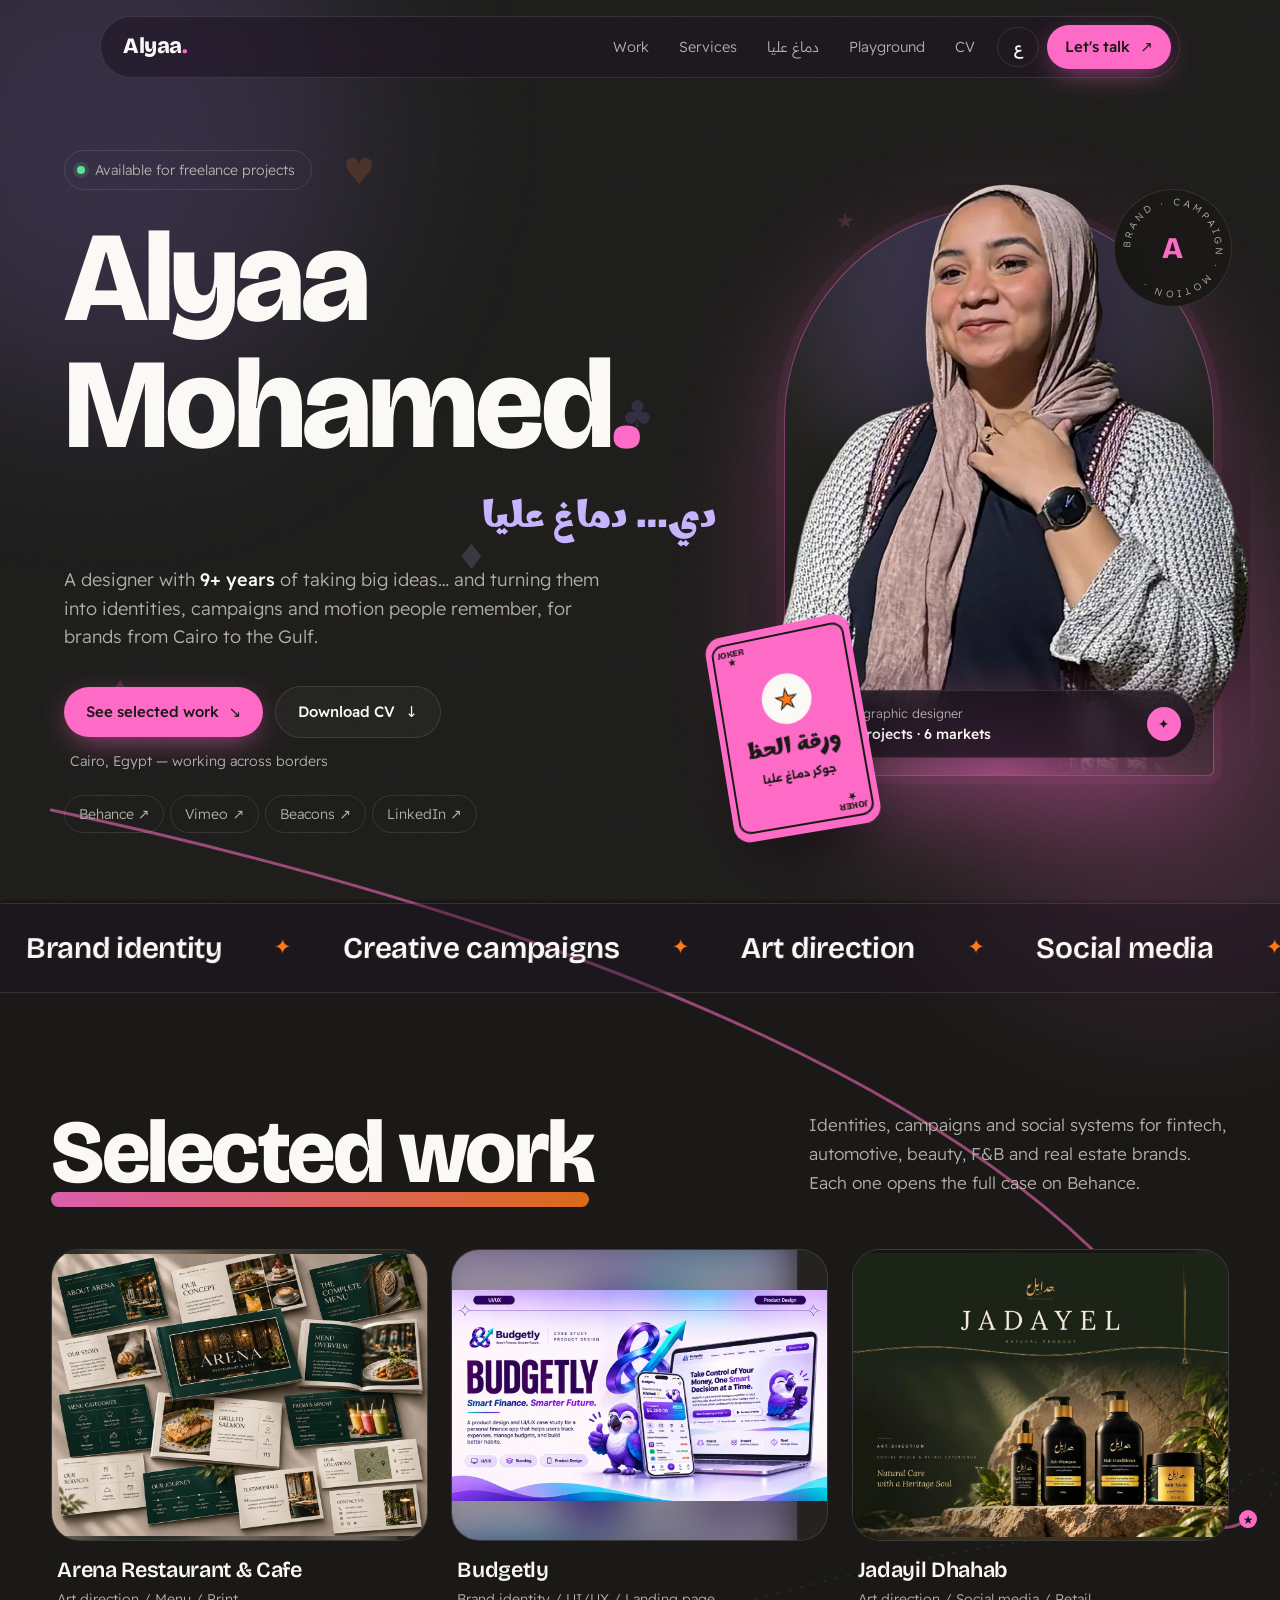
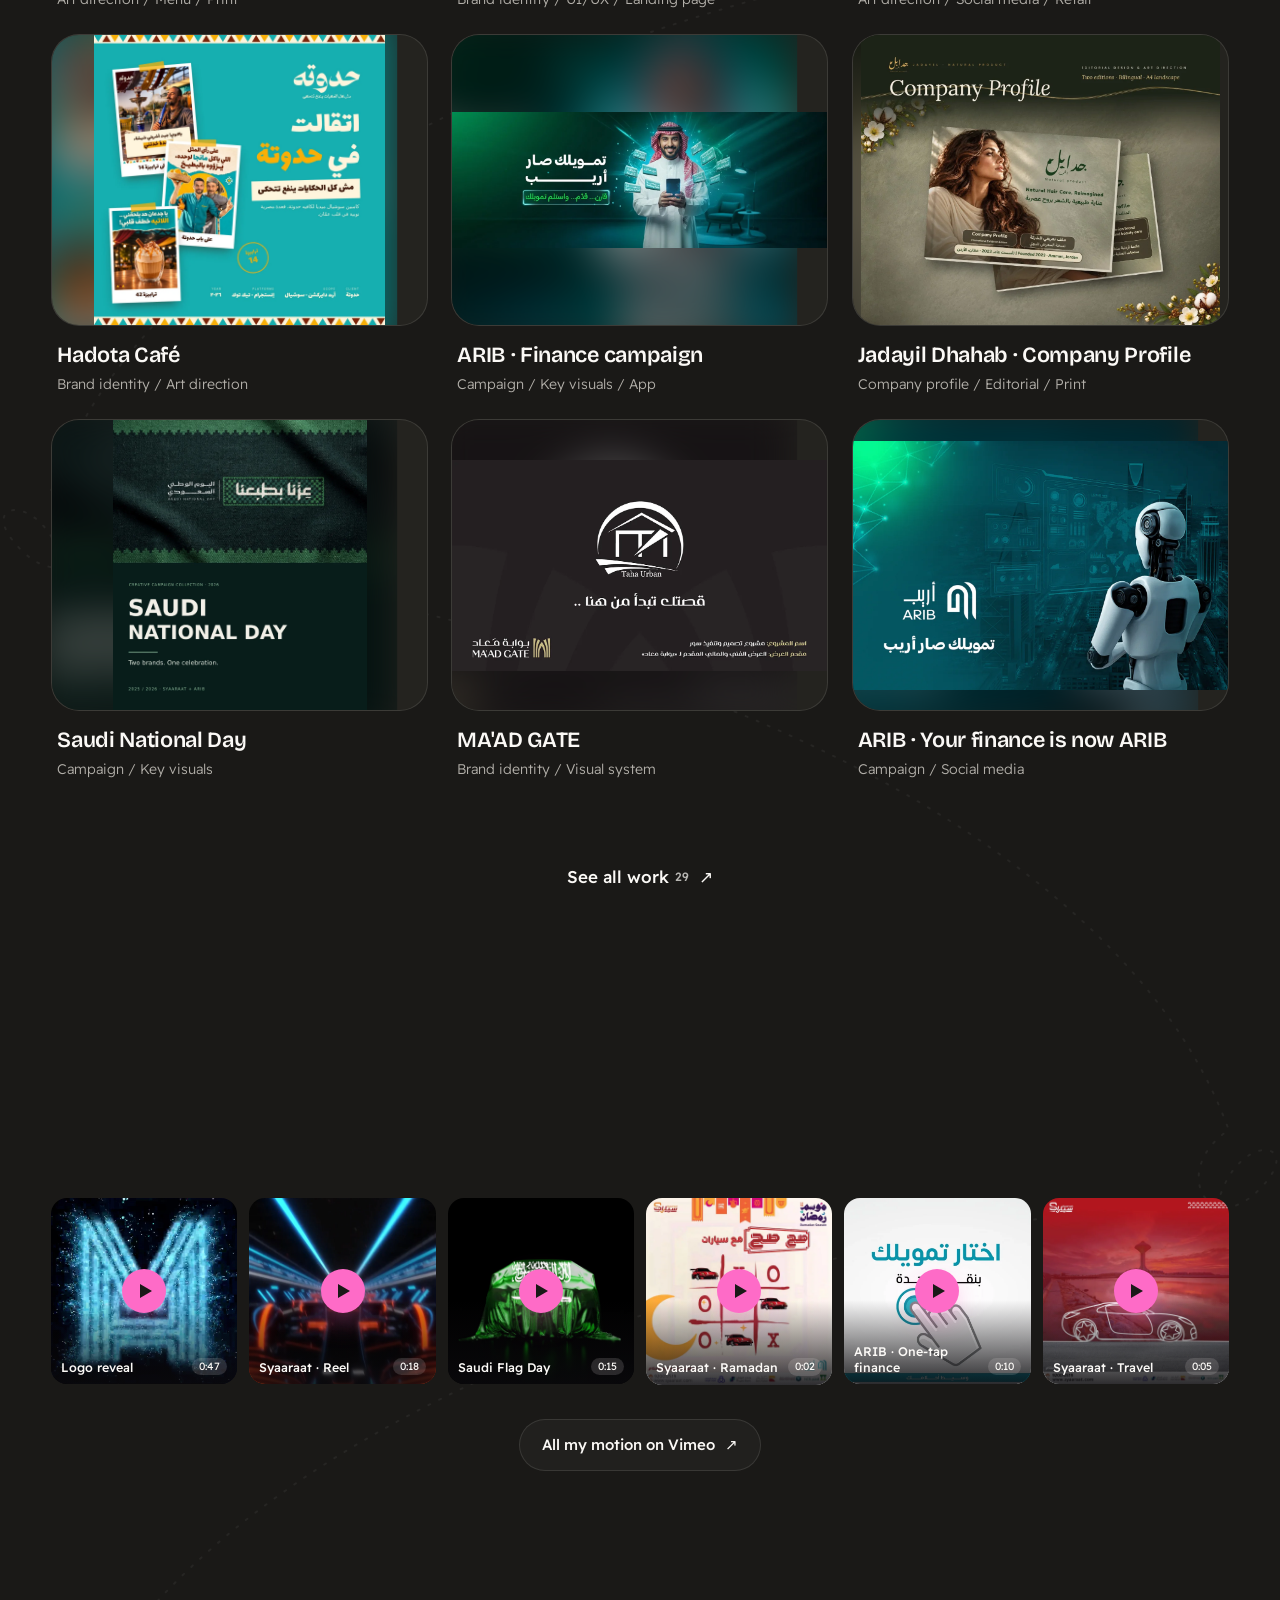
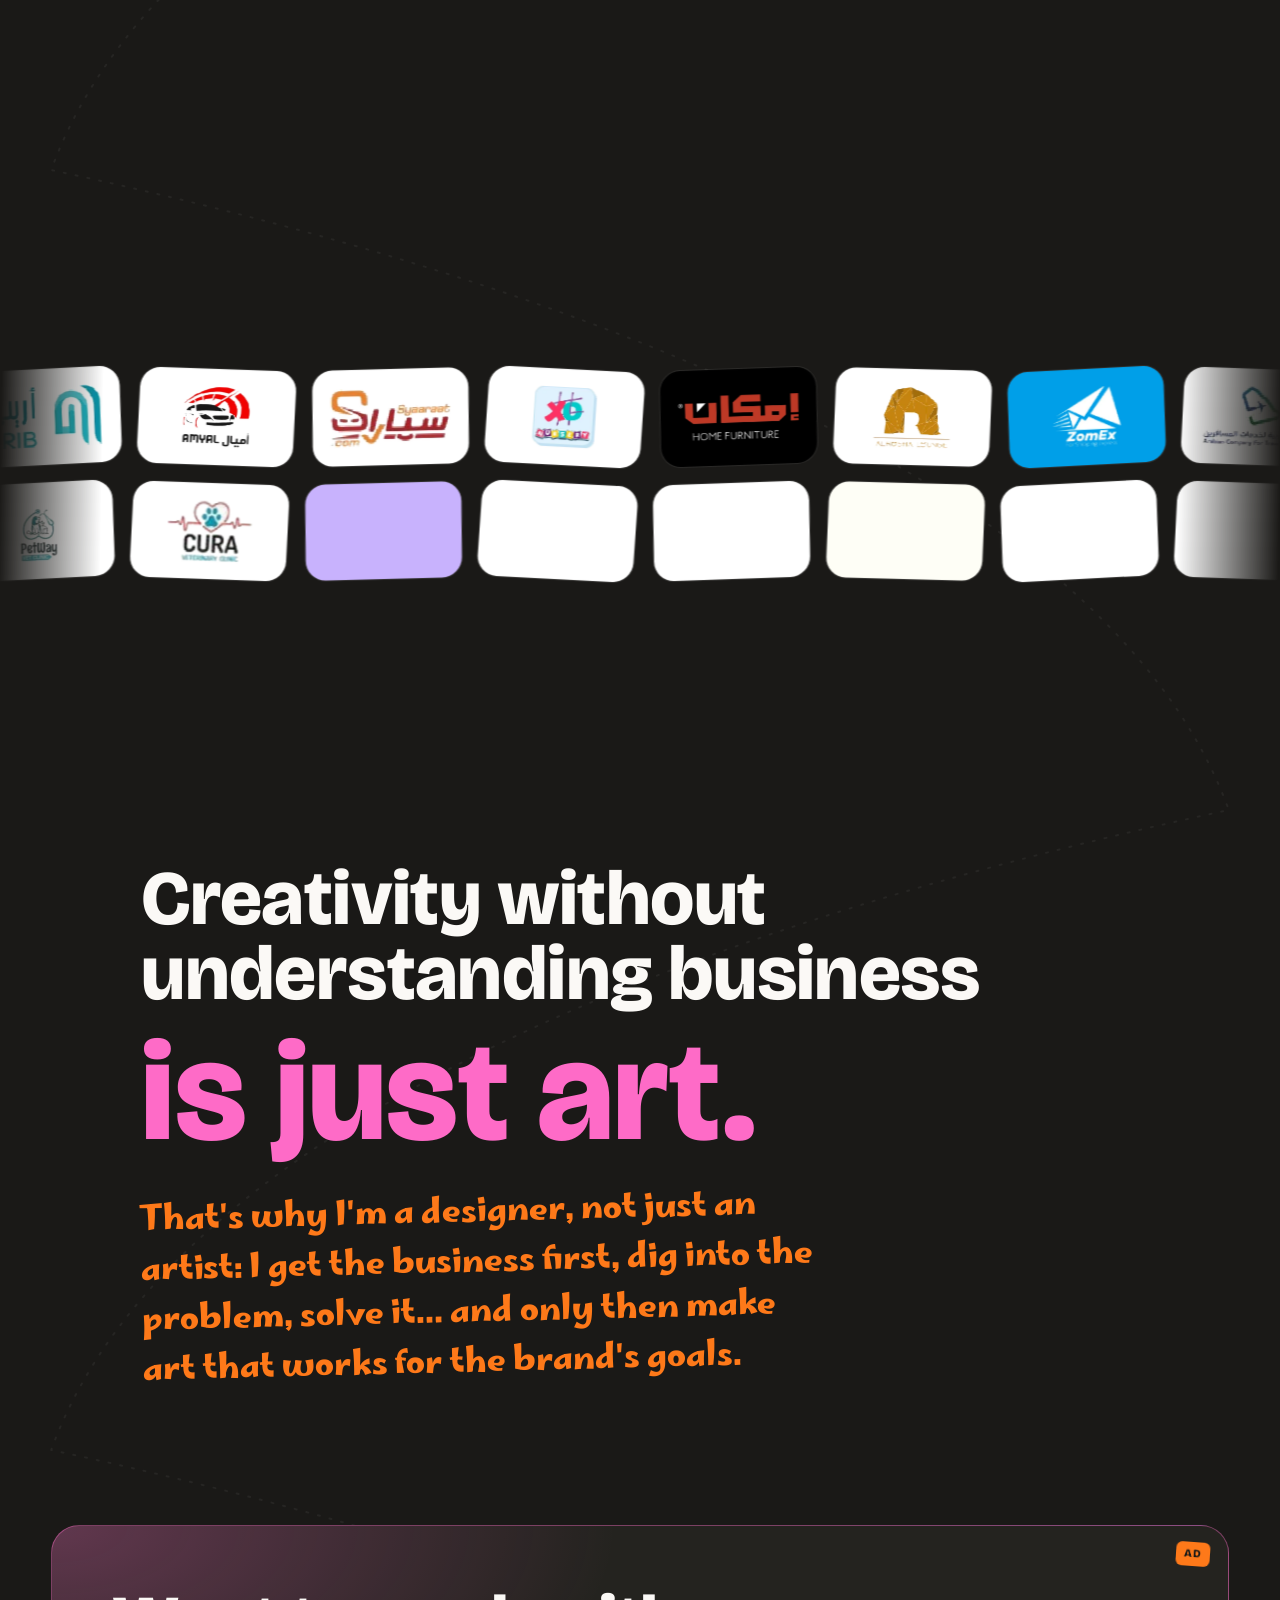
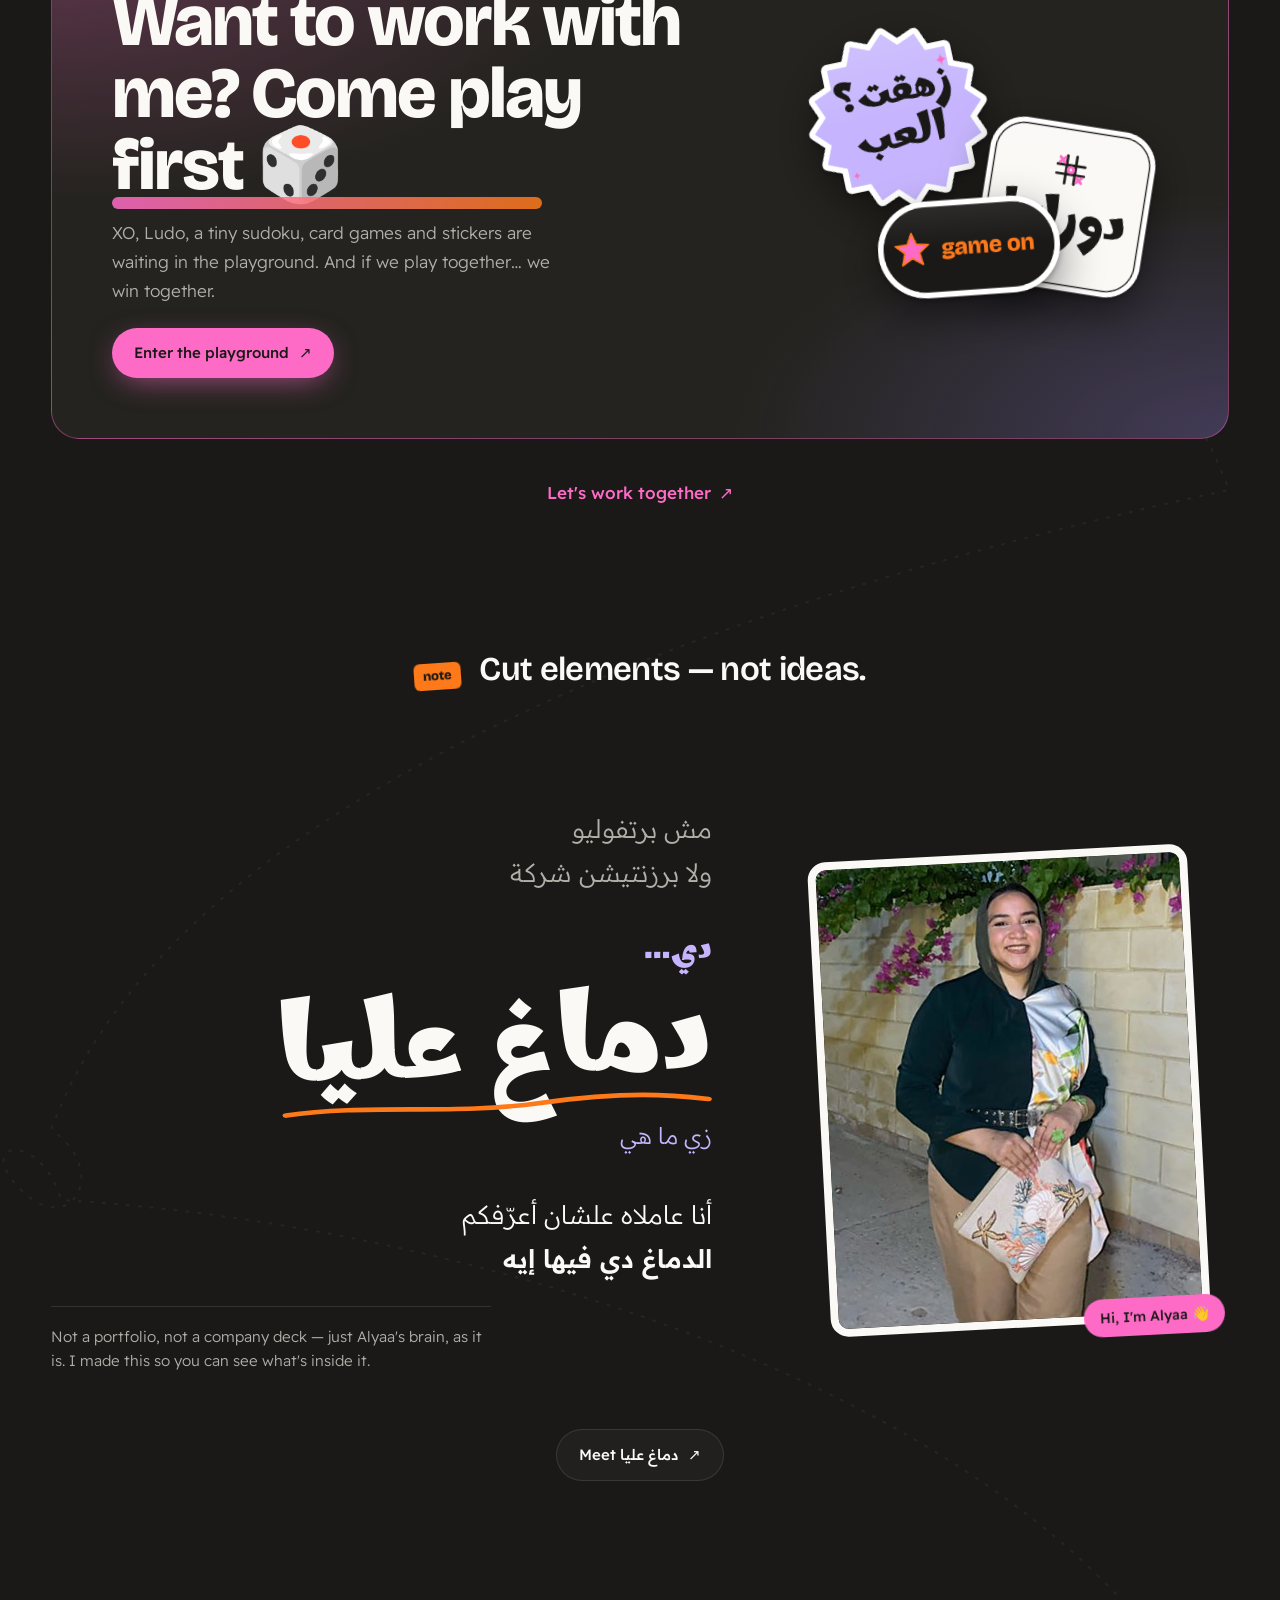
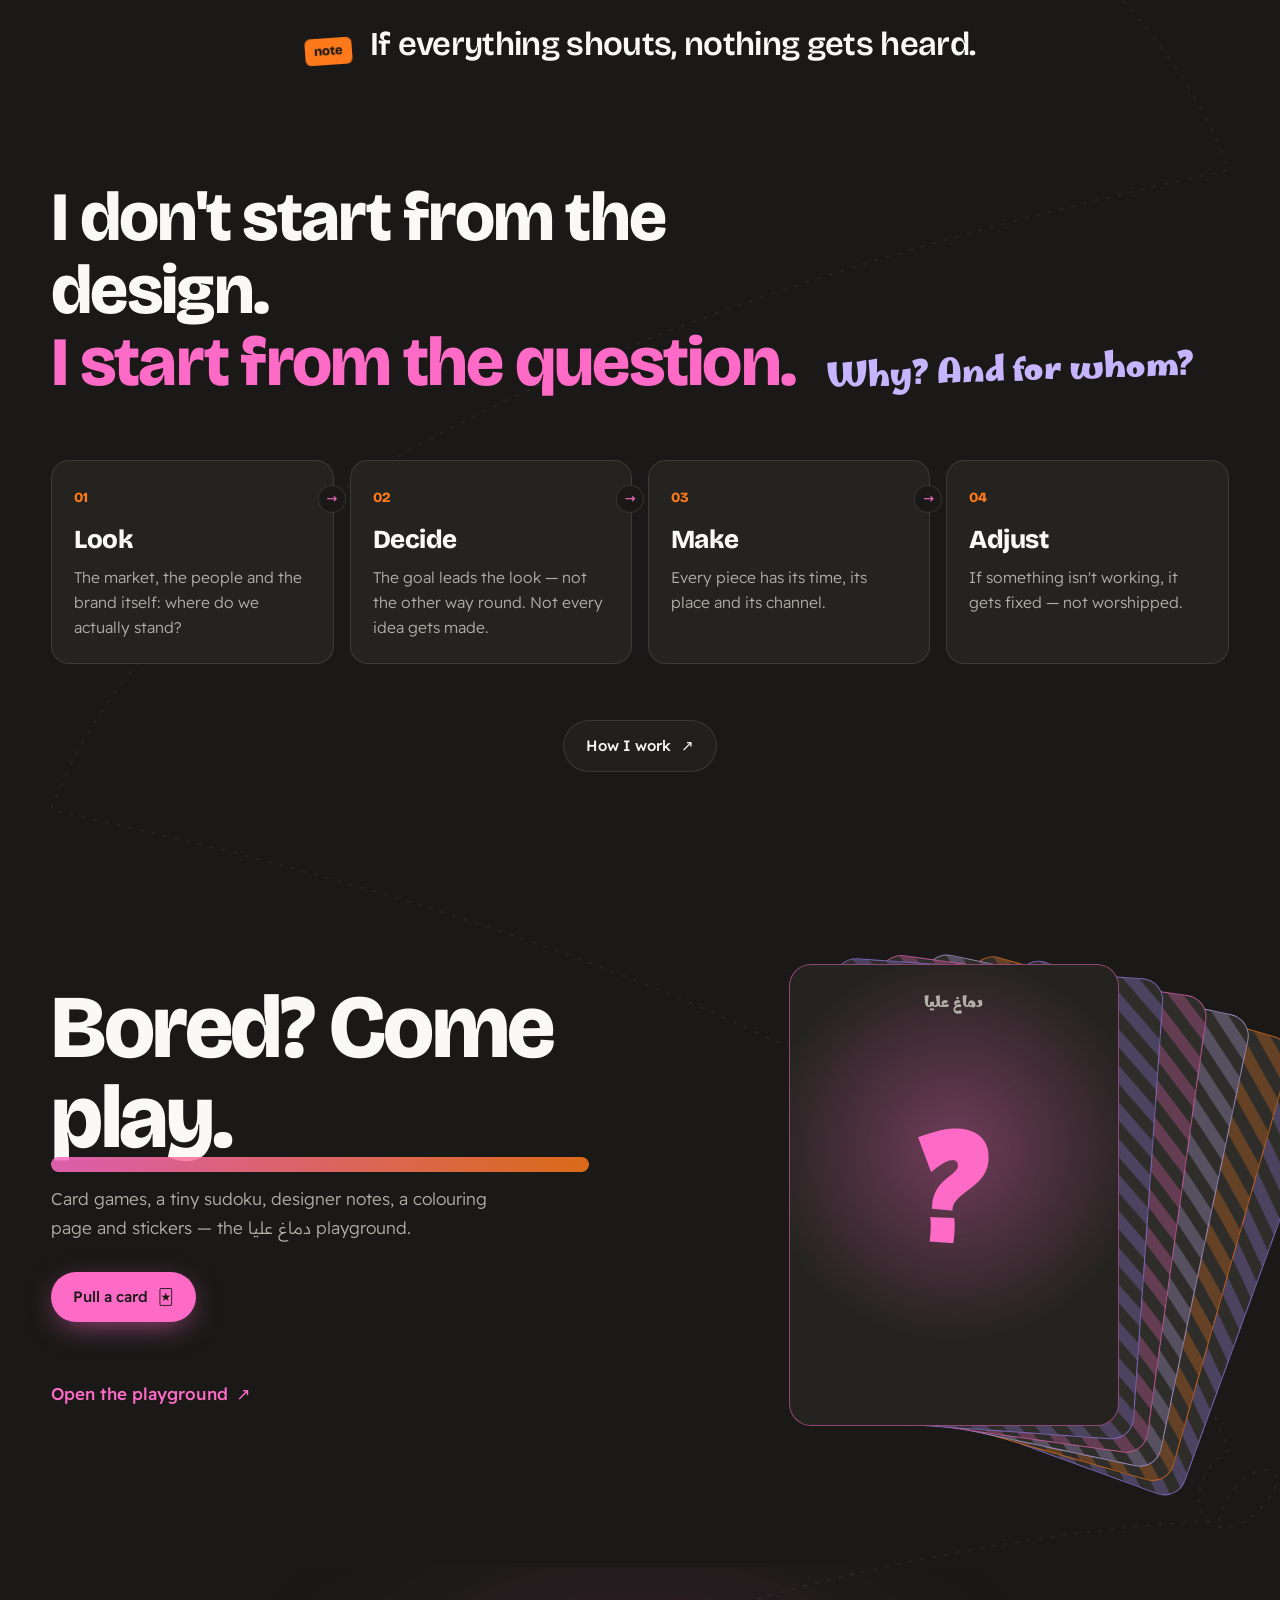
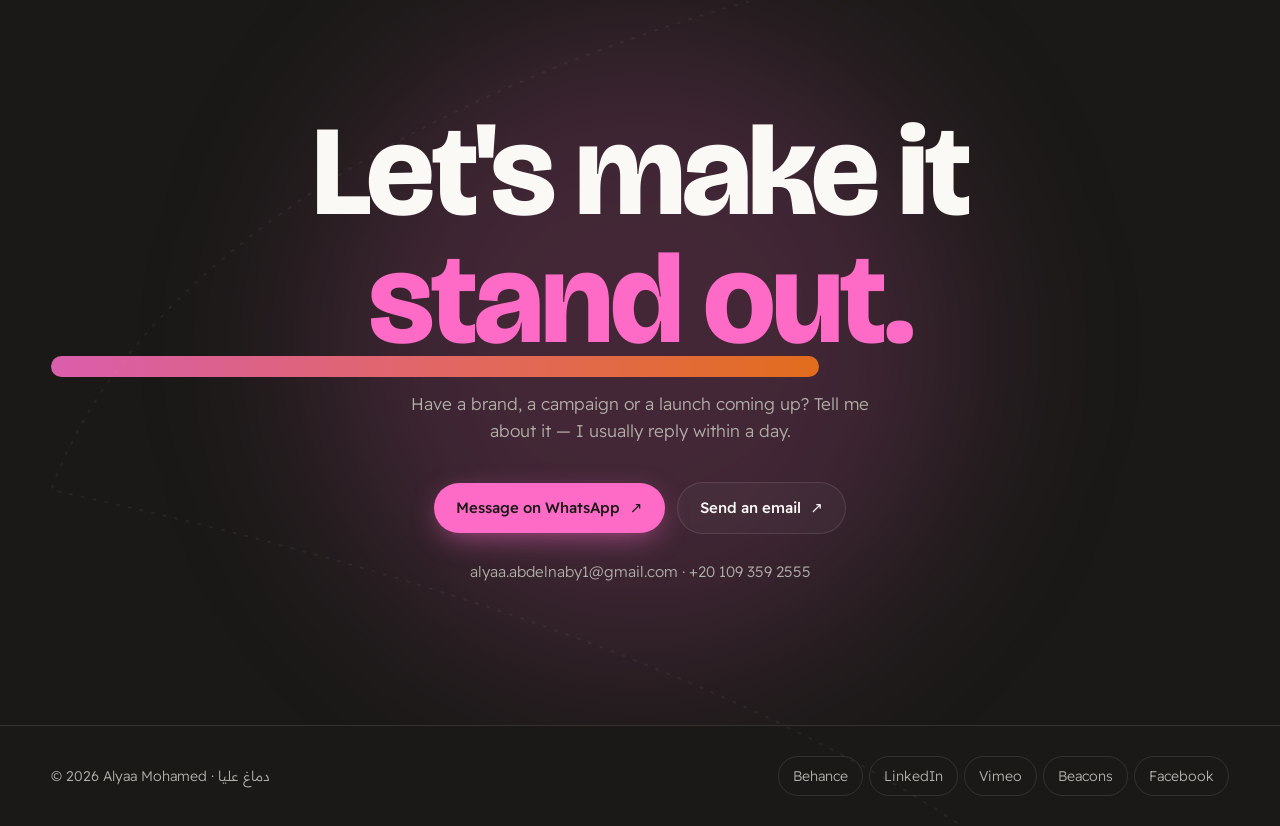
<file: index.html>
<!DOCTYPE html>
<html lang="en" dir="ltr">
<head>
<meta charset="utf-8">
<meta name="viewport" content="width=device-width, initial-scale=1">
<title>Alyaa Mohamed — Senior Graphic Designer</title>
<meta name="description" content="Alyaa Mohamed — senior graphic designer in Cairo. Brand identities, campaigns, social media and motion for brands across MENA.">
<meta property="og:title" content="Alyaa Mohamed — دماغ عليا">
<meta property="og:description" content="Alyaa Mohamed — senior graphic designer in Cairo. Brand identities, campaigns, social media and motion for brands across MENA.">
<meta property="og:image" content="https://alyaa-mohamed.github.io/Dmaa8_3alyaa/assets/img/og-share.jpg?v=2">
<meta property="og:image:width" content="1200">
<meta property="og:image:height" content="630">
<meta property="og:type" content="website">
<meta property="og:url" content="https://alyaa-mohamed.github.io/Dmaa8_3alyaa/">
<meta name="twitter:card" content="summary_large_image">
<meta name="twitter:image" content="https://alyaa-mohamed.github.io/Dmaa8_3alyaa/assets/img/og-share.jpg?v=2">
<meta name="theme-color" content="#1a1917">
<link rel="icon" href="data:image/svg+xml,%3Csvg xmlns='http://www.w3.org/2000/svg' viewBox='0 0 64 64'%3E%3Crect width='64' height='64' rx='16' fill='%231a1917'/%3E%3Ctext x='32' y='44' text-anchor='middle' font-family='Arial' font-weight='900' font-size='36' fill='%23fe6bc7'%3EA%3C/text%3E%3C/svg%3E">
<link rel="preconnect" href="https://fonts.googleapis.com">
<link rel="preconnect" href="https://fonts.gstatic.com" crossorigin>
<link href="https://fonts.googleapis.com/css2?family=Bricolage+Grotesque:opsz,wght@12..96,400;12..96,600;12..96,800&family=Readex+Pro:wght@300;400;500;600&family=Alexandria:wght@500;700;800&family=Marhey:wght@500;700&display=swap" rel="stylesheet">
<link rel="stylesheet" href="assets/style.css?v=1124n">
</head>
<body class="reveal" data-page="home" data-title="">

<nav class="nav" aria-label="Main">
  <a class="logo" href="index.html">Alyaa<span>.</span></a>
  <div class="nav-links" id="navLinks">
    <a href="work.html" data-nav="work" data-t="nav.work">Work</a>
    <a href="services.html" data-nav="services" data-t="nav.services">Services</a>
    <a href="brain.html" data-nav="brain" data-t="nav.about">دماغ عليا</a>
    <a href="playground.html" data-nav="playground" data-t="nav.play">Playground</a>
    <a href="cv.html" data-nav="cv" data-t="nav.cv">CV</a>
    <a class="nav-mob-cta" href="contact.html" data-t="nav.contact">Contact</a>
  </div>
  <button class="lang" id="lang" aria-label="Switch language">ع</button>
  <a class="btn btn-hot nav-cta" href="contact.html"><span data-t="nav.cta">Let's talk</span> <span class="arrow">↗</span></a>
  <button class="menu-btn" id="menuBtn" aria-expanded="false" aria-controls="navLinks"><span class="sr" data-t="nav.menu">Menu</span><i></i><i></i><i></i></button>
</nav>

<main>
<header class="hero">
  <div class="glow" style="width:520px;height:520px;background:rgba(158,130,254,.18);top:-120px;inset-inline-start:-160px"></div>
  <div class="glow" style="width:460px;height:460px;background:rgba(254,107,199,.16);bottom:-80px;inset-inline-end:-120px"></div>
  <div class="wrap hero-grid">
    <div>
      <div class="status fade"><i></i><span data-t="hero.status">Available for freelance projects</span></div>
      <h1 class="name" aria-label="Alyaa Mohamed">
        <span class="ln"><span id="n1">Alyaa</span></span>
        <span class="ln"><span id="n2">Mohamed<span class="dot">.</span></span></span>
      </h1>
      <p class="tagline-alt fade" dir="auto" data-t="hero.alt">دي… دماغ عليا</p>
      <p class="hero-copy fade" data-t="hero.copy" data-html>Senior graphic designer with <b>9+ years</b> turning ambitious ideas into brand identities, campaigns and motion-led stories for brands across MENA.</p>
      <div class="cta-row fade">
        <a class="btn btn-hot" href="work.html"><span data-t="hero.cta1">See selected work</span> <span class="arrow">↘</span></a>
        <a class="btn btn-ghost" href="assets/Alyaa-Mohamed-CV.pdf" target="_blank" rel="noopener"><span data-t="hero.cv">Download CV</span> <span>↓</span></a>
        <span class="loc" data-t="hero.loc">Cairo, Egypt — working across borders</span>
      </div>
      <div class="hero-links fade">
        <a href="https://www.behance.net/AlyaaMohamed" target="_blank" rel="noopener">Behance ↗</a>
        <a href="https://vimeo.com/user181852872" target="_blank" rel="noopener">Vimeo ↗</a>
        <a href="https://beacons.ai/alyaamohamed" target="_blank" rel="noopener">Beacons ↗</a>
        <a href="https://www.linkedin.com/in/alyaamohamed1/" target="_blank" rel="noopener">LinkedIn ↗</a>
      </div>
    </div>
    <div class="arch-wrap">
      <div class="arch" id="arch"></div>
      <div class="arch-tag static"><span><small id="archTop"></small><b id="archName"></b></span><span class="go">✦</span></div>
      <div class="stamp" aria-hidden="true">
        <svg viewBox="0 0 120 120"><defs><path id="c" d="M60,60 m-44,0 a44,44 0 1,1 88,0 a44,44 0 1,1 -88,0"/></defs>
          <text fill="#b2afa9" font-size="10" font-family="Readex Pro" letter-spacing="3.4"><textPath href="#c">BRAND · CAMPAIGN · MOTION · </textPath></text></svg>
        <em>A</em>
      </div>
    </div>
  </div>
</header>
<div class="marquee" aria-hidden="true"><div class="track" id="track"></div></div>
<section id="work" class="wk-sec">
  <div class="wrap">
    <div class="head wk-head">
      <h2 class="h2" data-t="work.title">Selected work</h2>
      <p class="lede" data-t="work.lede"></p>
    </div>
    <div class="grid wk-grid" id="featured"></div>
    <div class="more-row wk-more"><a class="btn" href="work.html"><span data-t="home.all"></span> <sup class="wk-count"></sup> <span class="arrow">↗</span></a></div>
  </div>
</section>

<section id="motion" class="motion-sec" style="padding-top:0">
  <div class="wrap head">
    <h2 class="h2" data-t="mo.title">Work that moves</h2>
    <p class="lede" data-t="mo.lede"></p>
  </div>
  <div class="wrap"><div class="mo-grid" id="motion-grid"></div>
    <div class="more-row" style="position:static"><a class="btn btn-ghost" id="vimeoAll" href="https://vimeo.com/user181852872" target="_blank" rel="noopener"><span data-t="mo.all"></span> <span class="arrow">↗</span></a></div>
  </div>
</section>

<section id="clients" class="clients" style="padding-top:0">
  <div class="wrap head">
    <h2 class="h2" data-t="cl.title">Brands that trusted me with their look</h2>
    <p class="lede" data-t="cl.lede"></p>
  </div>
  <div class="cl-rows" id="clients-rows"></div>
</section>

<section class="manifesto" aria-labelledby="mf-q">
  <div class="wrap">
    <blockquote class="mf-q" id="mf-q">
      <p class="mf-l1" data-t="mf.l1">Creativity without understanding business</p>
      <p class="mf-l2" data-t="mf.l2">is just art.</p>
    </blockquote>
    <p class="mf-me" data-t="mf.me">And I'm not just an artist. I'm a designer: I understand, I analyze, I solve.</p>
  </div>
</section>

<section id="play-ad" style="padding-top:0">
  <div class="wrap">
    <a class="ad" href="playground.html">
      <div class="ad-copy">
        <h2 class="h2 ad-title" data-t="ad.title"></h2>
        <p class="lede" data-t="ad.copy"></p>
        <div class="cta-row">
          <span class="btn btn-hot"><span data-t="ad.go"></span> <span class="arrow">↗</span></span>
        </div>
      </div>
      <div class="ad-stk" id="adStk" aria-hidden="true"></div>
    </a>
    <div class="ad-work"><a class="link-more" href="contact.html"><span data-t="ad.work"></span> <span class="arrow">↗</span></a></div>
  </div>
</section>

<div class="trick"><div class="wrap"><span class="trick-tag">note</span><p dir="auto" data-t="trick.2">Cut elements — not ideas.</p></div></div>
<section id="about" style="padding-top:0">
  <div class="wrap">
    <div class="brain-intro">
      <div class="poem-wrap">
      <div class="poem" dir="rtl" lang="ar">
        <p class="p-not">مش برتفوليو<br>ولا برزنتيشن شركة</p>
        <p class="p-q">دي…</p>
        <p class="mark">دماغ عليا<svg viewBox="0 0 300 24" preserveAspectRatio="none" aria-hidden="true"><path d="M4 16 C 60 6, 120 22, 180 12 S 270 8, 296 14" fill="none" stroke="#fe7919" stroke-width="5" stroke-linecap="round"/></svg></p>
        <p class="p-after">زي ما هي</p>
        <p class="p-why">أنا عاملاه علشان أعرّفكم<br><b>الدماغ دي فيها إيه</b></p>
      </div>
      <p class="brain-en" lang="en" dir="ltr" data-t="brain.en"></p>
      </div>
      <figure class="frame"><img src="assets/img/alyaa-green.jpg" alt="Alyaa Mohamed" width="676" height="844" loading="lazy"><figcaption data-t="about.cap">Hi, I'm Alyaa 👋</figcaption></figure>
    </div>
  </div>
  <div class="wrap more-row"><a class="btn btn-ghost" href="brain.html"><span data-t="home.brain.cta"></span> <span class="arrow">↗</span></a></div>
</section>
<div class="trick" aria-hidden="false"><div class="wrap"><span class="trick-tag">note</span><p dir="auto" data-t="trick.1">If everything shouts, nothing gets heard.</p></div></div>
<section id="process" style="padding-top:0">
  <div class="wrap">
    <div class="proc-head">
      <p class="proc-big" data-t="proc.big" data-html>I don't start from the design.<br><span>I start from the question.</span></p>
      <p class="proc-q" dir="auto" data-t="proc.q">Why? And for whom?</p>
    </div>
    <ol class="steps" id="steps"></ol>
    <div class="diff" hidden>
      <h3 class="diff-title" data-t="diff.title">What the market sells — and what دماغ عليا brings</h3>
      <div class="diff-grid" id="diff"></div>
      <p class="diff-note" data-t="diff.note">One way of thinking that a whole team can work with — that's where this is heading.</p>
    </div>
  </div>
<div class="wrap more-row"><a class="btn btn-ghost" href="services.html"><span data-t="home.proc.cta"></span> <span class="arrow">↗</span></a></div>
</section>
<section id="game" style="padding-top:clamp(20px,4vw,60px)">
  <div class="wrap game">
    <div>
      <h2 class="h2" data-t="home.play.title"></h2>
      <p class="lede" data-t="home.play.copy">I love card games — so here's one. No right answers. Pull a card, think for a second, and send me what you'd pick.</p>
      <div class="game-ctrl">
        <button class="btn btn-hot" id="draw"><span data-t="game.draw">Pull a card</span> <span aria-hidden="true">🃏</span></button>
        <a class="btn btn-ghost" id="answer" target="_blank" rel="noopener" hidden><span data-t="game.answer">Send me your answer</span> <span class="arrow">↗</span></a>
      </div>
      <p class="game-count" id="gameCount" aria-live="polite"></p>
      <a class="link-more" href="playground.html"><span data-t="home.play.cta"></span> <span class="arrow">↗</span></a>
    </div>
    <div class="deck" id="deck" aria-live="polite">
      <div class="fan" aria-hidden="true">
        <span class="gcard back bk" style="--i:5;--c:var(--purple)"><i>♣</i></span>
        <span class="gcard back bk" style="--i:4;--c:var(--orange)"><i>♦</i></span>
        <span class="gcard back bk" style="--i:3;--c:var(--lilac)"><i>♠</i></span>
        <span class="gcard back bk" style="--i:2;--c:var(--pink)"><i>♥</i></span>
        <span class="gcard back bk" style="--i:1;--c:var(--purple)"><i>★</i></span>
      </div>
      <button class="gcard flip" id="topCard" aria-label="Pull a card">
        <span class="face front"><span class="mark-sm">دماغ عليا</span><span class="qm">?</span></span>
        <span class="face qface"><span class="qnum" id="qNum"></span><span class="qtext" id="qText"></span><span class="mark-sm">دماغ عليا</span></span>
      </button>
    </div>
  </div>
</section>
<section id="contact" class="contact">
  <div class="glow" style="width:640px;height:640px;background:rgba(254,107,199,.18);left:50%;top:50%;transform:translate(-50%,-50%)"></div>
  <div class="wrap">
    <h2 class="h2" data-t="contact.title" data-html>Let's make it<br><span class="o">stand out.</span></h2>
    <p data-t="contact.copy">Have a brand, a campaign or a launch coming up? Tell me about it — I usually reply within a day.</p>
    <div class="cta-row">
      <a class="btn btn-hot" href="https://wa.me/201093592555" target="_blank" rel="noopener"><span data-t="contact.wa">Message on WhatsApp</span> <span class="arrow">↗</span></a>
      <a class="btn btn-ghost" href="mailto:alyaa.abdelnaby1@gmail.com"><span data-t="contact.mail">Send an email</span> <span class="arrow">↗</span></a>
    </div>
    <a class="mail" href="mailto:alyaa.abdelnaby1@gmail.com">alyaa.abdelnaby1@gmail.com · +20 109 359 2555</a>
  </div>
</section>
</main>

<footer>
  <div class="wrap foot">
    <span>© <span id="yr"></span> Alyaa Mohamed · <span dir="rtl">دماغ عليا</span></span>
    <div class="socials">
      <a href="https://www.behance.net/AlyaaMohamed" target="_blank" rel="noopener">Behance</a>
      <a href="https://www.linkedin.com/in/alyaamohamed1/" target="_blank" rel="noopener">LinkedIn</a>
      <a href="https://vimeo.com/user181852872" target="_blank" rel="noopener">Vimeo</a>
      <a href="https://beacons.ai/alyaamohamed" target="_blank" rel="noopener">Beacons</a>
      <a href="https://www.facebook.com/AlyaaMohamedA" target="_blank" rel="noopener">Facebook</a>
    </div>
  </div>
</footer>

<script src="assets/data.js?v=1124n"></script>
<script src="assets/i18n.js?v=1124n"></script>
<script src="assets/site.js?v=1124n"></script>
<script src="assets/motion.js?v=1124n"></script>
</body>
</html>
</file>
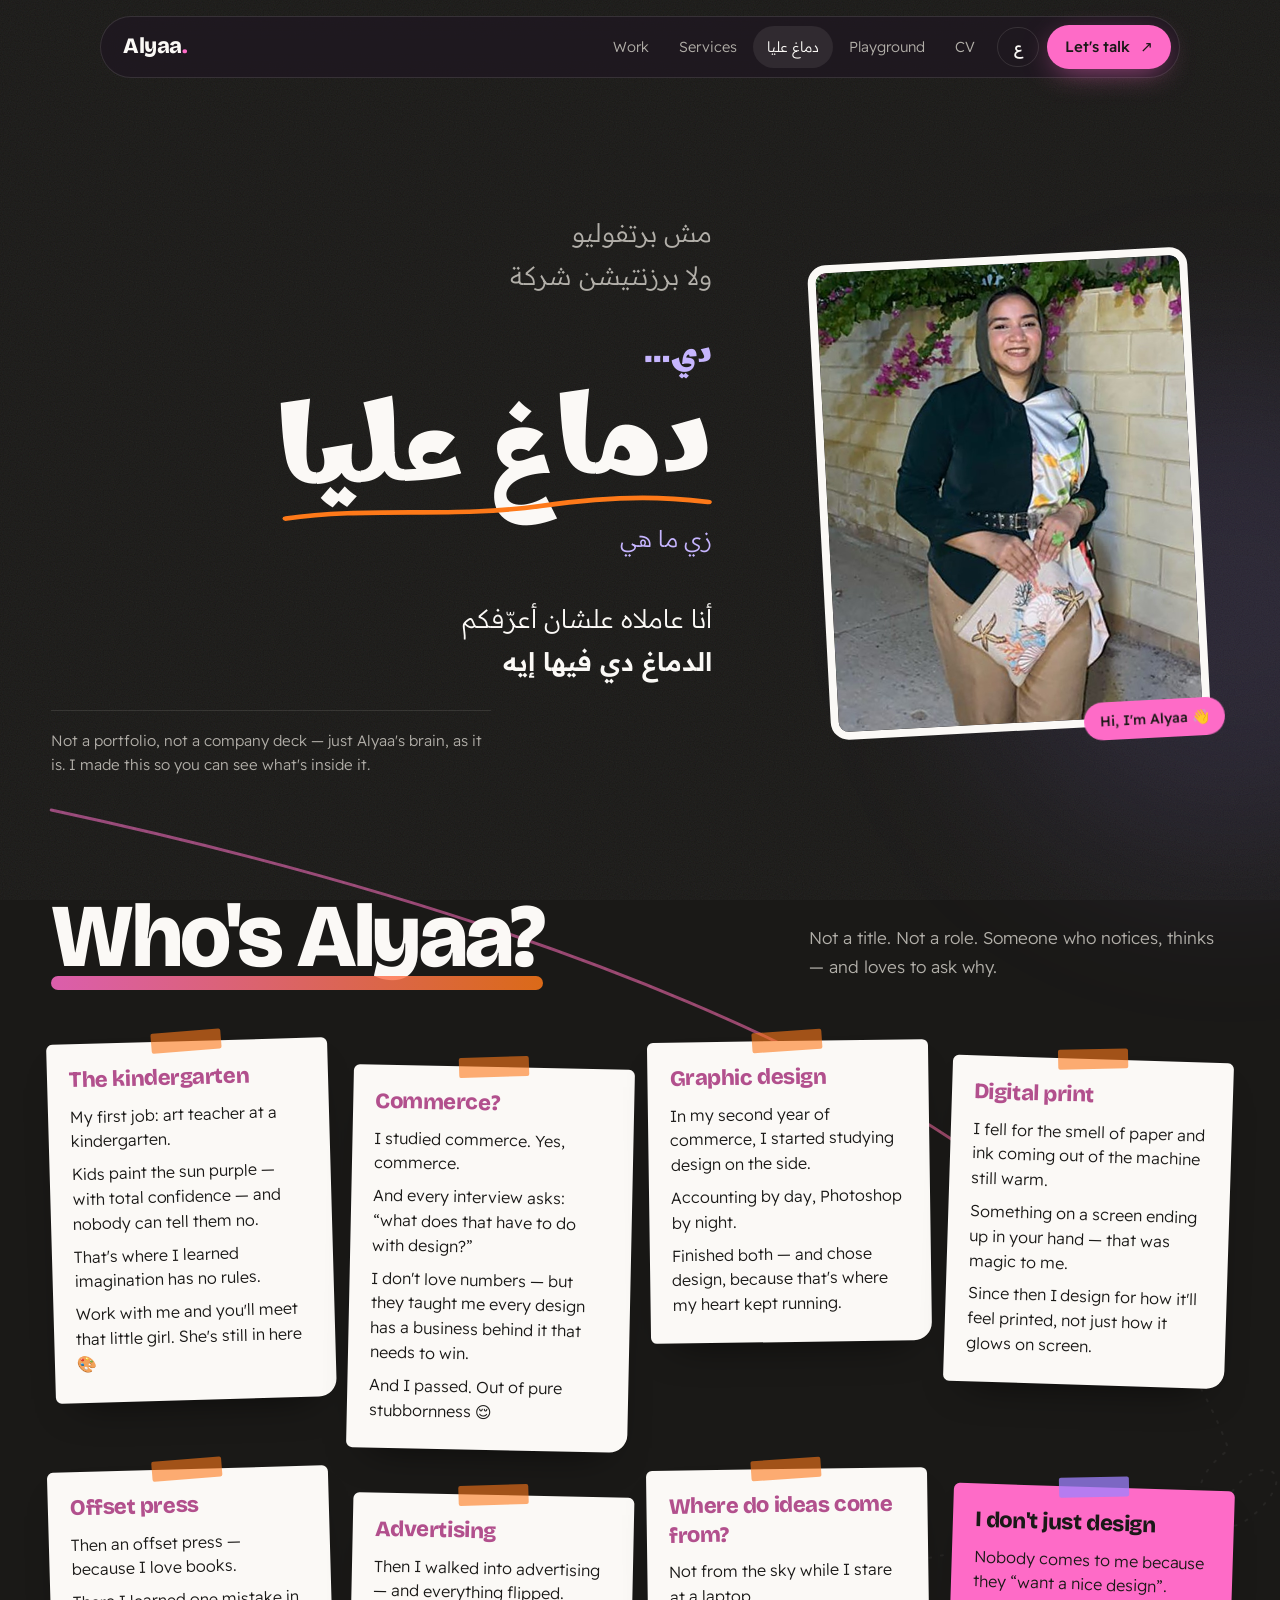
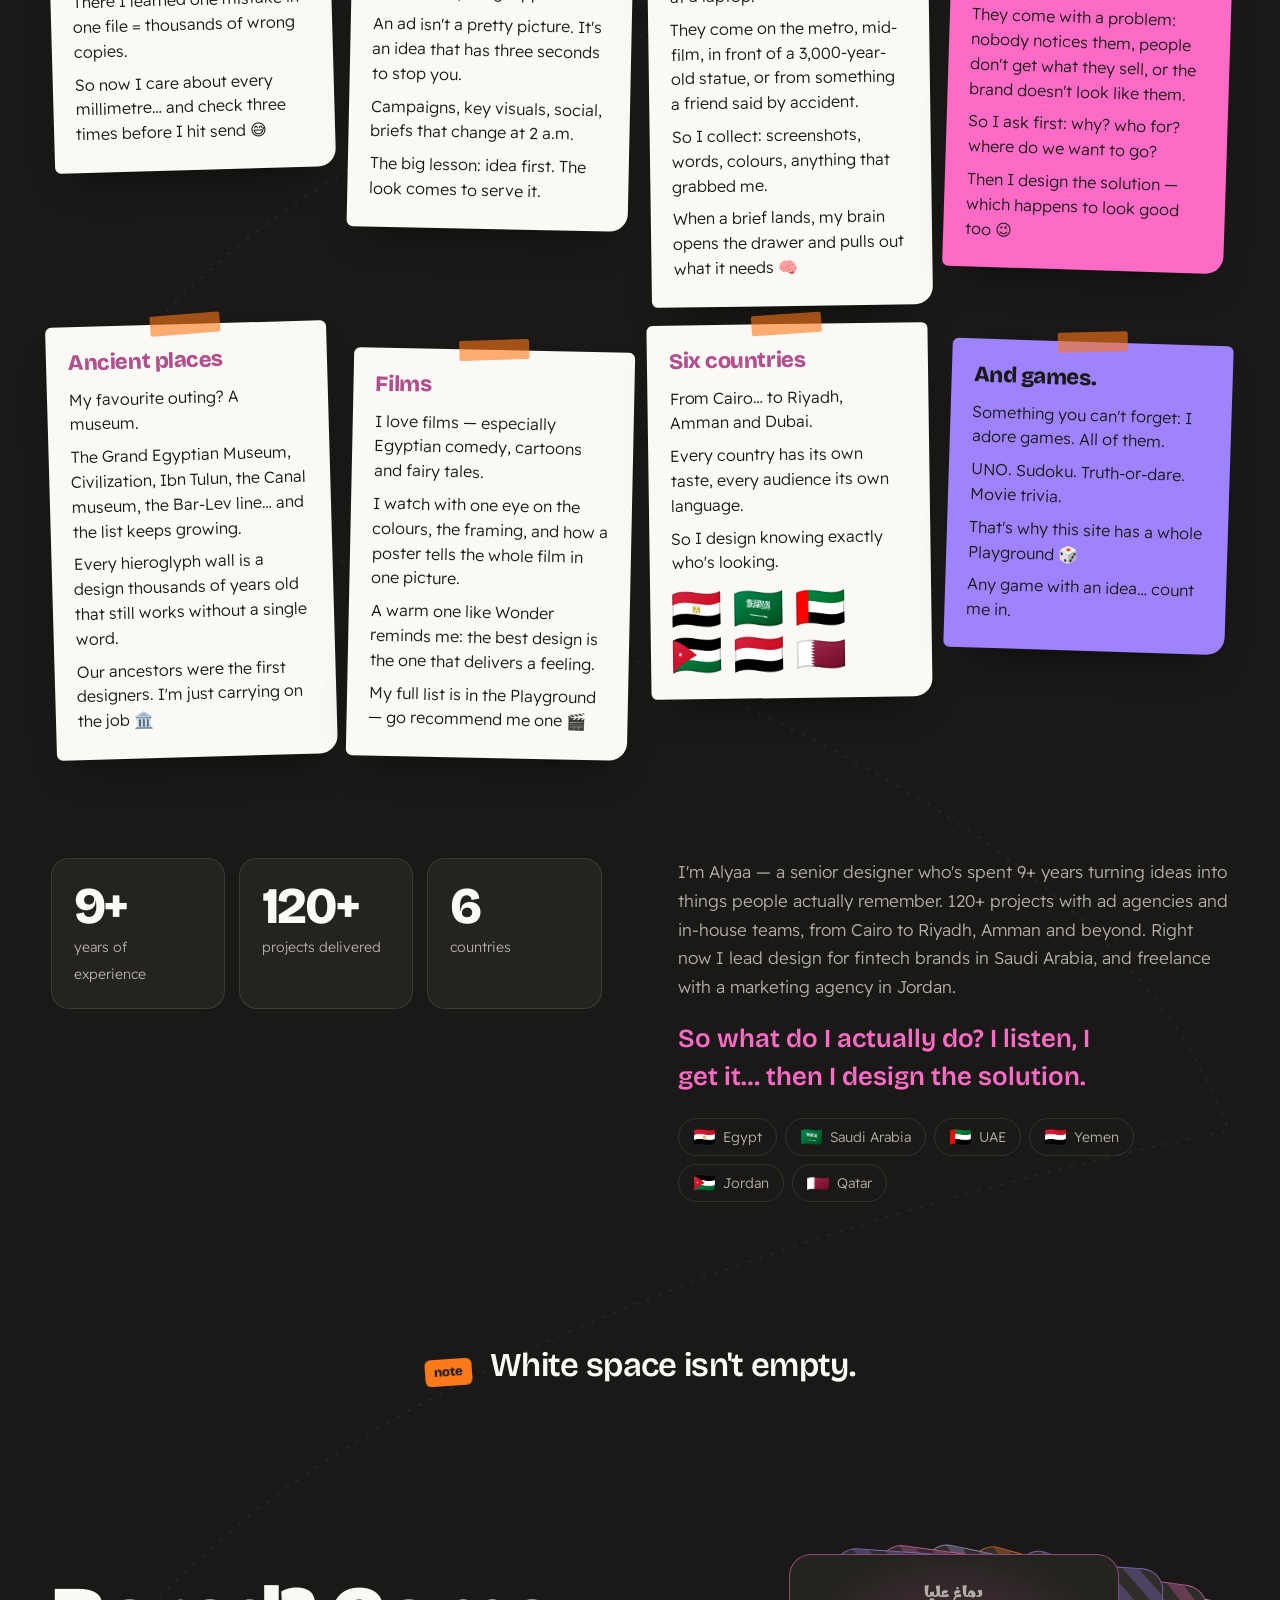
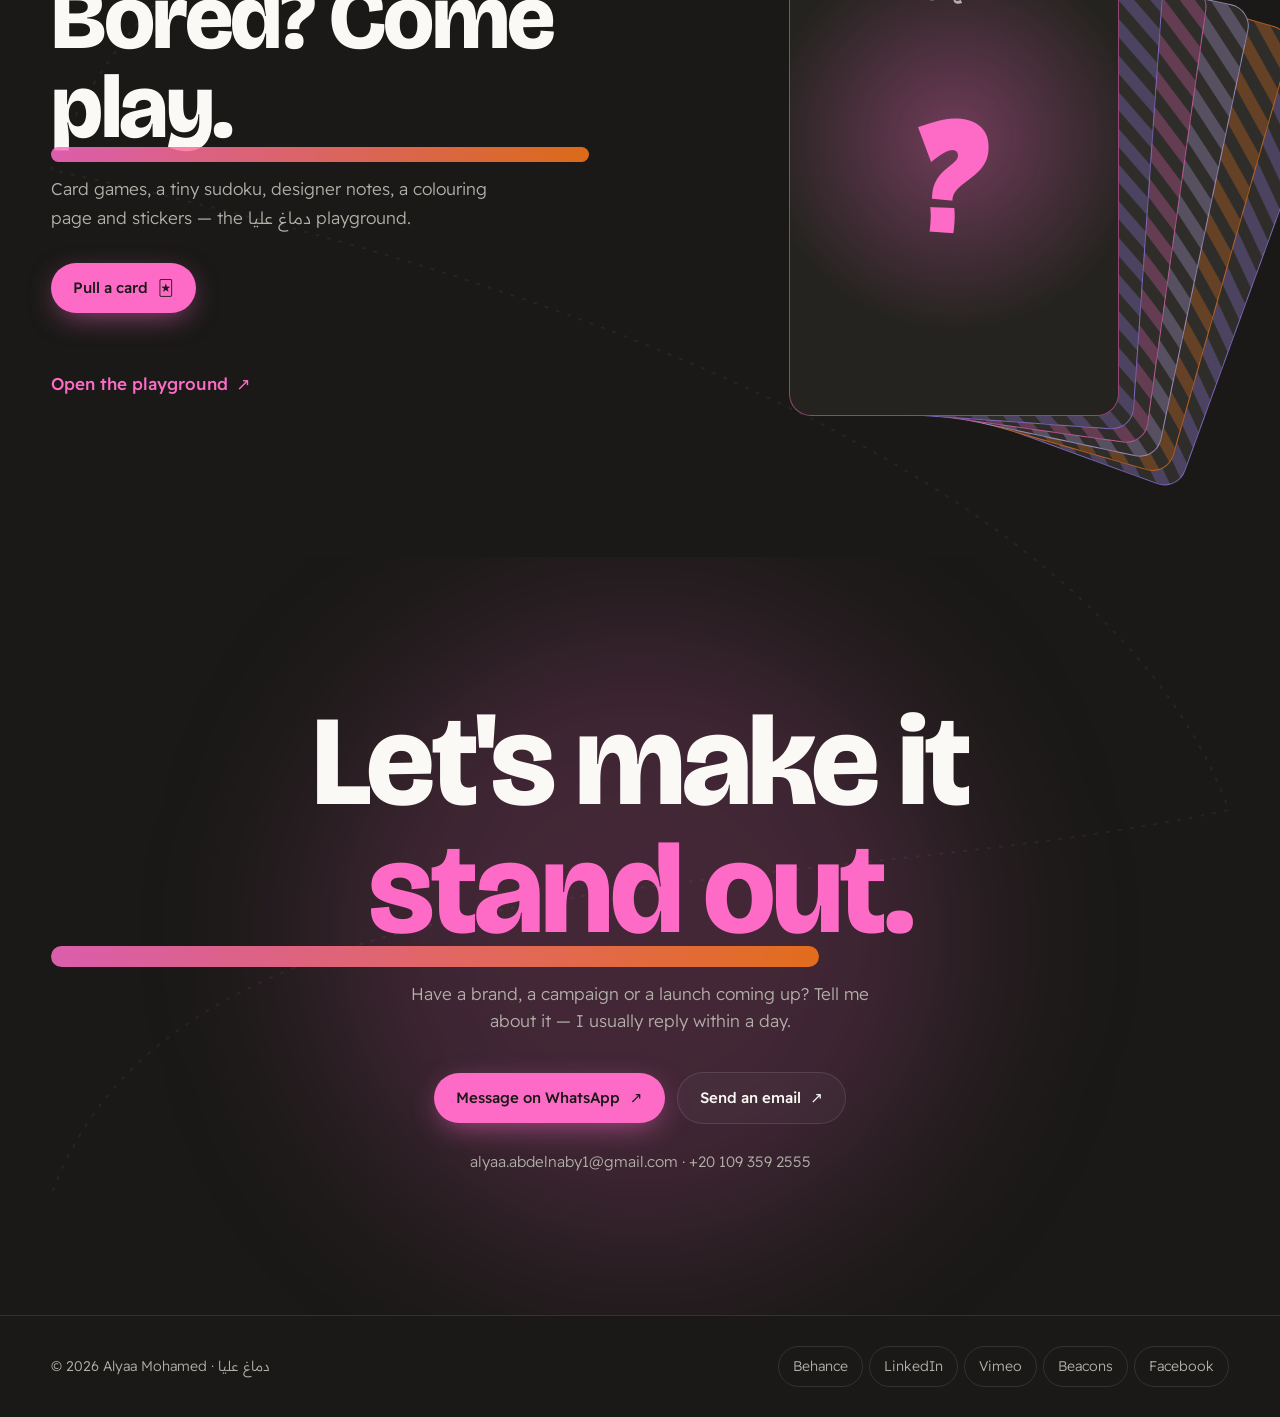
<file: brain.html>
<!DOCTYPE html>
<html lang="en" dir="ltr">
<head>
<meta charset="utf-8">
<meta name="viewport" content="width=device-width, initial-scale=1">
<title>Alyaa Mohamed — Senior Graphic Designer</title>
<meta name="description" content="دماغ عليا — who Alyaa is, where her way of thinking comes from.">
<meta property="og:title" content="Alyaa Mohamed — دماغ عليا">
<meta property="og:description" content="دماغ عليا — who Alyaa is, where her way of thinking comes from.">
<meta property="og:image" content="https://alyaa-mohamed.github.io/Dmaa8_3alyaa/assets/img/og-share.jpg?v=2">
<meta property="og:image:width" content="1200">
<meta property="og:image:height" content="630">
<meta property="og:type" content="website">
<meta property="og:url" content="https://alyaa-mohamed.github.io/Dmaa8_3alyaa/brain.html">
<meta name="twitter:card" content="summary_large_image">
<meta name="twitter:image" content="https://alyaa-mohamed.github.io/Dmaa8_3alyaa/assets/img/og-share.jpg?v=2">
<meta name="theme-color" content="#1a1917">
<link rel="icon" href="data:image/svg+xml,%3Csvg xmlns='http://www.w3.org/2000/svg' viewBox='0 0 64 64'%3E%3Crect width='64' height='64' rx='16' fill='%231a1917'/%3E%3Ctext x='32' y='44' text-anchor='middle' font-family='Arial' font-weight='900' font-size='36' fill='%23fe6bc7'%3EA%3C/text%3E%3C/svg%3E">
<link rel="preconnect" href="https://fonts.googleapis.com">
<link rel="preconnect" href="https://fonts.gstatic.com" crossorigin>
<link href="https://fonts.googleapis.com/css2?family=Bricolage+Grotesque:opsz,wght@12..96,400;12..96,600;12..96,800&family=Readex+Pro:wght@300;400;500;600&family=Alexandria:wght@500;700;800&family=Marhey:wght@500;700&display=swap" rel="stylesheet">
<link rel="stylesheet" href="assets/style.css?v=1124n">
</head>
<body class="reveal" data-page="brain" data-title="page.brain">

<nav class="nav" aria-label="Main">
  <a class="logo" href="index.html">Alyaa<span>.</span></a>
  <div class="nav-links" id="navLinks">
    <a href="work.html" data-nav="work" data-t="nav.work">Work</a>
    <a href="services.html" data-nav="services" data-t="nav.services">Services</a>
    <a href="brain.html" data-nav="brain" data-t="nav.about">دماغ عليا</a>
    <a href="playground.html" data-nav="playground" data-t="nav.play">Playground</a>
    <a href="cv.html" data-nav="cv" data-t="nav.cv">CV</a>
    <a class="nav-mob-cta" href="contact.html" data-t="nav.contact">Contact</a>
  </div>
  <button class="lang" id="lang" aria-label="Switch language">ع</button>
  <a class="btn btn-hot nav-cta" href="contact.html"><span data-t="nav.cta">Let's talk</span> <span class="arrow">↗</span></a>
  <button class="menu-btn" id="menuBtn" aria-expanded="false" aria-controls="navLinks"><span class="sr" data-t="nav.menu">Menu</span><i></i><i></i><i></i></button>
</nav>

<main>
<div class="page-pad sm"></div>
<section id="about">
  <div class="glow" style="width:500px;height:500px;background:rgba(158,130,254,.12);top:10%;inset-inline-end:-200px"></div>
  <div class="wrap">
    <div class="brain-intro">
      <div class="poem-wrap">
      <div class="poem" dir="rtl" lang="ar">
        <p class="p-not">مش برتفوليو<br>ولا برزنتيشن شركة</p>
        <p class="p-q">دي…</p>
        <p class="mark">دماغ عليا<svg viewBox="0 0 300 24" preserveAspectRatio="none" aria-hidden="true"><path d="M4 16 C 60 6, 120 22, 180 12 S 270 8, 296 14" fill="none" stroke="#fe7919" stroke-width="5" stroke-linecap="round"/></svg></p>
        <p class="p-after">زي ما هي</p>
        <p class="p-why">أنا عاملاه علشان أعرّفكم<br><b>الدماغ دي فيها إيه</b></p>
      </div>
      <p class="brain-en" lang="en" dir="ltr" data-t="brain.en"></p>
      </div>
      <figure class="frame"><img src="assets/img/alyaa-green.jpg" alt="Alyaa Mohamed" width="676" height="844" loading="lazy"><figcaption data-t="about.cap">Hi, I'm Alyaa 👋</figcaption></figure>
    </div>

    <div class="head" style="margin-top:clamp(70px,9vw,120px)">
      <h2 class="h2" data-t="about.title">Who's Alyaa?</h2>
      <p class="lede" data-t="about.lede">Not a title. Not a role. Someone who notices, thinks — and loves to ask why.</p>
    </div>
    <div class="notes" id="notes"></div>

    <div class="about-strip">
      <div class="stats">
        <div class="stat"><b>9+</b><span data-t="about.s1">years of experience</span></div>
        <div class="stat"><b>120+</b><span data-t="about.s3">projects delivered</span></div>
        <div class="stat"><b>6</b><span data-t="about.s2">regional markets</span></div>
      </div>
      <div>
        <p class="about-p" data-t="about.p1"></p>
        <p class="about-q" data-t="about.p2"></p>
        <div class="markets" id="markets"></div>
      </div>
    </div>
  </div>
</section>
<div class="trick"><div class="wrap"><span class="trick-tag">note</span><p dir="auto" data-t="trick.4">White space isn't empty.</p></div></div>
<section id="game" style="padding-top:clamp(20px,4vw,60px)">
  <div class="wrap game">
    <div>
      <h2 class="h2" data-t="home.play.title"></h2>
      <p class="lede" data-t="home.play.copy">I love card games — so here's one. No right answers. Pull a card, think for a second, and send me what you'd pick.</p>
      <div class="game-ctrl">
        <button class="btn btn-hot" id="draw"><span data-t="game.draw">Pull a card</span> <span aria-hidden="true">🃏</span></button>
        <a class="btn btn-ghost" id="answer" target="_blank" rel="noopener" hidden><span data-t="game.answer">Send me your answer</span> <span class="arrow">↗</span></a>
      </div>
      <p class="game-count" id="gameCount" aria-live="polite"></p>
      <a class="link-more" href="playground.html"><span data-t="home.play.cta"></span> <span class="arrow">↗</span></a>
    </div>
    <div class="deck" id="deck" aria-live="polite">
      <div class="fan" aria-hidden="true">
        <span class="gcard back bk" style="--i:5;--c:var(--purple)"><i>♣</i></span>
        <span class="gcard back bk" style="--i:4;--c:var(--orange)"><i>♦</i></span>
        <span class="gcard back bk" style="--i:3;--c:var(--lilac)"><i>♠</i></span>
        <span class="gcard back bk" style="--i:2;--c:var(--pink)"><i>♥</i></span>
        <span class="gcard back bk" style="--i:1;--c:var(--purple)"><i>★</i></span>
      </div>
      <button class="gcard flip" id="topCard" aria-label="Pull a card">
        <span class="face front"><span class="mark-sm">دماغ عليا</span><span class="qm">?</span></span>
        <span class="face qface"><span class="qnum" id="qNum"></span><span class="qtext" id="qText"></span><span class="mark-sm">دماغ عليا</span></span>
      </button>
    </div>
  </div>
</section>
<section id="contact" class="contact">
  <div class="glow" style="width:640px;height:640px;background:rgba(254,107,199,.18);left:50%;top:50%;transform:translate(-50%,-50%)"></div>
  <div class="wrap">
    <h2 class="h2" data-t="contact.title" data-html>Let's make it<br><span class="o">stand out.</span></h2>
    <p data-t="contact.copy">Have a brand, a campaign or a launch coming up? Tell me about it — I usually reply within a day.</p>
    <div class="cta-row">
      <a class="btn btn-hot" href="https://wa.me/201093592555" target="_blank" rel="noopener"><span data-t="contact.wa">Message on WhatsApp</span> <span class="arrow">↗</span></a>
      <a class="btn btn-ghost" href="mailto:alyaa.abdelnaby1@gmail.com"><span data-t="contact.mail">Send an email</span> <span class="arrow">↗</span></a>
    </div>
    <a class="mail" href="mailto:alyaa.abdelnaby1@gmail.com">alyaa.abdelnaby1@gmail.com · +20 109 359 2555</a>
  </div>
</section>
</main>

<footer>
  <div class="wrap foot">
    <span>© <span id="yr"></span> Alyaa Mohamed · <span dir="rtl">دماغ عليا</span></span>
    <div class="socials">
      <a href="https://www.behance.net/AlyaaMohamed" target="_blank" rel="noopener">Behance</a>
      <a href="https://www.linkedin.com/in/alyaamohamed1/" target="_blank" rel="noopener">LinkedIn</a>
      <a href="https://vimeo.com/user181852872" target="_blank" rel="noopener">Vimeo</a>
      <a href="https://beacons.ai/alyaamohamed" target="_blank" rel="noopener">Beacons</a>
      <a href="https://www.facebook.com/AlyaaMohamedA" target="_blank" rel="noopener">Facebook</a>
    </div>
  </div>
</footer>

<script src="assets/data.js?v=1124n"></script>
<script src="assets/i18n.js?v=1124n"></script>
<script src="assets/site.js?v=1124n"></script>
<script src="assets/motion.js?v=1124n"></script>
</body>
</html>
</file>
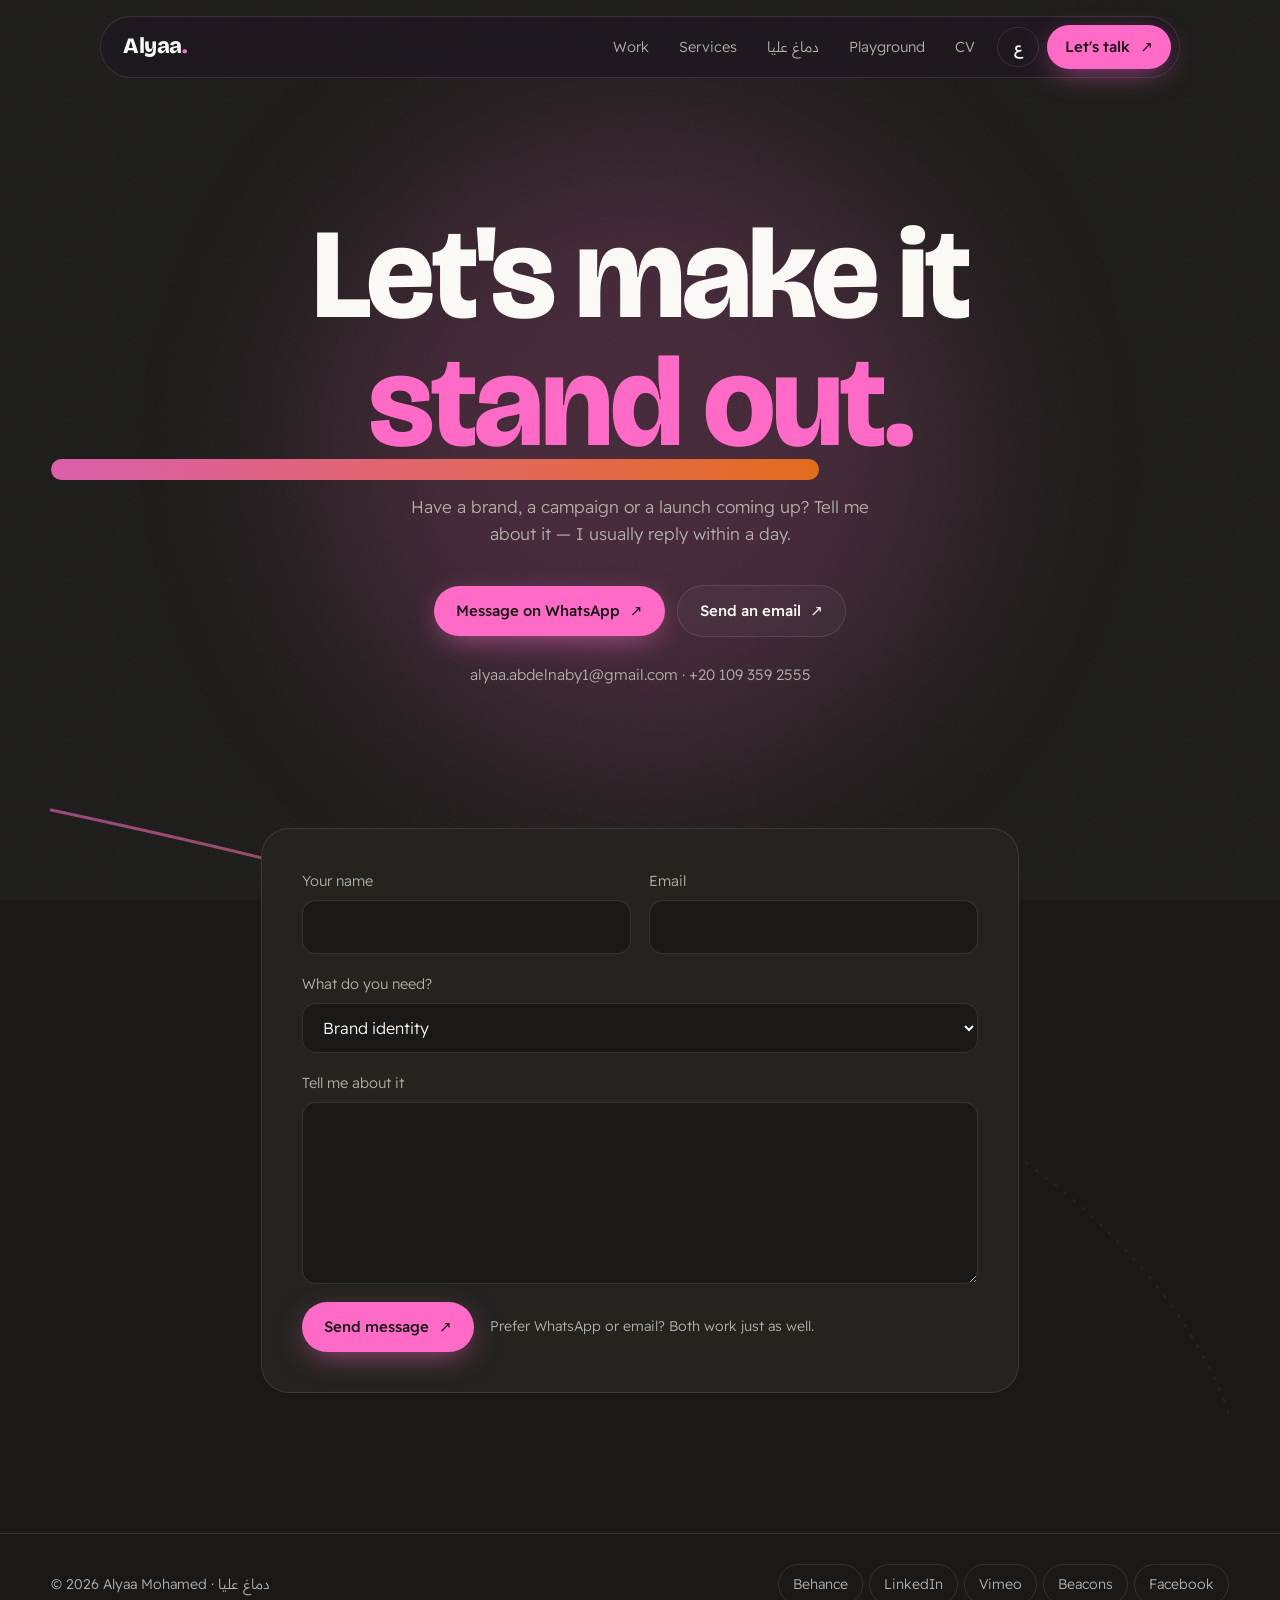
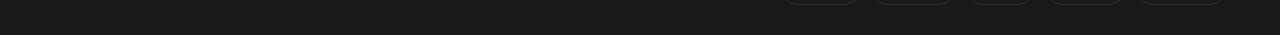
<file: contact.html>
<!DOCTYPE html>
<html lang="en" dir="ltr">
<head>
<meta charset="utf-8">
<meta name="viewport" content="width=device-width, initial-scale=1">
<title>Alyaa Mohamed — Senior Graphic Designer</title>
<meta name="description" content="Contact Alyaa Mohamed — WhatsApp, email or the form.">
<meta property="og:title" content="Alyaa Mohamed — دماغ عليا">
<meta property="og:description" content="Contact Alyaa Mohamed — WhatsApp, email or the form.">
<meta property="og:image" content="https://alyaa-mohamed.github.io/Dmaa8_3alyaa/assets/img/og-share.jpg?v=2">
<meta property="og:image:width" content="1200">
<meta property="og:image:height" content="630">
<meta property="og:type" content="website">
<meta property="og:url" content="https://alyaa-mohamed.github.io/Dmaa8_3alyaa/contact.html">
<meta name="twitter:card" content="summary_large_image">
<meta name="twitter:image" content="https://alyaa-mohamed.github.io/Dmaa8_3alyaa/assets/img/og-share.jpg?v=2">
<meta name="theme-color" content="#1a1917">
<link rel="icon" href="data:image/svg+xml,%3Csvg xmlns='http://www.w3.org/2000/svg' viewBox='0 0 64 64'%3E%3Crect width='64' height='64' rx='16' fill='%231a1917'/%3E%3Ctext x='32' y='44' text-anchor='middle' font-family='Arial' font-weight='900' font-size='36' fill='%23fe6bc7'%3EA%3C/text%3E%3C/svg%3E">
<link rel="preconnect" href="https://fonts.googleapis.com">
<link rel="preconnect" href="https://fonts.gstatic.com" crossorigin>
<link href="https://fonts.googleapis.com/css2?family=Bricolage+Grotesque:opsz,wght@12..96,400;12..96,600;12..96,800&family=Readex+Pro:wght@300;400;500;600&family=Alexandria:wght@500;700;800&family=Marhey:wght@500;700&display=swap" rel="stylesheet">
<link rel="stylesheet" href="assets/style.css?v=1124n">
</head>
<body class="reveal" data-page="contact" data-title="page.contact">

<nav class="nav" aria-label="Main">
  <a class="logo" href="index.html">Alyaa<span>.</span></a>
  <div class="nav-links" id="navLinks">
    <a href="work.html" data-nav="work" data-t="nav.work">Work</a>
    <a href="services.html" data-nav="services" data-t="nav.services">Services</a>
    <a href="brain.html" data-nav="brain" data-t="nav.about">دماغ عليا</a>
    <a href="playground.html" data-nav="playground" data-t="nav.play">Playground</a>
    <a href="cv.html" data-nav="cv" data-t="nav.cv">CV</a>
    <a class="nav-mob-cta" href="contact.html" data-t="nav.contact">Contact</a>
  </div>
  <button class="lang" id="lang" aria-label="Switch language">ع</button>
  <a class="btn btn-hot nav-cta" href="contact.html"><span data-t="nav.cta">Let's talk</span> <span class="arrow">↗</span></a>
  <button class="menu-btn" id="menuBtn" aria-expanded="false" aria-controls="navLinks"><span class="sr" data-t="nav.menu">Menu</span><i></i><i></i><i></i></button>
</nav>

<main>
<div class="page-pad sm"></div>
<section id="contact" class="contact">
  <div class="glow" style="width:640px;height:640px;background:rgba(254,107,199,.18);left:50%;top:50%;transform:translate(-50%,-50%)"></div>
  <div class="wrap">
    <h1 class="h2" data-t="contact.title" data-html>Let's make it<br><span class="o">stand out.</span></h1>
    <p data-t="contact.copy">Have a brand, a campaign or a launch coming up? Tell me about it — I usually reply within a day.</p>
    <div class="cta-row">
      <a class="btn btn-hot" href="https://wa.me/201093592555" target="_blank" rel="noopener"><span data-t="contact.wa">Message on WhatsApp</span> <span class="arrow">↗</span></a>
      <a class="btn btn-ghost" href="mailto:alyaa.abdelnaby1@gmail.com"><span data-t="contact.mail">Send an email</span> <span class="arrow">↗</span></a>
    </div>
    <a class="mail" href="mailto:alyaa.abdelnaby1@gmail.com">alyaa.abdelnaby1@gmail.com · +20 109 359 2555</a>
  </div>
</section>
<section id="contact-form" style="padding-top:0">
  <div class="wrap form-wrap">
    <form class="form" name="contact" method="POST" action="thanks.html" id="contactForm">
      <input type="hidden" name="form-name" value="contact">
      <p class="hp"><label>Leave this empty <input name="bot-field"></label></p>
      <label><span data-t="f.name">Your name</span><input name="name" required autocomplete="name"></label>
      <label><span data-t="f.email">Email</span><input name="email" type="email" required autocomplete="email"></label>
      <label class="full"><span data-t="f.type">What do you need?</span>
        <select name="type"><option data-t="f.o1">Brand identity</option><option data-t="f.o2">Campaign</option><option data-t="f.o3">Social media</option><option data-t="f.o4">UI/UX</option><option data-t="f.o5">Motion &amp; video</option><option data-t="f.o6">Something else</option></select></label>
      <label class="full"><span data-t="f.msg">Tell me about it</span><textarea name="message" rows="6" required></textarea></label>
      <div class="full form-foot"><button class="btn btn-hot" type="submit"><span data-t="f.send">Send message</span> <span class="arrow">↗</span></button><p data-t="f.note"></p></div>
    </form>
  </div>
</section>
</main>

<footer>
  <div class="wrap foot">
    <span>© <span id="yr"></span> Alyaa Mohamed · <span dir="rtl">دماغ عليا</span></span>
    <div class="socials">
      <a href="https://www.behance.net/AlyaaMohamed" target="_blank" rel="noopener">Behance</a>
      <a href="https://www.linkedin.com/in/alyaamohamed1/" target="_blank" rel="noopener">LinkedIn</a>
      <a href="https://vimeo.com/user181852872" target="_blank" rel="noopener">Vimeo</a>
      <a href="https://beacons.ai/alyaamohamed" target="_blank" rel="noopener">Beacons</a>
      <a href="https://www.facebook.com/AlyaaMohamedA" target="_blank" rel="noopener">Facebook</a>
    </div>
  </div>
</footer>

<script src="assets/data.js?v=1124n"></script>
<script src="assets/i18n.js?v=1124n"></script>
<script src="assets/site.js?v=1124n"></script>
<script src="assets/motion.js?v=1124n"></script>
</body>
</html>
</file>
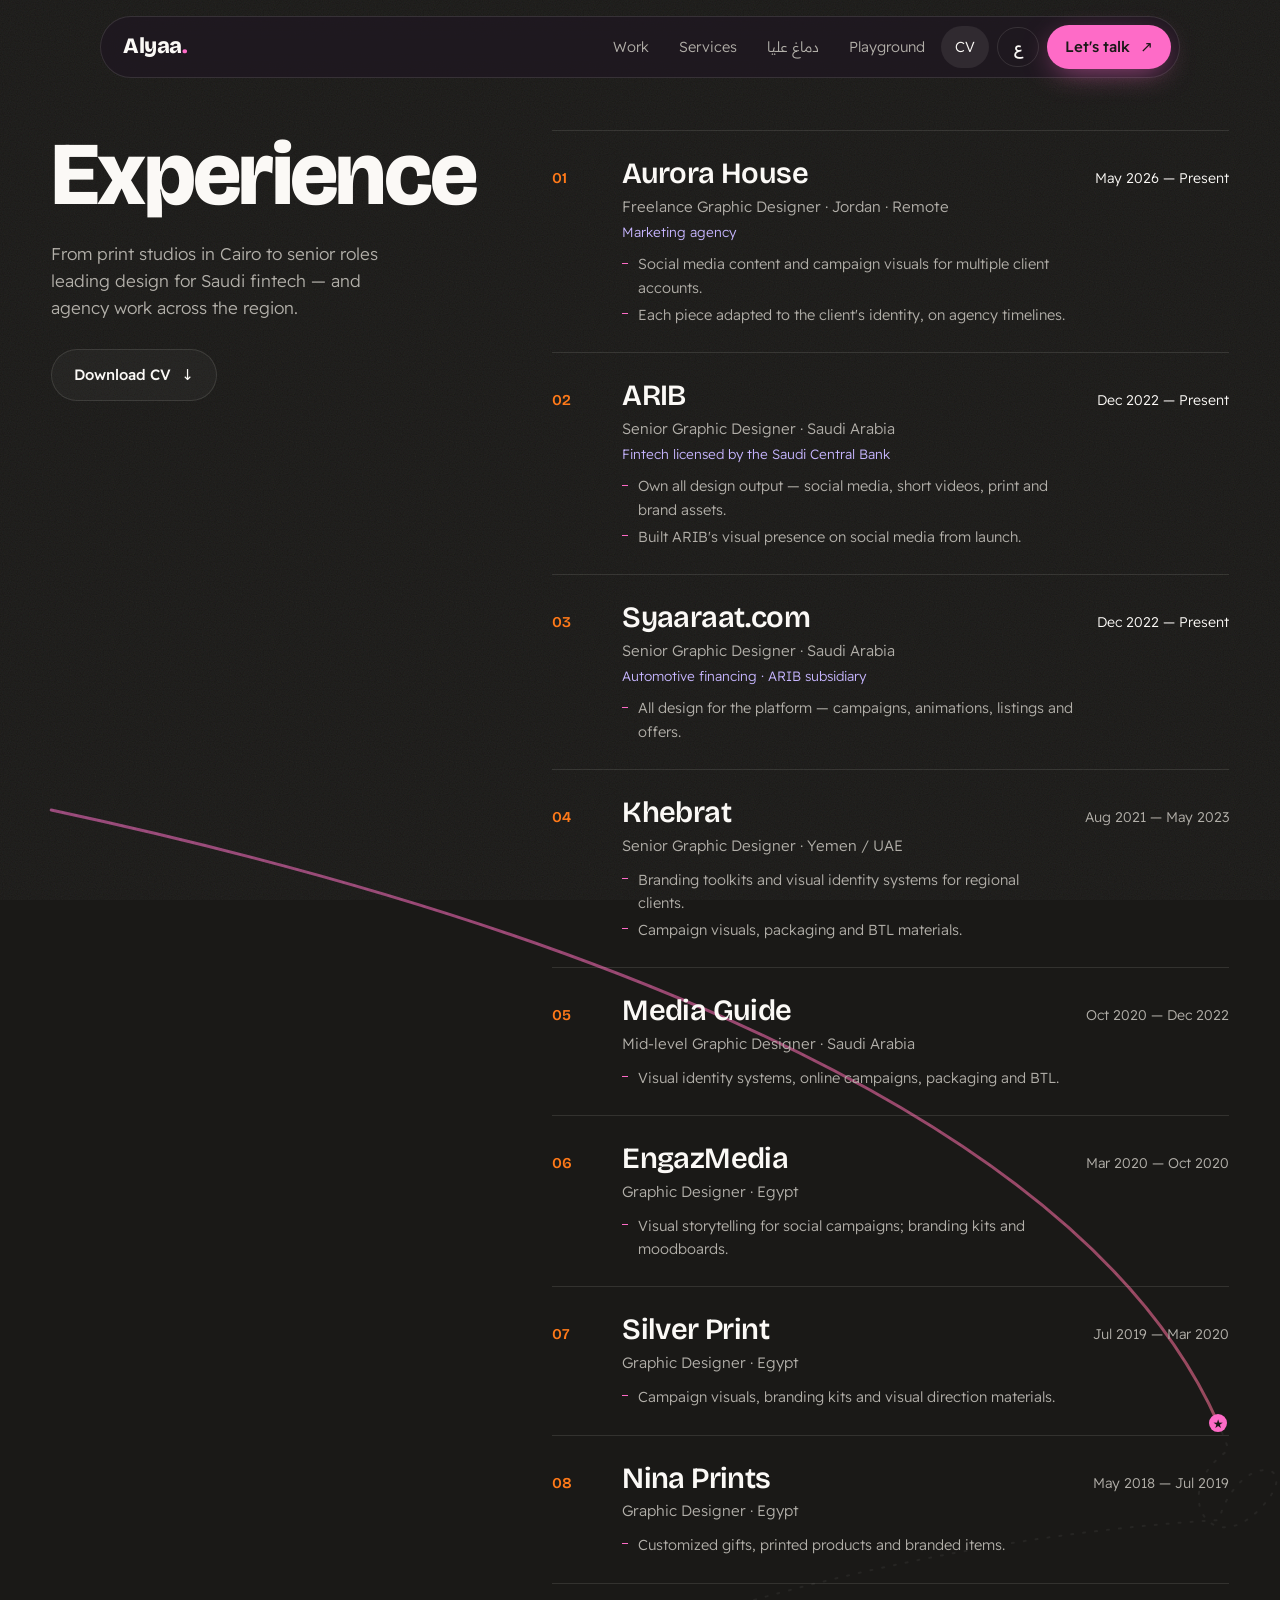
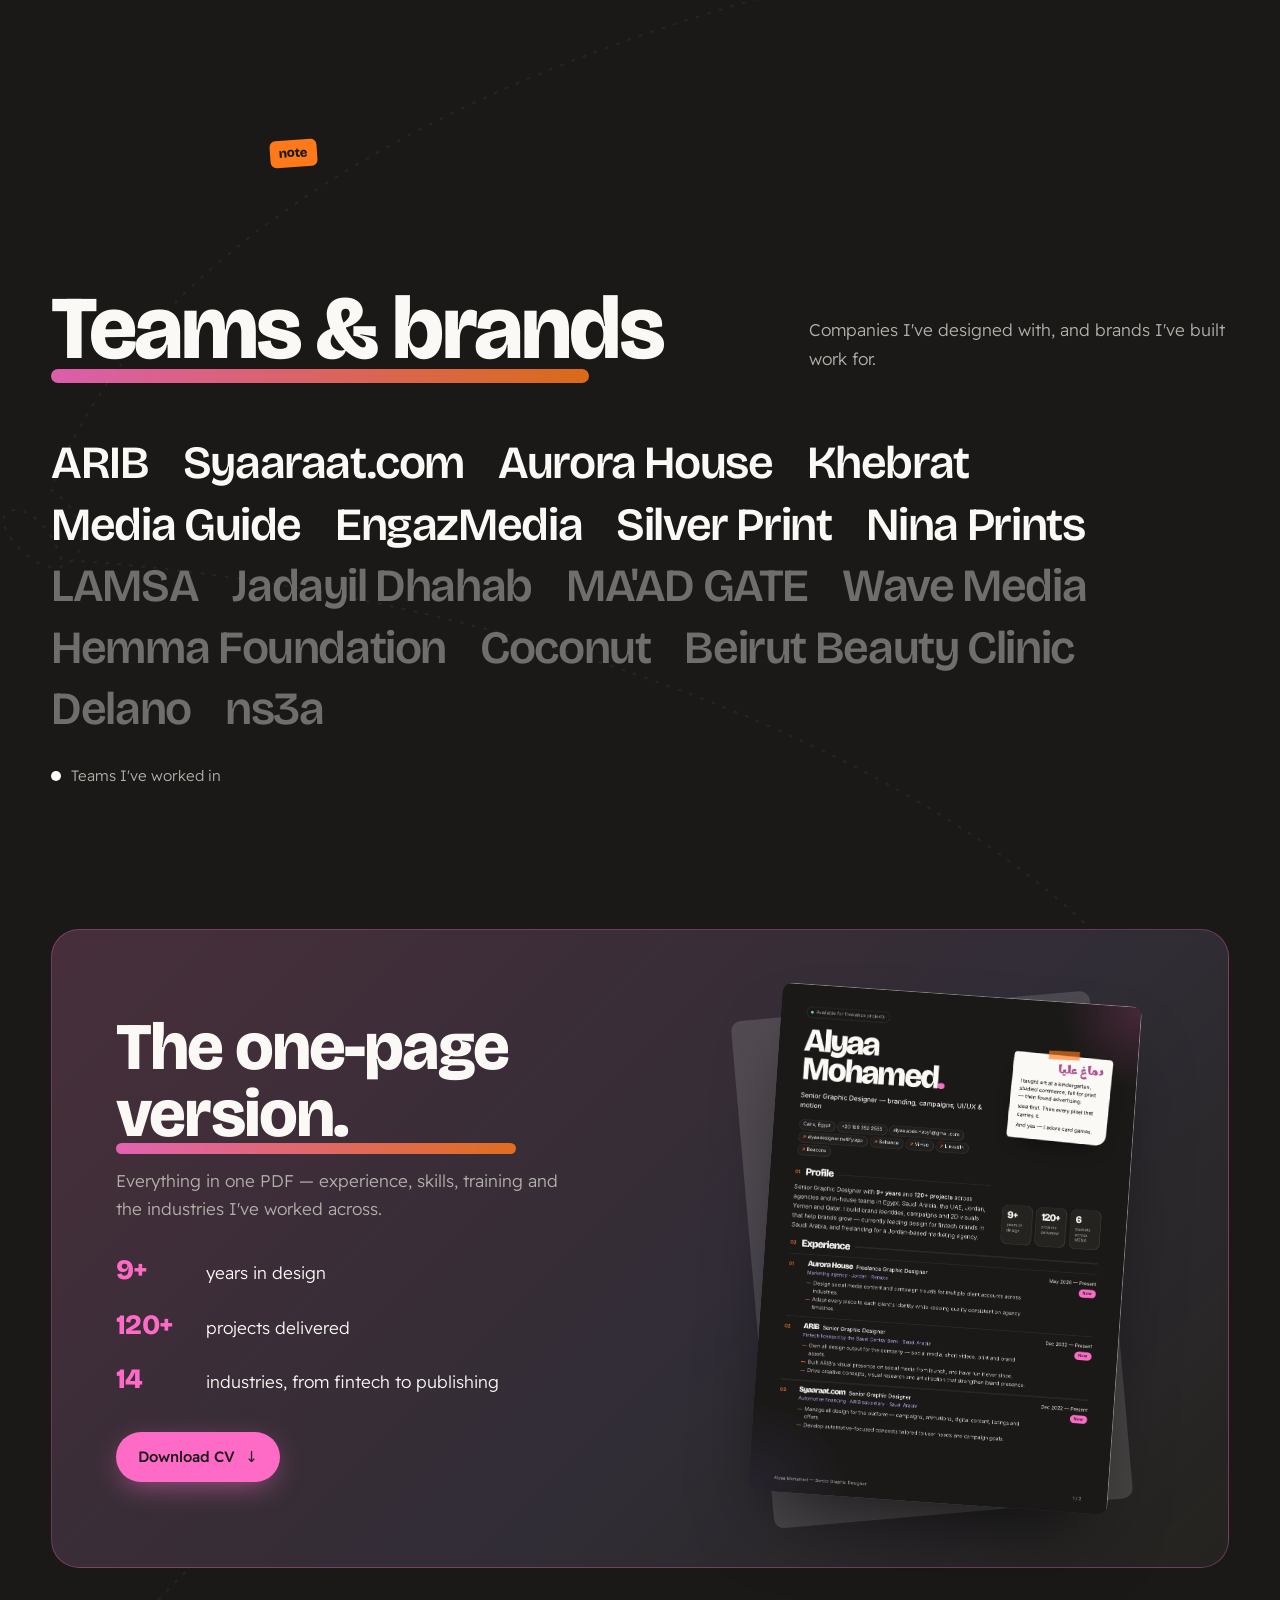
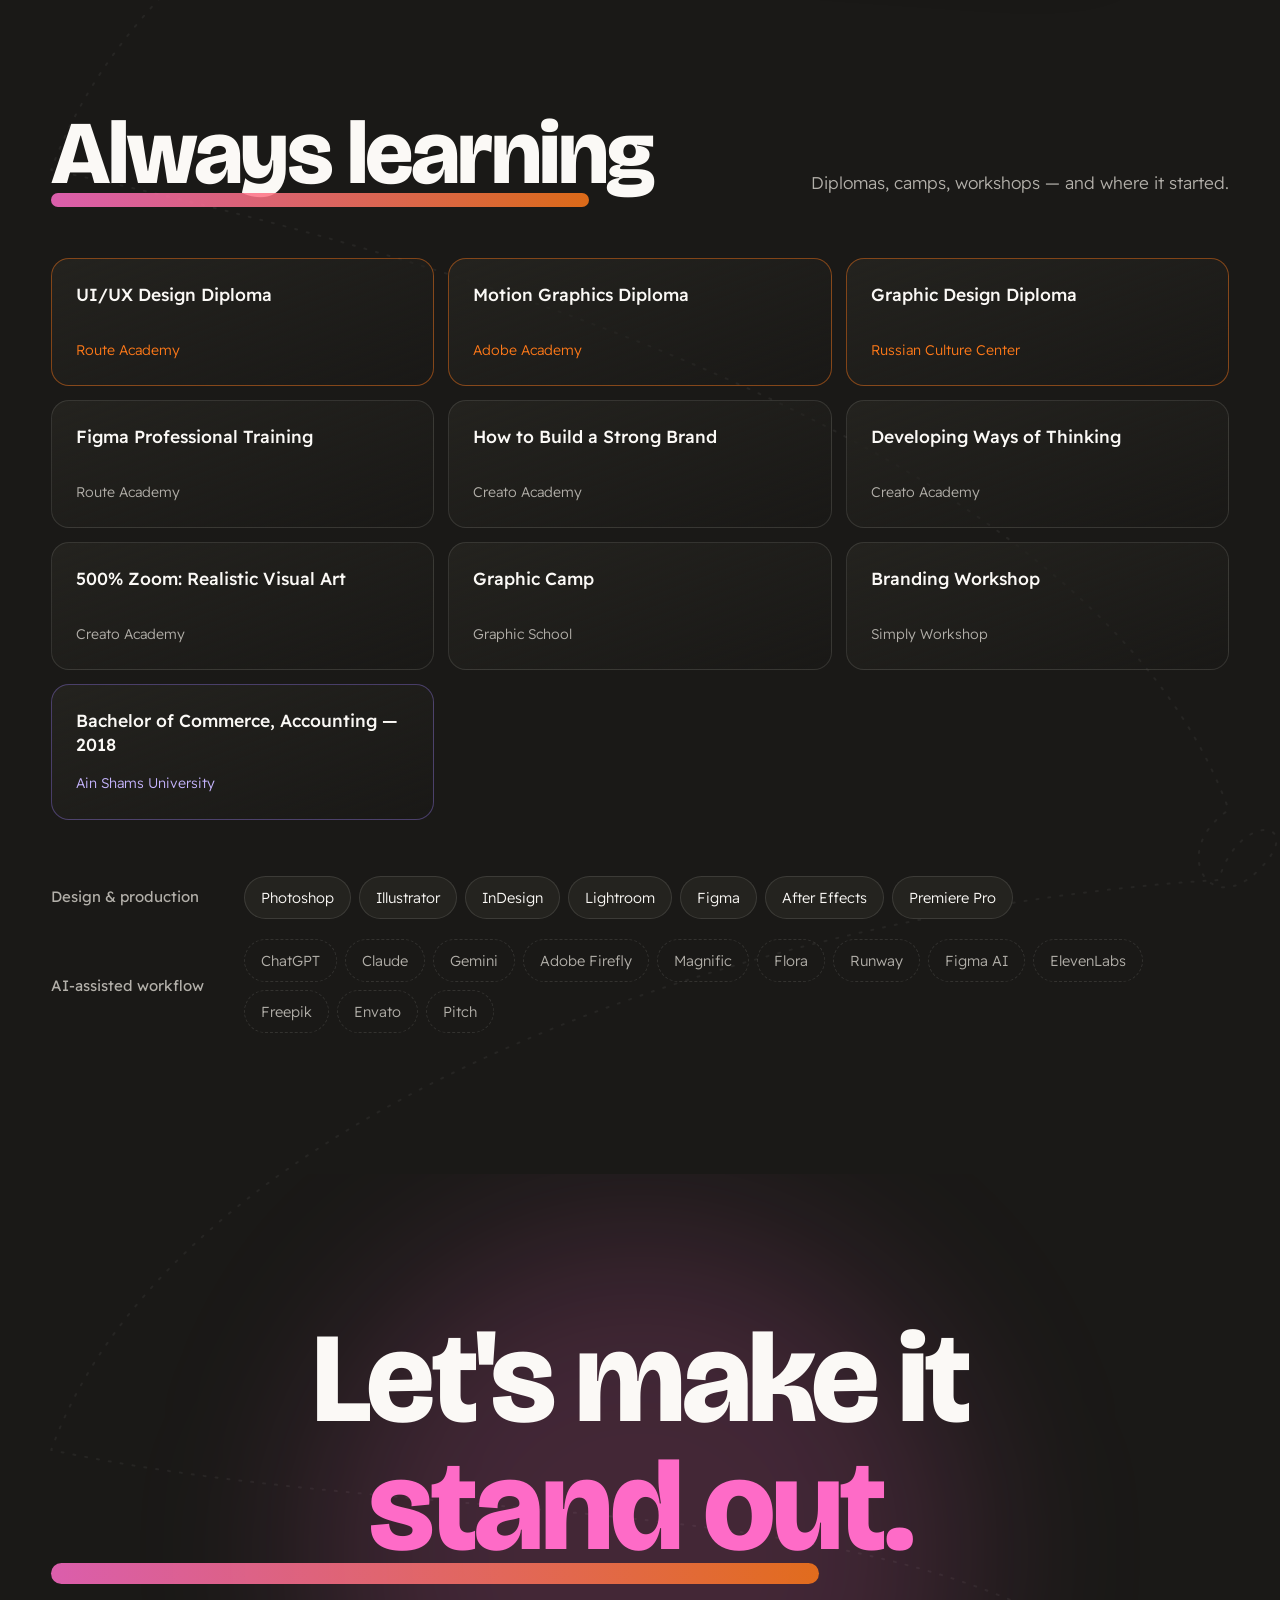
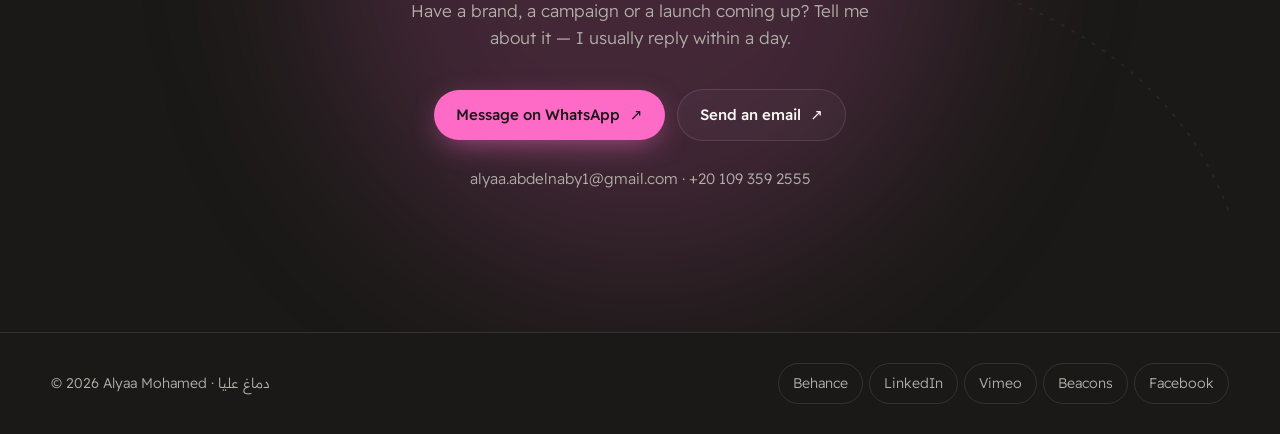
<file: cv.html>
<!DOCTYPE html>
<html lang="en" dir="ltr">
<head>
<meta charset="utf-8">
<meta name="viewport" content="width=device-width, initial-scale=1">
<title>Alyaa Mohamed — Senior Graphic Designer</title>
<meta name="description" content="Experience, training and CV of Alyaa Mohamed, senior graphic designer.">
<meta property="og:title" content="Alyaa Mohamed — دماغ عليا">
<meta property="og:description" content="Experience, training and CV of Alyaa Mohamed, senior graphic designer.">
<meta property="og:image" content="https://alyaa-mohamed.github.io/Dmaa8_3alyaa/assets/img/og-share.jpg?v=2">
<meta property="og:image:width" content="1200">
<meta property="og:image:height" content="630">
<meta property="og:type" content="website">
<meta property="og:url" content="https://alyaa-mohamed.github.io/Dmaa8_3alyaa/cv.html">
<meta name="twitter:card" content="summary_large_image">
<meta name="twitter:image" content="https://alyaa-mohamed.github.io/Dmaa8_3alyaa/assets/img/og-share.jpg?v=2">
<meta name="theme-color" content="#1a1917">
<link rel="icon" href="data:image/svg+xml,%3Csvg xmlns='http://www.w3.org/2000/svg' viewBox='0 0 64 64'%3E%3Crect width='64' height='64' rx='16' fill='%231a1917'/%3E%3Ctext x='32' y='44' text-anchor='middle' font-family='Arial' font-weight='900' font-size='36' fill='%23fe6bc7'%3EA%3C/text%3E%3C/svg%3E">
<link rel="preconnect" href="https://fonts.googleapis.com">
<link rel="preconnect" href="https://fonts.gstatic.com" crossorigin>
<link href="https://fonts.googleapis.com/css2?family=Bricolage+Grotesque:opsz,wght@12..96,400;12..96,600;12..96,800&family=Readex+Pro:wght@300;400;500;600&family=Alexandria:wght@500;700;800&family=Marhey:wght@500;700&display=swap" rel="stylesheet">
<link rel="stylesheet" href="assets/style.css?v=1124n">
</head>
<body class="reveal" data-page="cv" data-title="page.cv">

<nav class="nav" aria-label="Main">
  <a class="logo" href="index.html">Alyaa<span>.</span></a>
  <div class="nav-links" id="navLinks">
    <a href="work.html" data-nav="work" data-t="nav.work">Work</a>
    <a href="services.html" data-nav="services" data-t="nav.services">Services</a>
    <a href="brain.html" data-nav="brain" data-t="nav.about">دماغ عليا</a>
    <a href="playground.html" data-nav="playground" data-t="nav.play">Playground</a>
    <a href="cv.html" data-nav="cv" data-t="nav.cv">CV</a>
    <a class="nav-mob-cta" href="contact.html" data-t="nav.contact">Contact</a>
  </div>
  <button class="lang" id="lang" aria-label="Switch language">ع</button>
  <a class="btn btn-hot nav-cta" href="contact.html"><span data-t="nav.cta">Let's talk</span> <span class="arrow">↗</span></a>
  <button class="menu-btn" id="menuBtn" aria-expanded="false" aria-controls="navLinks"><span class="sr" data-t="nav.menu">Menu</span><i></i><i></i><i></i></button>
</nav>

<main>
<div class="page-pad"></div>
<section id="experience" style="padding-top:0">
  <div class="wrap xp">
    <div class="xp-side">
      <h1 class="h1" data-t="xp.title">Experience</h1>
      <p data-t="xp.lede"></p>
      <a class="btn btn-ghost" href="assets/Alyaa-Mohamed-CV.pdf" target="_blank" rel="noopener"><span data-t="hero.cv">Download CV</span> <span>↓</span></a>
    </div>
    <div id="jobs"></div>
  </div>
</section>
<div class="trick"><div class="wrap"><span class="trick-tag">note</span><p dir="auto" data-t="trick.3">A grid isn't a prison. Break it — but know why.</p></div></div>
<section id="brands" style="padding-top:0">
  <div class="wrap">
    <div class="head">
      <h2 class="h2" data-t="brands.title">Teams &amp; brands</h2>
      <p class="lede" data-t="brands.lede">Companies I've designed with, and brands I've built work for.</p>
    </div>
    <div class="brands" id="brandWall"></div>
    <p class="brands-note"><i></i><span data-t="brands.note">Teams I've worked in</span></p>
  </div>
</section>
<section id="cv" style="padding-top:0">
  <div class="wrap">
    <div class="cv">
      <div>
        <h2 class="h2" data-t="cv.title">The one-page version.</h2>
        <p data-t="cv.copy">Everything in one PDF — experience, skills, training and the industries I've worked across.</p>
        <ul>
          <li><b>9+</b><span data-t="cv.l1">years in design</span></li>
          <li><b>120+</b><span data-t="cv.l2">projects delivered</span></li>
          <li><b>14</b><span data-t="cv.l3">industries, from fintech to publishing</span></li>
        </ul>
        <a class="btn btn-hot" href="assets/Alyaa-Mohamed-CV.pdf" target="_blank" rel="noopener"><span data-t="hero.cv">Download CV</span> <span>↓</span></a>
      </div>
      <a class="paper" href="assets/Alyaa-Mohamed-CV.pdf" target="_blank" rel="noopener" aria-label="Open CV"><img src="assets/img/cv-preview.jpg" alt="First page of Alyaa Mohamed's CV" loading="lazy"></a>
    </div>
  </div>
</section>
<section id="learning" style="padding-top:0">
  <div class="wrap">
    <div class="head">
      <h2 class="h2" data-t="learn.title">Always learning</h2>
      <p class="lede" data-t="learn.lede">Diplomas, camps and workshops that keep the craft sharp.</p>
    </div>
    <div class="learn" id="learn"></div>
    <div class="tools">
      <h4 data-t="tools.design">Design &amp; production</h4>
      <div class="tool-list" id="tools1"></div>
      <h4 data-t="tools.ai">AI-assisted workflow</h4>
      <div class="tool-list ai" id="tools2"></div>
    </div>
  </div>
</section>
<section id="contact" class="contact">
  <div class="glow" style="width:640px;height:640px;background:rgba(254,107,199,.18);left:50%;top:50%;transform:translate(-50%,-50%)"></div>
  <div class="wrap">
    <h2 class="h2" data-t="contact.title" data-html>Let's make it<br><span class="o">stand out.</span></h2>
    <p data-t="contact.copy">Have a brand, a campaign or a launch coming up? Tell me about it — I usually reply within a day.</p>
    <div class="cta-row">
      <a class="btn btn-hot" href="https://wa.me/201093592555" target="_blank" rel="noopener"><span data-t="contact.wa">Message on WhatsApp</span> <span class="arrow">↗</span></a>
      <a class="btn btn-ghost" href="mailto:alyaa.abdelnaby1@gmail.com"><span data-t="contact.mail">Send an email</span> <span class="arrow">↗</span></a>
    </div>
    <a class="mail" href="mailto:alyaa.abdelnaby1@gmail.com">alyaa.abdelnaby1@gmail.com · +20 109 359 2555</a>
  </div>
</section>
</main>

<footer>
  <div class="wrap foot">
    <span>© <span id="yr"></span> Alyaa Mohamed · <span dir="rtl">دماغ عليا</span></span>
    <div class="socials">
      <a href="https://www.behance.net/AlyaaMohamed" target="_blank" rel="noopener">Behance</a>
      <a href="https://www.linkedin.com/in/alyaamohamed1/" target="_blank" rel="noopener">LinkedIn</a>
      <a href="https://vimeo.com/user181852872" target="_blank" rel="noopener">Vimeo</a>
      <a href="https://beacons.ai/alyaamohamed" target="_blank" rel="noopener">Beacons</a>
      <a href="https://www.facebook.com/AlyaaMohamedA" target="_blank" rel="noopener">Facebook</a>
    </div>
  </div>
</footer>

<script src="assets/data.js?v=1124n"></script>
<script src="assets/i18n.js?v=1124n"></script>
<script src="assets/site.js?v=1124n"></script>
<script src="assets/motion.js?v=1124n"></script>
</body>
</html>
</file>
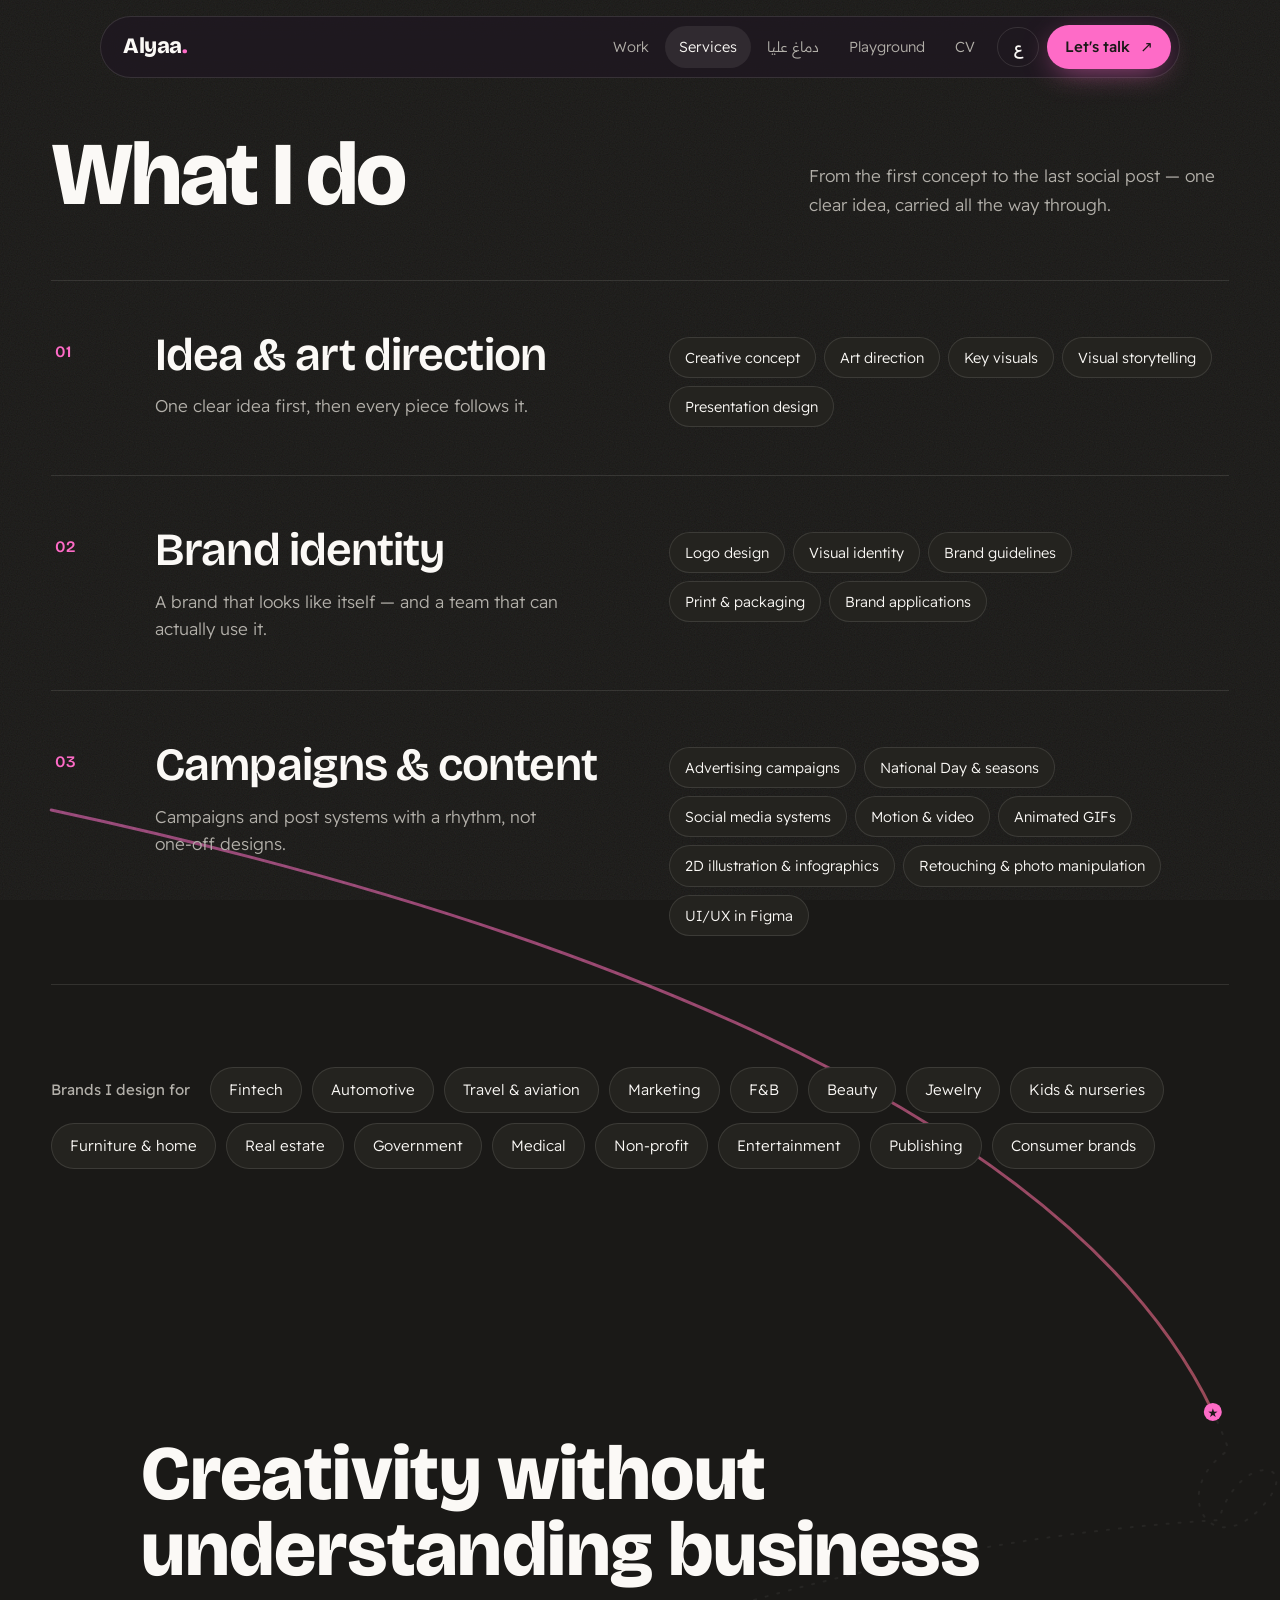
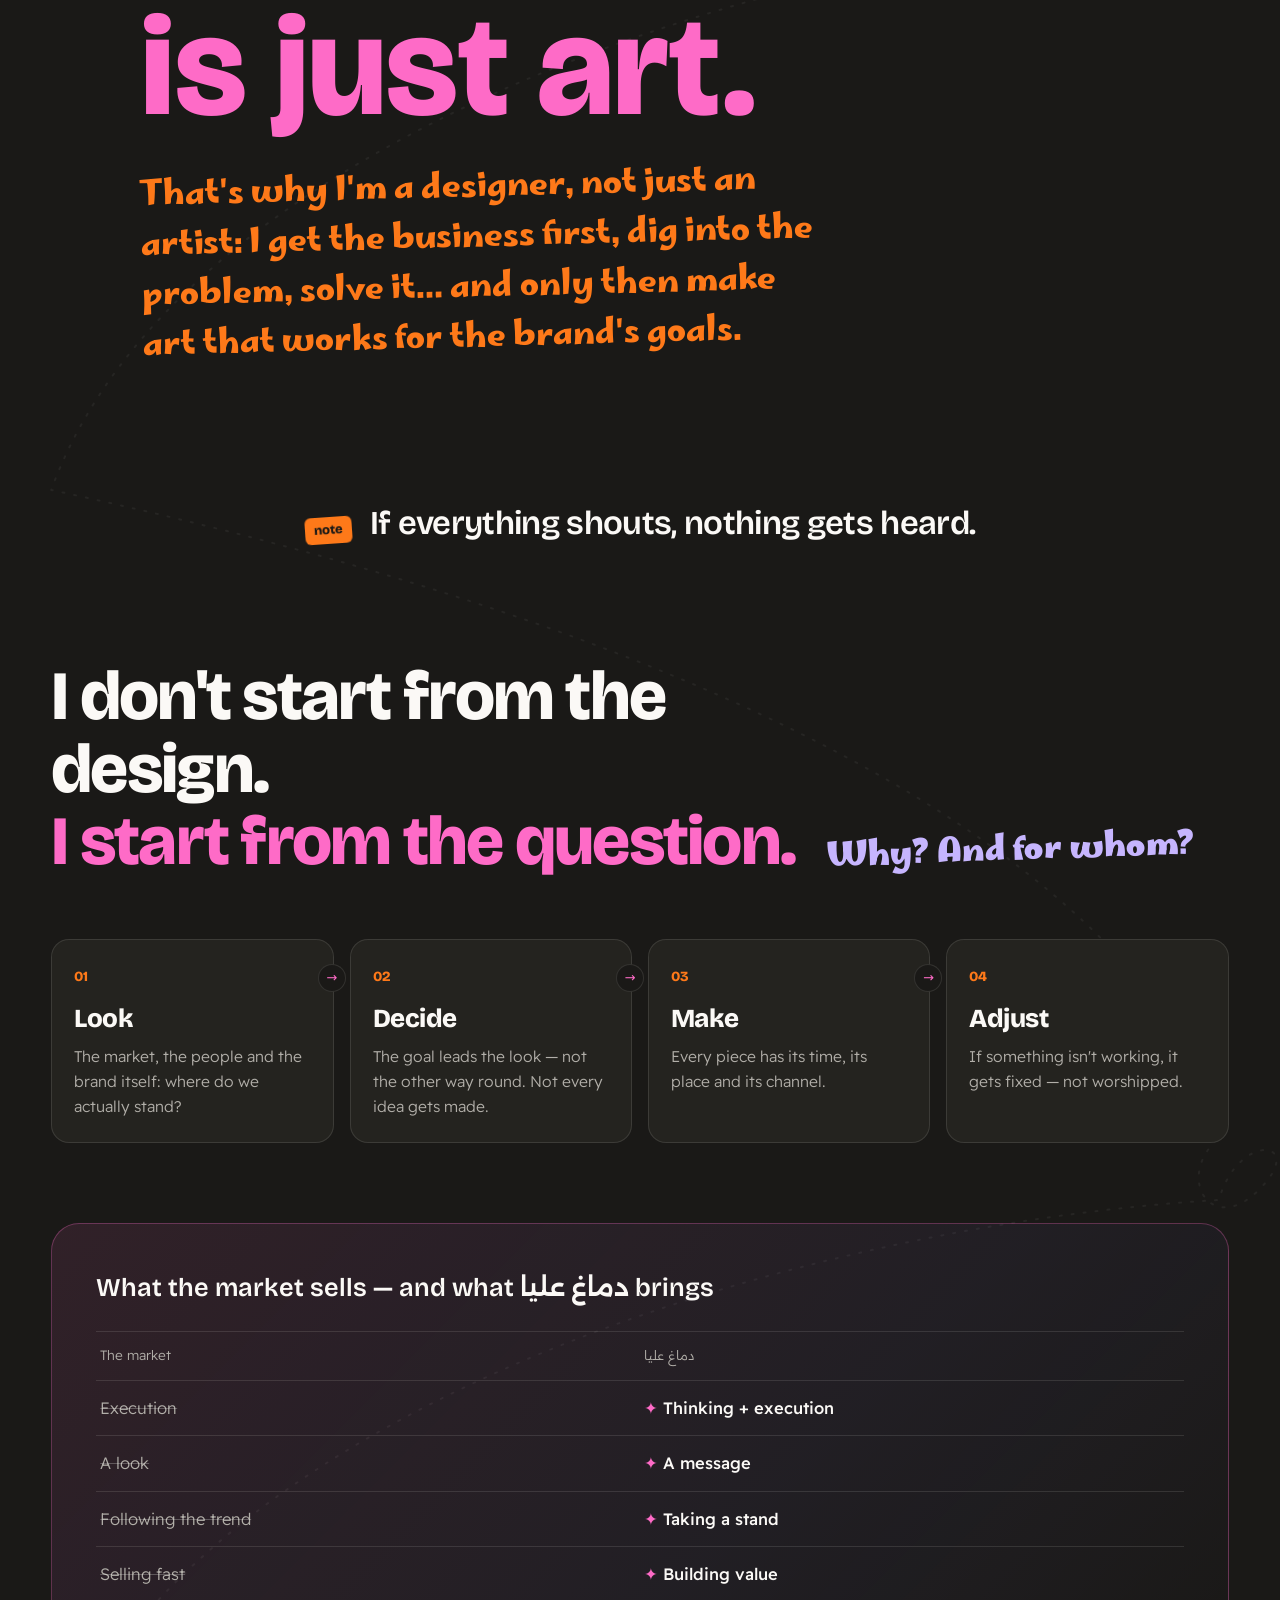
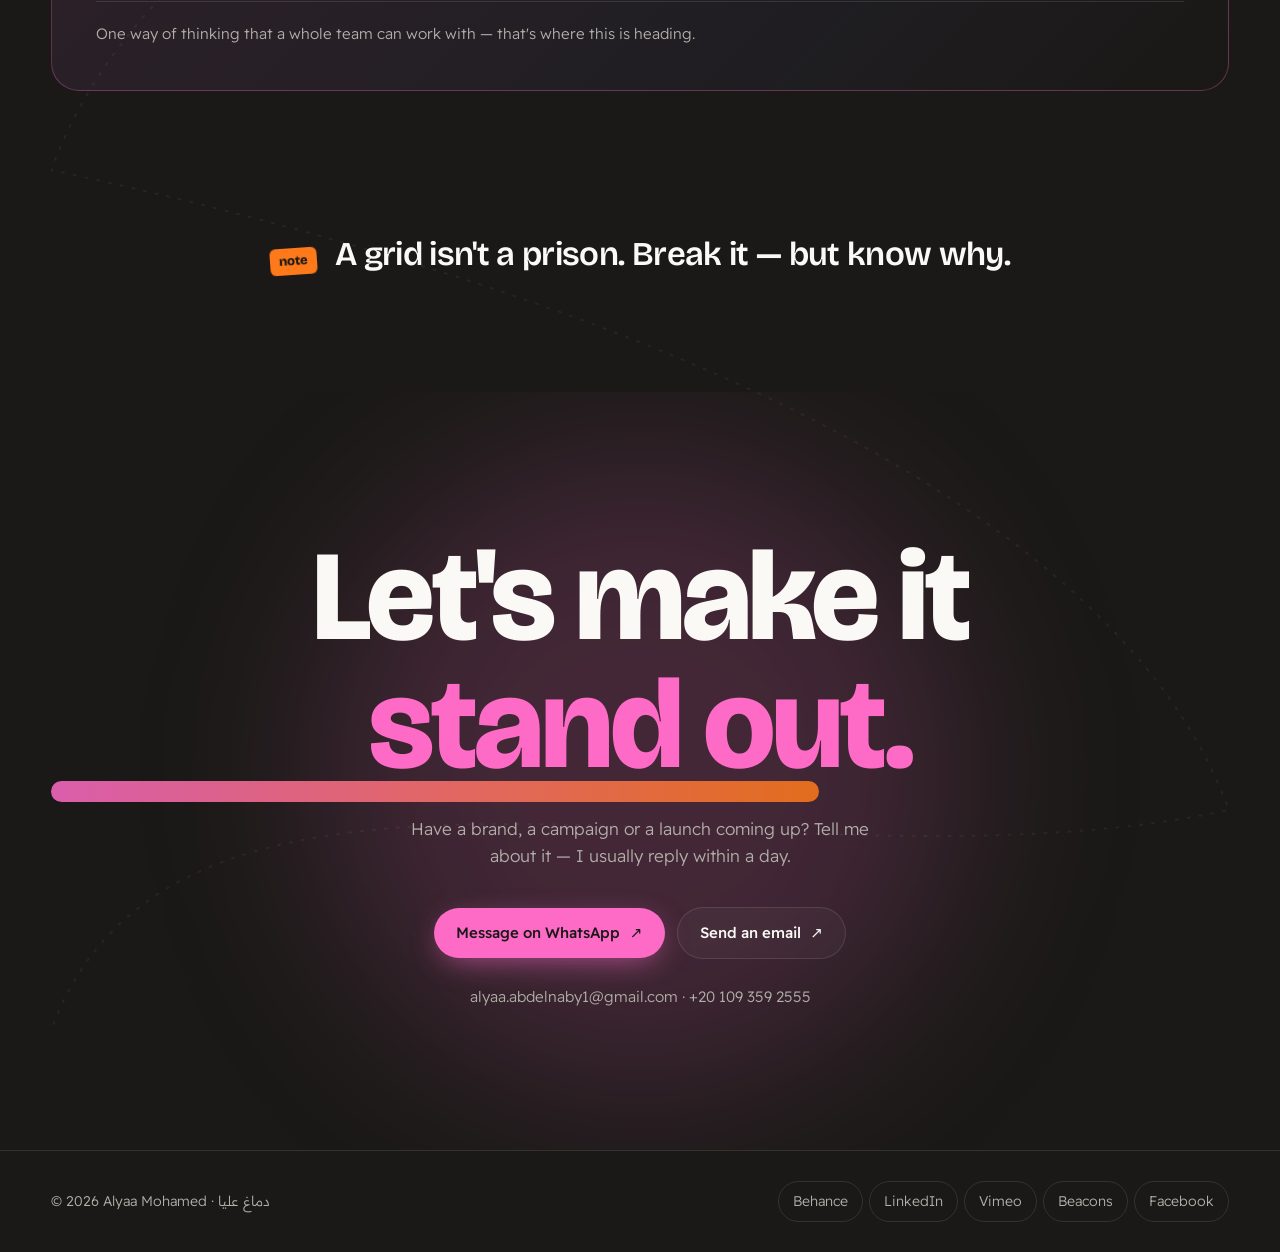
<file: services.html>
<!DOCTYPE html>
<html lang="en" dir="ltr">
<head>
<meta charset="utf-8">
<meta name="viewport" content="width=device-width, initial-scale=1">
<title>Alyaa Mohamed — Senior Graphic Designer</title>
<meta name="description" content="Services: art direction, brand identity, campaigns, social media, UI/UX, motion and print.">
<meta property="og:title" content="Alyaa Mohamed — دماغ عليا">
<meta property="og:description" content="Services: art direction, brand identity, campaigns, social media, UI/UX, motion and print.">
<meta property="og:image" content="https://alyaa-mohamed.github.io/Dmaa8_3alyaa/assets/img/og-share.jpg?v=2">
<meta property="og:image:width" content="1200">
<meta property="og:image:height" content="630">
<meta property="og:type" content="website">
<meta property="og:url" content="https://alyaa-mohamed.github.io/Dmaa8_3alyaa/services.html">
<meta name="twitter:card" content="summary_large_image">
<meta name="twitter:image" content="https://alyaa-mohamed.github.io/Dmaa8_3alyaa/assets/img/og-share.jpg?v=2">
<meta name="theme-color" content="#1a1917">
<link rel="icon" href="data:image/svg+xml,%3Csvg xmlns='http://www.w3.org/2000/svg' viewBox='0 0 64 64'%3E%3Crect width='64' height='64' rx='16' fill='%231a1917'/%3E%3Ctext x='32' y='44' text-anchor='middle' font-family='Arial' font-weight='900' font-size='36' fill='%23fe6bc7'%3EA%3C/text%3E%3C/svg%3E">
<link rel="preconnect" href="https://fonts.googleapis.com">
<link rel="preconnect" href="https://fonts.gstatic.com" crossorigin>
<link href="https://fonts.googleapis.com/css2?family=Bricolage+Grotesque:opsz,wght@12..96,400;12..96,600;12..96,800&family=Readex+Pro:wght@300;400;500;600&family=Alexandria:wght@500;700;800&family=Marhey:wght@500;700&display=swap" rel="stylesheet">
<link rel="stylesheet" href="assets/style.css?v=1124n">
</head>
<body class="reveal" data-page="services" data-title="page.services">

<nav class="nav" aria-label="Main">
  <a class="logo" href="index.html">Alyaa<span>.</span></a>
  <div class="nav-links" id="navLinks">
    <a href="work.html" data-nav="work" data-t="nav.work">Work</a>
    <a href="services.html" data-nav="services" data-t="nav.services">Services</a>
    <a href="brain.html" data-nav="brain" data-t="nav.about">دماغ عليا</a>
    <a href="playground.html" data-nav="playground" data-t="nav.play">Playground</a>
    <a href="cv.html" data-nav="cv" data-t="nav.cv">CV</a>
    <a class="nav-mob-cta" href="contact.html" data-t="nav.contact">Contact</a>
  </div>
  <button class="lang" id="lang" aria-label="Switch language">ع</button>
  <a class="btn btn-hot nav-cta" href="contact.html"><span data-t="nav.cta">Let's talk</span> <span class="arrow">↗</span></a>
  <button class="menu-btn" id="menuBtn" aria-expanded="false" aria-controls="navLinks"><span class="sr" data-t="nav.menu">Menu</span><i></i><i></i><i></i></button>
</nav>

<main>
<div class="page-pad"></div>
<section id="services" style="padding-top:0">
  <div class="wrap">
    <div class="head">
      <h1 class="h1" data-t="svc.title">What I do</h1>
      <p class="lede" data-t="svc.lede">From the first concept to the last social post — one clear idea, carried all the way through.</p>
    </div>
    <div class="svc" id="svc"></div>
    <div class="extra" id="extra"></div>
    <div class="sectors" id="sectors"></div>
  </div>
</section>
<section class="manifesto" aria-labelledby="mf-q">
  <div class="wrap">
    <blockquote class="mf-q" id="mf-q">
      <p class="mf-l1" data-t="mf.l1">Creativity without understanding business</p>
      <p class="mf-l2" data-t="mf.l2">is just art.</p>
    </blockquote>
    <p class="mf-me" data-t="mf.me">And I'm not just an artist. I'm a designer: I understand, I analyze, I solve.</p>
  </div>
</section>
<div class="trick" aria-hidden="false"><div class="wrap"><span class="trick-tag">note</span><p dir="auto" data-t="trick.1">If everything shouts, nothing gets heard.</p></div></div>
<section id="process" style="padding-top:0">
  <div class="wrap">
    <div class="proc-head">
      <p class="proc-big" data-t="proc.big" data-html>I don't start from the design.<br><span>I start from the question.</span></p>
      <p class="proc-q" dir="auto" data-t="proc.q">Why? And for whom?</p>
    </div>
    <ol class="steps" id="steps"></ol>
    <div class="diff">
      <h3 class="diff-title" data-t="diff.title">What the market sells — and what دماغ عليا brings</h3>
      <div class="diff-grid" id="diff"></div>
      <p class="diff-note" data-t="diff.note">One way of thinking that a whole team can work with — that's where this is heading.</p>
    </div>
  </div>
</section>
<div class="trick"><div class="wrap"><span class="trick-tag">note</span><p dir="auto" data-t="trick.3">A grid isn't a prison. Break it — but know why.</p></div></div>
<section id="contact" class="contact">
  <div class="glow" style="width:640px;height:640px;background:rgba(254,107,199,.18);left:50%;top:50%;transform:translate(-50%,-50%)"></div>
  <div class="wrap">
    <h2 class="h2" data-t="contact.title" data-html>Let's make it<br><span class="o">stand out.</span></h2>
    <p data-t="contact.copy">Have a brand, a campaign or a launch coming up? Tell me about it — I usually reply within a day.</p>
    <div class="cta-row">
      <a class="btn btn-hot" href="https://wa.me/201093592555" target="_blank" rel="noopener"><span data-t="contact.wa">Message on WhatsApp</span> <span class="arrow">↗</span></a>
      <a class="btn btn-ghost" href="mailto:alyaa.abdelnaby1@gmail.com"><span data-t="contact.mail">Send an email</span> <span class="arrow">↗</span></a>
    </div>
    <a class="mail" href="mailto:alyaa.abdelnaby1@gmail.com">alyaa.abdelnaby1@gmail.com · +20 109 359 2555</a>
  </div>
</section>
</main>

<footer>
  <div class="wrap foot">
    <span>© <span id="yr"></span> Alyaa Mohamed · <span dir="rtl">دماغ عليا</span></span>
    <div class="socials">
      <a href="https://www.behance.net/AlyaaMohamed" target="_blank" rel="noopener">Behance</a>
      <a href="https://www.linkedin.com/in/alyaamohamed1/" target="_blank" rel="noopener">LinkedIn</a>
      <a href="https://vimeo.com/user181852872" target="_blank" rel="noopener">Vimeo</a>
      <a href="https://beacons.ai/alyaamohamed" target="_blank" rel="noopener">Beacons</a>
      <a href="https://www.facebook.com/AlyaaMohamedA" target="_blank" rel="noopener">Facebook</a>
    </div>
  </div>
</footer>

<script src="assets/data.js?v=1124n"></script>
<script src="assets/i18n.js?v=1124n"></script>
<script src="assets/site.js?v=1124n"></script>
<script src="assets/motion.js?v=1124n"></script>
</body>
</html>
</file>
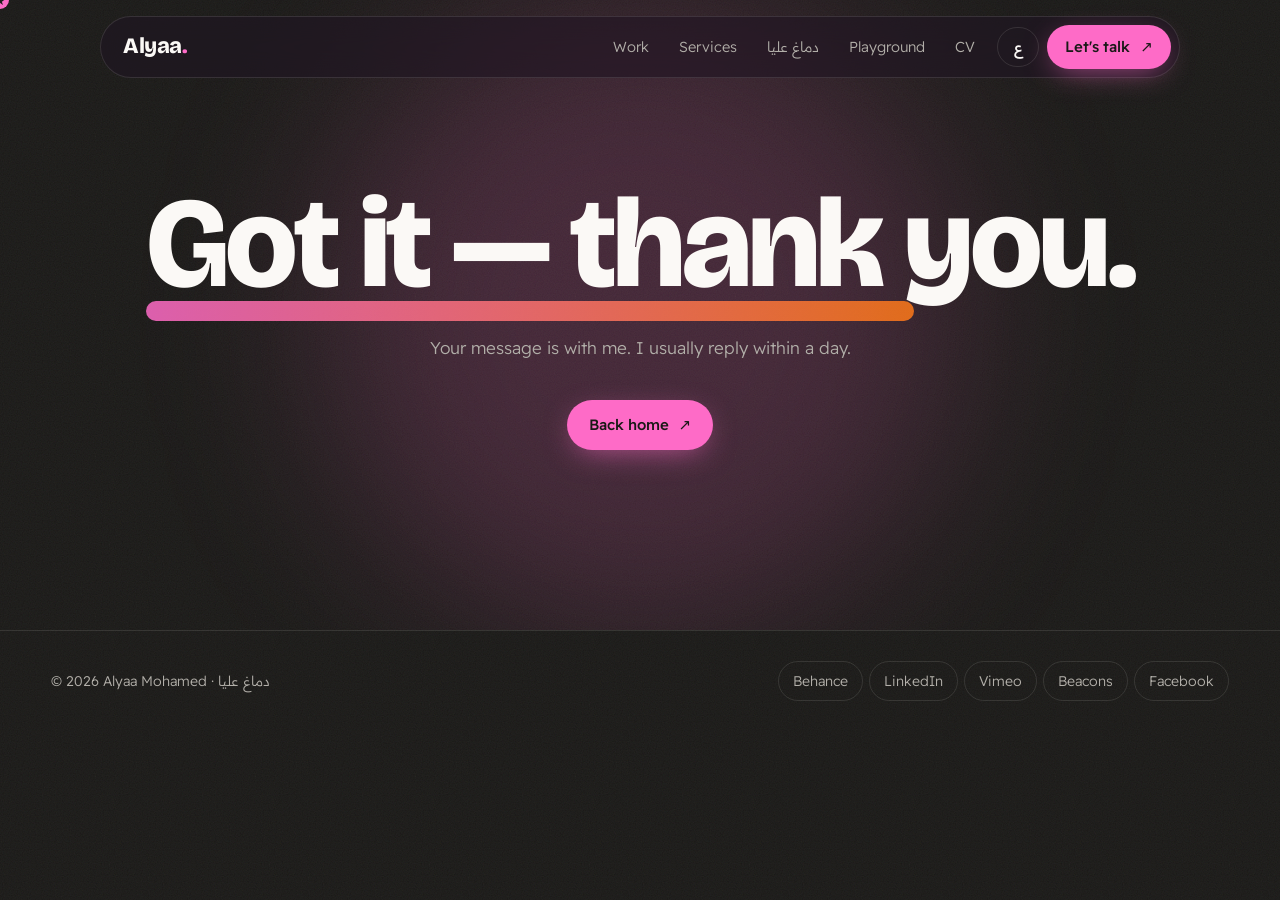
<file: thanks.html>
<!DOCTYPE html>
<html lang="en" dir="ltr">
<head>
<meta charset="utf-8">
<meta name="viewport" content="width=device-width, initial-scale=1">
<title>Alyaa Mohamed — Senior Graphic Designer</title>
<meta name="description" content="Thank you.">
<meta property="og:title" content="Alyaa Mohamed — دماغ عليا">
<meta property="og:description" content="Thank you.">
<meta property="og:image" content="https://alyaa-mohamed.github.io/Dmaa8_3alyaa/assets/img/og-share.jpg?v=2">
<meta property="og:image:width" content="1200">
<meta property="og:image:height" content="630">
<meta property="og:type" content="website">
<meta property="og:url" content="https://alyaa-mohamed.github.io/Dmaa8_3alyaa/thanks.html">
<meta name="twitter:card" content="summary_large_image">
<meta name="twitter:image" content="https://alyaa-mohamed.github.io/Dmaa8_3alyaa/assets/img/og-share.jpg?v=2">
<meta name="theme-color" content="#1a1917">
<link rel="icon" href="data:image/svg+xml,%3Csvg xmlns='http://www.w3.org/2000/svg' viewBox='0 0 64 64'%3E%3Crect width='64' height='64' rx='16' fill='%231a1917'/%3E%3Ctext x='32' y='44' text-anchor='middle' font-family='Arial' font-weight='900' font-size='36' fill='%23fe6bc7'%3EA%3C/text%3E%3C/svg%3E">
<link rel="preconnect" href="https://fonts.googleapis.com">
<link rel="preconnect" href="https://fonts.gstatic.com" crossorigin>
<link href="https://fonts.googleapis.com/css2?family=Bricolage+Grotesque:opsz,wght@12..96,400;12..96,600;12..96,800&family=Readex+Pro:wght@300;400;500;600&family=Alexandria:wght@500;700;800&family=Marhey:wght@500;700&display=swap" rel="stylesheet">
<link rel="stylesheet" href="assets/style.css?v=1124n">
</head>
<body class="reveal" data-page="thanks" data-title="page.contact">

<nav class="nav" aria-label="Main">
  <a class="logo" href="index.html">Alyaa<span>.</span></a>
  <div class="nav-links" id="navLinks">
    <a href="work.html" data-nav="work" data-t="nav.work">Work</a>
    <a href="services.html" data-nav="services" data-t="nav.services">Services</a>
    <a href="brain.html" data-nav="brain" data-t="nav.about">دماغ عليا</a>
    <a href="playground.html" data-nav="playground" data-t="nav.play">Playground</a>
    <a href="cv.html" data-nav="cv" data-t="nav.cv">CV</a>
    <a class="nav-mob-cta" href="contact.html" data-t="nav.contact">Contact</a>
  </div>
  <button class="lang" id="lang" aria-label="Switch language">ع</button>
  <a class="btn btn-hot nav-cta" href="contact.html"><span data-t="nav.cta">Let's talk</span> <span class="arrow">↗</span></a>
  <button class="menu-btn" id="menuBtn" aria-expanded="false" aria-controls="navLinks"><span class="sr" data-t="nav.menu">Menu</span><i></i><i></i><i></i></button>
</nav>

<main>
<section class="contact" style="min-height:70vh;display:flex;align-items:center">
  <div class="glow" style="width:640px;height:640px;background:rgba(254,107,199,.18);left:50%;top:50%;transform:translate(-50%,-50%)"></div>
  <div class="wrap">
    <h1 class="h2" data-t="thanks.title"></h1>
    <p data-t="thanks.copy"></p>
    <div class="cta-row"><a class="btn btn-hot" href="index.html"><span data-t="thanks.back"></span> <span class="arrow">↗</span></a></div>
  </div>
</section>
</main>

<footer>
  <div class="wrap foot">
    <span>© <span id="yr"></span> Alyaa Mohamed · <span dir="rtl">دماغ عليا</span></span>
    <div class="socials">
      <a href="https://www.behance.net/AlyaaMohamed" target="_blank" rel="noopener">Behance</a>
      <a href="https://www.linkedin.com/in/alyaamohamed1/" target="_blank" rel="noopener">LinkedIn</a>
      <a href="https://vimeo.com/user181852872" target="_blank" rel="noopener">Vimeo</a>
      <a href="https://beacons.ai/alyaamohamed" target="_blank" rel="noopener">Beacons</a>
      <a href="https://www.facebook.com/AlyaaMohamedA" target="_blank" rel="noopener">Facebook</a>
    </div>
  </div>
</footer>

<script src="assets/data.js?v=1124n"></script>
<script src="assets/i18n.js?v=1124n"></script>
<script src="assets/site.js?v=1124n"></script>
<script src="assets/motion.js?v=1124n"></script>
</body>
</html>
</file>
<file: assets/style.css>
:root{
  --ink:#1a1917;          /* Alyaa black */
  --ink-2:#24231f;        /* raised surface */
  --ink-3:#2f2d29;
  --paper:#fbf9f6;        /* Alyaa cream */
  --muted:#b2afa9;
  --line:rgba(251,249,246,.11);
  --pink:#fe6bc7;         /* primary */
  --pink-deep:#b2508d;
  --pink-soft:rgba(254,107,199,.16);
  --orange:#fe7919;       /* secondary */
  --purple:#9e82fe;       /* secondary */
  --lilac:#c6b5fe;        /* purple, for text on black */
  --display:"Bricolage Grotesque", "Alexandria", system-ui, sans-serif;
  --body:"Readex Pro", system-ui, sans-serif;
  --r-lg:28px; --r-md:18px; --r-sm:12px;
  --pad:clamp(20px,4vw,56px);
  --max:1280px;
}
html[dir="rtl"]{ --display:"Alexandria", "Readex Pro", system-ui, sans-serif; }
*{box-sizing:border-box;margin:0;padding:0}
html{scroll-behavior:smooth;-webkit-text-size-adjust:100%;overflow-x:clip}
body{background:var(--ink);color:var(--paper);font-family:var(--body);font-weight:300;font-size:17px;line-height:1.6;overflow-x:clip}
header.hero,section,.marquee{overflow-x:clip}
body.locked{overflow:hidden}
img{display:block;max-width:100%}
a{color:inherit;text-decoration:none}
button{font:inherit;color:inherit;background:none;border:0;cursor:pointer}
:focus-visible{outline:2px solid var(--pink);outline-offset:3px;border-radius:6px}
::selection{background:var(--pink);color:var(--ink)}

/* grain + glow atmosphere */
body::before{content:"";position:fixed;inset:0;pointer-events:none;z-index:0;opacity:.07;
  background-image:url("data:image/svg+xml,%3Csvg xmlns='http://www.w3.org/2000/svg' width='160' height='160'%3E%3Cfilter id='n'%3E%3CfeTurbulence type='fractalNoise' baseFrequency='.85' numOctaves='3' stitchTiles='stitch'/%3E%3C/filter%3E%3Crect width='100%25' height='100%25' filter='url(%23n)'/%3E%3C/svg%3E")}
.glow{position:absolute;border-radius:50%;filter:blur(90px);pointer-events:none;z-index:0}

.wrap{max-width:var(--max);margin:0 auto;padding:0 var(--pad);position:relative;z-index:1}
section{position:relative;padding:clamp(80px,11vw,150px) 0}

/* ---------- nav ---------- */
.nav{position:fixed;top:16px;left:50%;transform:translateX(-50%);z-index:50;width:min(calc(100% - 24px),980px);
  display:flex;align-items:center;gap:8px;padding:8px 8px 8px 22px;border-radius:999px;
  background:rgba(31,22,35,.62);backdrop-filter:blur(18px) saturate(1.3);-webkit-backdrop-filter:blur(18px) saturate(1.3);
  border:1px solid var(--line)}
html[dir="rtl"] .nav{padding:8px 22px 8px 8px}
.logo{font-family:"Bricolage Grotesque",sans-serif;font-weight:800;font-size:22px;letter-spacing:-.02em;margin-inline-end:auto}
.logo span{color:var(--pink)}
.nav-links{display:flex;gap:2px}
.nav-links a{padding:9px 14px;border-radius:999px;font-size:14.5px;color:var(--muted);transition:color .2s,background .2s}
.nav-links a:hover{color:var(--paper);background:rgba(251,249,246,.06)}
.lang{width:42px;height:40px;border-radius:999px;border:1px solid var(--line);font-size:15px;font-weight:500}
.lang:hover{border-color:var(--pink);color:var(--pink)}
.btn{display:inline-flex;align-items:center;gap:10px;padding:13px 22px;border-radius:999px;font-weight:500;font-size:15px;
  transition:transform .2s, background .2s, box-shadow .2s, border-color .2s;white-space:nowrap}
.btn-hot{background:var(--pink);color:#1a1917;box-shadow:0 8px 30px -8px rgba(254,107,199,.65)}
.btn-hot:hover{transform:translateY(-2px);box-shadow:0 14px 40px -8px rgba(254,107,199,.8)}
.btn-ghost{border:1px solid var(--line);background:rgba(251,249,246,.03)}
.btn-ghost:hover{border-color:rgba(251,249,246,.35)}
.nav .btn{padding:10px 18px}
.arrow{display:inline-block;transition:transform .2s}
html[dir="rtl"] .arrow{transform:scaleX(-1)}
.btn:hover .arrow{transform:translate(3px,-3px)}
html[dir="rtl"] .btn:hover .arrow{transform:scaleX(-1) translate(3px,-3px)}

/* ---------- hero ---------- */
.hero{position:relative;padding:150px 0 70px;min-height:100svh;display:flex;align-items:center}
.hero-grid{display:grid;grid-template-columns:1.35fr .9fr;gap:clamp(30px,5vw,70px);align-items:center}
.status{display:inline-flex;align-items:center;gap:10px;padding:8px 16px 8px 12px;border-radius:999px;border:1px solid var(--line);font-size:14px;color:var(--muted);margin-bottom:28px}
.status i{width:8px;height:8px;border-radius:50%;background:#5ee39a;box-shadow:0 0 0 4px rgba(94,227,154,.15)}
.name{font-family:"Bricolage Grotesque",sans-serif;font-weight:800;font-size:clamp(60px,10vw,150px);line-height:.86;letter-spacing:-.045em;font-variation-settings:"opsz" 96}
.name .ln{display:block;overflow:hidden;padding-bottom:.04em;white-space:nowrap}
.name .ln>span{display:inline-block}
html[dir="rtl"] .name{font-family:"Alexandria",sans-serif;line-height:1.12;letter-spacing:0;font-size:clamp(64px,10.5vw,156px)}
html[dir="rtl"] .name .ln{padding-bottom:.08em}
.name .dot{color:var(--pink)}
.tagline-alt{font-family:"Marhey",sans-serif;font-weight:700;font-size:clamp(26px,3vw,40px);color:var(--lilac);margin:22px 0 0;line-height:1.3;transform:rotate(-2deg);transform-origin:left}
html[dir="rtl"] .tagline-alt{font-family:"Bricolage Grotesque",sans-serif;font-weight:600;letter-spacing:-.01em;transform:none}
.hero-copy{max-width:540px;color:var(--muted);margin:22px 0 34px;font-size:18px}
.hero-copy b{color:var(--paper);font-weight:500}
.cta-row{display:flex;flex-wrap:wrap;gap:12px;align-items:center}
.cta-row .loc{font-size:14px;color:var(--muted);margin-inline-start:6px}

/* arch window */
.arch-wrap{position:relative;justify-self:center;width:min(100%,430px)}
.arch{position:relative;aspect-ratio:4/5.3;border-radius:999px 999px var(--r-lg) var(--r-lg);overflow:hidden;
  background:var(--ink-2);border:1px solid rgba(254,107,199,.45);
  box-shadow:0 0 0 8px rgba(254,107,199,.06),0 30px 120px -20px rgba(254,107,199,.45)}
.arch img{position:absolute;inset:0;width:100%;height:100%;object-fit:cover;opacity:0;transform:scale(1.06);transition:opacity 1.1s ease, transform 5s ease}
.arch img.on{opacity:1;transform:scale(1)}
.arch.portrait img{object-position:top center}
.arch-tag{position:absolute;bottom:18px;inset-inline-start:18px;inset-inline-end:18px;display:flex;justify-content:space-between;align-items:center;gap:10px;
  padding:12px 14px 12px 18px;border-radius:999px;background:rgba(23,16,26,.72);backdrop-filter:blur(12px);-webkit-backdrop-filter:blur(12px);border:1px solid var(--line);font-size:14px}
.arch-tag b{font-weight:500}
.arch-tag small{color:var(--muted);font-size:12.5px;display:block}
.arch-tag .go{width:34px;height:34px;border-radius:50%;background:var(--pink);color:#1a1917;display:grid;place-items:center;flex:none}
.stamp{direction:ltr;position:absolute;top:-18px;inset-inline-end:-18px;width:118px;height:118px;border-radius:50%;background:var(--ink);border:1px solid var(--line);display:grid;place-items:center}
.stamp svg{width:100%;height:100%;animation:spin 24s linear infinite}
.stamp em{position:absolute;font-style:normal;font-family:"Bricolage Grotesque";font-weight:800;font-size:30px;color:var(--pink)}
@keyframes spin{to{transform:rotate(360deg)}}

/* portrait pop-out */
.arch.p-bg{background:radial-gradient(120% 80% at 50% 100%,rgba(254,107,199,.55),transparent 60%),radial-gradient(90% 70% at 50% 15%,rgba(158,130,254,.35),transparent 65%),var(--ink-2)}
.portrait{position:absolute;left:50%;bottom:0;height:104%;width:auto;max-width:none;transform:translateX(-50%);z-index:2;pointer-events:none;
  -webkit-mask-image:linear-gradient(to bottom,#000 80%,transparent 100%);mask-image:linear-gradient(to bottom,#000 80%,transparent 100%);
  filter:drop-shadow(0 20px 40px rgba(0,0,0,.45))}
.arch-tag.static{cursor:default;z-index:3}
.hero-links{display:flex;flex-wrap:wrap;gap:6px;margin-top:22px}
.hero-links a{font-size:14px;padding:7px 14px;border-radius:999px;border:1px solid var(--line);color:var(--muted);transition:all .2s}
.hero-links a:hover{color:var(--paper);border-color:var(--pink)}

/* about photo */
.frame{position:relative;margin-top:44px;width:min(100%,380px);transform:rotate(-3deg);transition:transform .5s cubic-bezier(.2,.8,.1,1)}
html[dir="rtl"] .frame{transform:rotate(3deg)}
.frame:hover{transform:rotate(0)}
.frame img{width:100%;aspect-ratio:4/5;height:auto;object-fit:cover;border-radius:var(--r-md);border:8px solid var(--paper)}
.frame figcaption{position:absolute;bottom:-14px;inset-inline-end:-14px;background:var(--pink);color:#1a1917;font-weight:500;font-size:14px;padding:8px 16px;border-radius:999px}

/* دماغ عليا */
.brain-intro{display:grid;grid-template-columns:1.2fr .8fr;gap:clamp(30px,6vw,90px);align-items:center}
.poem{font-family:"Readex Pro";font-size:clamp(20px,2.1vw,27px);line-height:1.6;font-weight:300;color:var(--paper);text-align:right}
.poem p{margin-bottom:clamp(18px,2.4vw,30px)}
.poem .p-name{font-weight:500;color:var(--muted);font-size:.8em}
.poem .p-q{font-family:"Marhey";font-weight:700;font-size:1.5em;color:var(--lilac);transform:rotate(-2deg);display:inline-block;margin-bottom:clamp(26px,3.4vw,44px)}
.poem .p-small{font-size:.7em;color:var(--muted);margin-bottom:6px;margin-top:clamp(26px,3.4vw,44px)}
.poem .mark{font-family:"Marhey";font-weight:700;font-size:clamp(64px,9vw,132px);line-height:1.05;color:var(--paper);position:relative;display:inline-block;transform:rotate(-3deg);margin-bottom:10px}
.poem .mark svg{position:absolute;left:0;right:0;bottom:-6px;width:100%;height:22px}
.poem .p-after{font-size:.85em;color:var(--muted);margin-top:14px}
.poem .p-why{margin-top:clamp(26px,3.4vw,44px);font-weight:400;color:var(--paper)}
.poem-en{font-size:.62em;color:var(--muted);text-align:right;margin-top:14px}
.brain-intro .frame{margin-top:0;justify-self:center}
.notes{display:grid;grid-template-columns:repeat(4,1fr);gap:18px;align-items:start}
.note{background:var(--paper);color:#1a1917;border-radius:6px 6px 18px 6px;padding:22px 22px 26px;font-size:16px;line-height:1.55;box-shadow:0 20px 40px -24px rgba(0,0,0,.7);position:relative}
.note:nth-child(4n+1){transform:rotate(-1.6deg)}
.note:nth-child(4n+2){transform:rotate(1.2deg);margin-top:26px}
.note:nth-child(4n+3){transform:rotate(-.8deg)}
.note:nth-child(4n){transform:rotate(1.8deg);margin-top:18px}
.note::before{content:"";position:absolute;top:-10px;left:50%;width:70px;height:20px;transform:translateX(-50%) rotate(-3deg);background:rgba(254,121,25,.6);border-radius:2px}
.note h3{font-family:"Marhey";font-weight:700;font-size:22px;color:var(--pink-deep);margin-bottom:10px;line-height:1.3}
html[dir="ltr"] .note h3{font-family:"Bricolage Grotesque";font-weight:800;letter-spacing:-.02em}
.note p{margin-bottom:8px}
.note p:last-child{margin-bottom:0}
.note.games{background:var(--purple);color:#1a1917}
.note.games h3{color:#1a1917}
.about-strip{display:grid;grid-template-columns:1fr 1fr;gap:clamp(30px,6vw,90px);margin-top:clamp(60px,8vw,100px);align-items:start}
.about-strip .stats{margin-top:0}
.about-p{color:var(--muted)}

/* card game */
.game{display:grid;grid-template-columns:1fr 1fr;gap:clamp(30px,6vw,90px);align-items:center}
.game .lede{margin:22px 0 30px;max-width:440px}
.game-ctrl{display:flex;flex-wrap:wrap;gap:12px}
.game-count{margin-top:16px;color:var(--muted);font-size:14px;min-height:1.4em}
.deck{position:relative;width:min(100%,330px);aspect-ratio:5/7;justify-self:center;perspective:1400px}
.gcard{position:absolute;inset:0;border-radius:22px}
.gcard.back{background:repeating-linear-gradient(45deg,rgba(158,130,254,.22) 0 12px,transparent 12px 24px),var(--ink-3);border:1px solid rgba(158,130,254,.45)}
.gcard.b3{transform:rotate(-8deg) translate(-18px,8px)}
.gcard.b2{transform:rotate(-4deg) translate(-8px,4px)}
.flip{transform-style:preserve-3d;transition:transform .7s cubic-bezier(.2,.8,.1,1);cursor:pointer}
.flip.turned{transform:rotateY(180deg)}
.flip.out{transform:translateX(130%) rotate(18deg);opacity:0;transition:transform .45s ease-in,opacity .45s}
html[dir="rtl"] .flip.out{transform:translateX(-130%) rotate(-18deg)}
.face{position:absolute;inset:0;border-radius:22px;backface-visibility:hidden;-webkit-backface-visibility:hidden;display:flex;flex-direction:column;justify-content:space-between;align-items:center;padding:26px;text-align:center}
.face.front{background:radial-gradient(circle at 50% 40%,rgba(254,107,199,.35),transparent 60%),var(--ink-2);border:1px solid rgba(254,107,199,.5)}
.face.front .qm{font-family:"Marhey";font-weight:700;font-size:150px;line-height:1;color:var(--pink);margin:auto}
.face.qface{background:var(--paper);color:#1a1917;transform:rotateY(180deg);border:1px solid var(--paper)}
.qnum{font-family:"Bricolage Grotesque";font-weight:800;color:var(--orange);font-size:15px;align-self:flex-start}
.qtext{font-family:"Marhey";font-weight:700;font-size:clamp(22px,2.3vw,28px);line-height:1.45;margin:auto 0}
html[dir="ltr"] .qtext{font-family:"Bricolage Grotesque";font-weight:600;letter-spacing:-.015em;line-height:1.25}
.mark-sm{font-family:"Marhey";font-weight:700;font-size:16px;color:var(--muted)}
.face.qface .mark-sm{color:var(--pink-deep)}

/* process */
.proc-head{display:grid;grid-template-columns:1.3fr .7fr;gap:30px;align-items:end;margin-bottom:clamp(36px,5vw,60px)}
.proc-big{font-family:var(--display);font-weight:800;font-size:clamp(36px,5.4vw,78px);line-height:1;letter-spacing:-.035em}
html[dir="rtl"] .proc-big{letter-spacing:0;line-height:1.25}
.proc-big span{color:var(--pink)}
.proc-q{font-family:"Marhey";font-weight:700;font-size:clamp(24px,2.6vw,36px);color:var(--lilac);transform:rotate(-2deg)}
.steps{list-style:none;display:grid;grid-template-columns:repeat(4,1fr);gap:16px;counter-reset:st}
.steps li{position:relative;padding:26px 22px 24px;border-radius:var(--r-md);background:var(--ink-2);border:1px solid var(--line)}
.steps li::before{counter-increment:st;content:"0" counter(st);font-family:"Bricolage Grotesque";font-weight:800;font-size:14px;color:var(--orange);display:block;margin-bottom:14px}
.steps h3{font-family:"Marhey";font-weight:700;font-size:26px;line-height:1.3;margin-bottom:8px}
html[dir="ltr"] .steps h3{font-family:"Bricolage Grotesque";font-weight:800;letter-spacing:-.02em}
.steps p{color:var(--muted);font-size:15.5px}
.steps li:not(:last-child)::after{content:"→";position:absolute;top:24px;inset-inline-end:-13px;width:26px;height:26px;border-radius:50%;background:var(--ink);border:1px solid var(--line);display:grid;place-items:center;font-size:13px;color:var(--pink);z-index:1}
html[dir="rtl"] .steps li:not(:last-child)::after{content:"←"}
.diff{margin-top:clamp(50px,7vw,80px);padding:clamp(24px,4vw,44px);border-radius:var(--r-lg);border:1px solid rgba(254,107,199,.3);background:linear-gradient(135deg,rgba(254,107,199,.10),rgba(158,130,254,.06) 60%,transparent)}
.diff-title{font-family:var(--display);font-weight:600;font-size:clamp(20px,2vw,26px);margin-bottom:22px}
.diff-grid{display:grid;grid-template-columns:1fr 1fr;border-top:1px solid var(--line)}
.diff-grid div{padding:14px 4px;border-bottom:1px solid var(--line);font-size:16.5px}
.diff-grid .h{font-size:13.5px;color:var(--muted);padding-top:12px}
.diff-grid .m{color:var(--muted);text-decoration:line-through;text-decoration-color:rgba(251,249,246,.25)}
.diff-grid .b{color:var(--paper);font-weight:500}
.diff-grid .b::before{content:"✦ ";color:var(--pink)}
.diff-note{margin-top:20px;color:var(--muted);font-size:15px}
.extra{margin-top:26px;display:flex;flex-wrap:wrap;gap:8px;align-items:center}
.extra h4{font-weight:400;color:var(--muted);font-size:15px;margin-inline-end:10px}
.extra span{padding:9px 16px;border-radius:999px;border:1px dashed rgba(158,130,254,.5);font-size:14.5px;color:var(--lilac)}
/* designer notes between sections */
.trick{position:relative;z-index:1;padding:0 0 clamp(70px,9vw,120px)}
.trick .wrap{display:flex;align-items:baseline;gap:18px;justify-content:center;text-align:center}
.trick-tag{font-family:"Bricolage Grotesque";font-weight:800;font-size:13px;color:#1a1917;background:var(--orange);border-radius:6px;padding:3px 9px;transform:rotate(-4deg)}
.trick p{font-family:"Marhey";font-weight:700;font-size:clamp(22px,2.6vw,34px);color:var(--paper);line-height:1.35}
html[dir="ltr"] .trick p{font-family:"Bricolage Grotesque";font-weight:600;letter-spacing:-.02em}

/* brands wall */
.brands{display:flex;flex-wrap:wrap;gap:4px 34px;align-items:baseline}
.brands span{font-family:var(--display);font-weight:600;font-size:clamp(26px,3.6vw,52px);letter-spacing:-.03em;line-height:1.25;color:rgba(251,249,246,.38);transition:color .25s}
html[dir="rtl"] .brands span{letter-spacing:0}
.brands span:hover{color:var(--paper)}
.brands span.team{color:var(--paper)}
.brands-note{margin-top:26px;color:var(--muted);font-size:15px;display:flex;align-items:center;gap:10px}
.brands-note i{width:10px;height:10px;border-radius:50%;background:var(--paper)}

/* CV block */
.cv{display:grid;grid-template-columns:1.1fr .9fr;gap:clamp(30px,6vw,90px);align-items:center;padding:clamp(28px,5vw,64px);border-radius:var(--r-lg);
  background:linear-gradient(135deg,rgba(254,107,199,.16),rgba(158,130,254,.10) 60%,transparent),var(--ink-2);border:1px solid rgba(254,107,199,.3)}
.cv .h2{font-size:clamp(40px,5.2vw,76px)}
.cv p{color:var(--muted);margin:20px 0 26px;max-width:460px}
.cv ul{list-style:none;display:grid;gap:10px;margin-bottom:30px}
.cv li{display:flex;gap:12px;align-items:baseline}
.cv li b{font-family:"Bricolage Grotesque";font-weight:800;font-size:28px;letter-spacing:-.03em;min-width:78px;color:var(--pink)}
.cv li span{color:var(--paper)}
.paper{position:relative;justify-self:center;width:min(100%,360px)}
.paper img{width:100%;border-radius:10px;box-shadow:0 40px 80px -30px rgba(0,0,0,.7);transform:rotate(4deg);transition:transform .5s cubic-bezier(.2,.8,.1,1);position:relative;z-index:2}
.paper::before{content:"";position:absolute;inset:0;border-radius:10px;background:var(--paper);opacity:.14;transform:rotate(-5deg) translate(-14px,10px)}
.cv:hover .paper img{transform:rotate(0) translateY(-6px)}
.job ul{list-style:none;margin-top:10px;display:grid;gap:4px}
.job li{font-size:14.5px;color:var(--muted);padding-inline-start:16px;position:relative}
.job li::before{content:"";position:absolute;inset-inline-start:0;top:.7em;width:6px;height:1px;background:var(--pink)}
.job .tagline{font-size:13.5px;color:var(--lilac);margin-top:2px}
.course.edu{border-color:rgba(158,130,254,.35)}
.course.edu p{color:var(--lilac)}

/* hero entrance — the one orchestrated moment */
.reveal .name .ln>span{transform:translateY(105%)}
.reveal .fade{opacity:0;transform:translateY(14px)}
.reveal .arch-wrap{opacity:0;transform:scale(.96)}
.loaded .name .ln>span{transform:none;transition:transform 1s cubic-bezier(.2,.8,.1,1)}
.loaded .name .ln:nth-child(2)>span{transition-delay:.09s}
.loaded .fade{opacity:1;transform:none;transition:opacity .8s .35s, transform .8s .35s}
.loaded .arch-wrap{opacity:1;transform:none;transition:opacity 1.2s .2s, transform 1.2s .2s cubic-bezier(.2,.8,.1,1)}

/* ---------- marquee ---------- */
.marquee{border-block:1px solid var(--line);overflow:hidden;padding:20px 0;position:relative;z-index:1;background:rgba(31,22,35,.4)}
.track{display:flex;width:max-content;animation:slide 38s linear infinite}
html[dir="rtl"] .track{animation-name:slide-rtl}
.track span{font-family:var(--display);font-weight:600;font-size:clamp(20px,2.4vw,30px);letter-spacing:-.01em;padding:0 26px;display:flex;align-items:center;gap:52px;white-space:nowrap}
.track span::after{content:"✦";color:var(--orange);font-size:.7em}
@keyframes slide{to{transform:translateX(-50%)}}
@keyframes slide-rtl{to{transform:translateX(50%)}}

/* ---------- headings ---------- */
.head{display:flex;justify-content:space-between;align-items:end;gap:30px;flex-wrap:wrap;margin-bottom:clamp(36px,5vw,60px)}
.h2{font-family:var(--display);font-weight:800;font-size:clamp(44px,7vw,104px);line-height:.92;letter-spacing:-.04em}
html[dir="rtl"] .h2{letter-spacing:0;line-height:1.1;font-size:clamp(40px,6vw,86px)}
.lede{max-width:420px;color:var(--muted)}

/* ---------- work ---------- */
.filters{display:flex;flex-wrap:wrap;gap:8px;margin-bottom:34px}
.chip{padding:10px 18px;border-radius:999px;border:1px solid var(--line);font-size:14.5px;color:var(--muted);transition:all .2s}
.chip:hover{color:var(--paper);border-color:rgba(251,249,246,.3)}
.chip[aria-pressed="true"]{background:var(--paper);color:var(--ink);border-color:var(--paper);font-weight:500}
.chip sup{font-size:11px;margin-inline-start:4px;opacity:.7}
.grid{display:grid;grid-template-columns:repeat(6,1fr);gap:clamp(14px,1.8vw,24px)}
.card{grid-column:span 2;position:relative;text-align:start;display:block;align-self:start}
.card.big{grid-column:span 3}
.card .img{position:relative;border-radius:var(--r-lg);overflow:hidden;aspect-ratio:4/3.1;background:var(--ink-2);border:1px solid var(--line)}
.card.big .img{aspect-ratio:4/3}
.card img{width:100%;height:100%;object-fit:cover;transition:transform .7s cubic-bezier(.2,.8,.1,1)}
.card:hover img{transform:scale(1.045)}
.card .badge{position:absolute;top:14px;inset-inline-end:14px;width:46px;height:46px;border-radius:50%;background:var(--pink);color:#1a1917;display:grid;place-items:center;font-size:18px;
  transform:scale(.6) rotate(-45deg);opacity:0;transition:all .35s cubic-bezier(.2,.8,.1,1)}
.card:hover .badge,.card:focus-visible .badge{transform:none;opacity:1}
.card .meta{display:flex;flex-direction:column;align-items:flex-start;gap:4px;padding:16px 6px 0}
.card h3{font-family:var(--display);font-weight:600;font-size:clamp(19px,1.7vw,23px);letter-spacing:-.015em;line-height:1.25}
html[dir="rtl"] .card h3{letter-spacing:0}
.card p{font-size:14px;color:var(--muted);white-space:nowrap}
.card.hide{display:none}

/* ---------- services ---------- */
.svc{border-top:1px solid var(--line)}
.svc-row{display:grid;grid-template-columns:1fr 1.1fr 40px;gap:30px;align-items:center;padding:30px 4px;border-bottom:1px solid var(--line);transition:padding .3s, background .3s}
.svc-row h3{font-family:var(--display);font-weight:600;font-size:clamp(26px,3.4vw,46px);letter-spacing:-.03em;line-height:1.05;transition:color .3s}
html[dir="rtl"] .svc-row h3{letter-spacing:0}
.svc-row p{color:var(--muted);max-width:460px}
.svc-row .plus{font-size:26px;color:var(--muted);transition:transform .3s,color .3s;justify-self:end}
.svc-row:hover{padding-inline:22px;background:linear-gradient(90deg,var(--pink-soft),transparent 70%)}
html[dir="rtl"] .svc-row:hover{background:linear-gradient(270deg,var(--pink-soft),transparent 70%)}
.svc-row:hover h3{color:var(--pink)}
.svc-row:hover .plus{transform:rotate(90deg);color:var(--pink)}
.sectors{margin-top:56px;display:flex;flex-wrap:wrap;align-items:center;gap:10px}
.sectors h4{font-weight:400;color:var(--muted);font-size:15px;margin-inline-end:10px}
.sector{padding:10px 18px;border-radius:999px;background:var(--ink-2);border:1px solid var(--line);font-size:15px}

/* ---------- about ---------- */
.about-grid{display:grid;grid-template-columns:1fr 1fr;gap:clamp(30px,6vw,90px);align-items:start}
.big-quote{font-family:var(--display);font-weight:600;font-size:clamp(28px,3.4vw,46px);line-height:1.15;letter-spacing:-.025em}
html[dir="rtl"] .big-quote{letter-spacing:0;line-height:1.45}
.big-quote span{color:var(--pink)}
.about-body p{color:var(--muted);margin-bottom:18px}
.stats{display:grid;grid-template-columns:repeat(3,1fr);gap:14px;margin-top:40px}
.stat{padding:22px;border-radius:var(--r-md);background:var(--ink-2);border:1px solid var(--line)}
.stat b{display:block;font-family:"Bricolage Grotesque";font-weight:800;font-size:clamp(34px,4vw,52px);line-height:1;letter-spacing:-.04em;color:var(--paper)}
.stat span{font-size:14px;color:var(--muted)}
.markets{display:flex;flex-wrap:wrap;gap:8px;margin-top:22px}
.markets span{font-size:14px;padding:7px 14px;border-radius:999px;border:1px solid var(--line);color:var(--muted)}

/* ---------- experience ---------- */
.xp{display:grid;grid-template-columns:.8fr 1.6fr;gap:clamp(30px,6vw,90px)}
.xp-side{position:sticky;top:110px;align-self:start}
.xp-side p{color:var(--muted);margin:20px 0 28px;max-width:340px}
.job{display:grid;grid-template-columns:52px 1fr auto;gap:18px;padding:26px 0;border-bottom:1px solid var(--line);align-items:baseline}
.job:first-child{border-top:1px solid var(--line)}
.job .n{font-family:"Bricolage Grotesque";font-weight:600;color:var(--orange);font-size:15px}
.job h3{font-family:var(--display);font-weight:600;font-size:clamp(22px,2.3vw,30px);letter-spacing:-.02em;line-height:1.15}
html[dir="rtl"] .job h3{letter-spacing:0}
.job p{color:var(--muted);font-size:15px;margin-top:4px}
.job time{font-size:14px;color:var(--muted);white-space:nowrap}
.job.now time{color:var(--paper)}

/* ---------- learning + tools ---------- */
.learn{display:grid;grid-template-columns:repeat(3,1fr);gap:14px}
.course{padding:24px;border-radius:var(--r-md);border:1px solid var(--line);background:linear-gradient(160deg,var(--ink-2),transparent);min-height:128px;display:flex;flex-direction:column;justify-content:space-between;gap:16px}
.course h3{font-weight:500;font-size:17.5px;line-height:1.35}
.course p{font-size:14px;color:var(--muted)}
.course.dip{border-color:rgba(254,121,25,.45)}
.course.dip p{color:var(--orange)}
.tools{margin-top:56px;display:grid;grid-template-columns:auto 1fr;gap:20px 40px;align-items:center}
.tools h4{font-weight:400;color:var(--muted);font-size:15px}
.tool-list{display:flex;flex-wrap:wrap;gap:8px}
.tool-list span{padding:9px 16px;border-radius:999px;background:var(--ink-2);border:1px solid var(--line);font-size:14.5px}
.tool-list.ai span{background:transparent;border-style:dashed;color:var(--muted)}

/* ---------- contact ---------- */
.contact{text-align:center;overflow:hidden}
.contact .h2{font-size:clamp(54px,10vw,150px)}
.contact .h2 .o{color:var(--pink)}
.contact p{color:var(--muted);max-width:480px;margin:26px auto 38px}
.contact .cta-row{justify-content:center}
.mail{display:block;margin-top:26px;color:var(--muted);font-size:15px}
.mail:hover{color:var(--paper)}
footer{border-top:1px solid var(--line);padding:30px 0;position:relative;z-index:1}
.foot{display:flex;flex-wrap:wrap;gap:18px;justify-content:space-between;align-items:center;font-size:14px;color:var(--muted)}
.socials{display:flex;flex-wrap:wrap;gap:6px}
.socials a{padding:8px 14px;border-radius:999px;border:1px solid var(--line)}
.socials a:hover{color:var(--paper);border-color:var(--pink)}

/* ---------- case study overlay ---------- */
.cs{position:fixed;inset:0;z-index:80;background:var(--ink);overflow-y:auto;opacity:0;visibility:hidden;transform:translateY(24px);transition:opacity .45s, transform .45s cubic-bezier(.2,.8,.1,1), visibility 0s .45s}
.cs.open{opacity:1;visibility:visible;transform:none;transition:opacity .45s, transform .45s cubic-bezier(.2,.8,.1,1)}
.cs-bar{position:sticky;top:0;z-index:2;display:flex;justify-content:space-between;align-items:center;padding:14px var(--pad);background:rgba(23,16,26,.8);backdrop-filter:blur(16px);-webkit-backdrop-filter:blur(16px);border-bottom:1px solid var(--line)}
.cs-bar .count{font-size:14px;color:var(--muted)}
.close{display:inline-flex;align-items:center;gap:8px;padding:10px 18px;border-radius:999px;border:1px solid var(--line);font-size:14.5px}
.close:hover{border-color:var(--pink);color:var(--pink)}
.cs-head{max-width:var(--max);margin:0 auto;padding:clamp(40px,6vw,80px) var(--pad) 40px;display:grid;grid-template-columns:1.4fr 1fr;gap:40px;align-items:end}
.cs-head h2{font-family:var(--display);font-weight:800;font-size:clamp(40px,6.5vw,96px);line-height:.95;letter-spacing:-.04em}
html[dir="rtl"] .cs-head h2{letter-spacing:0;line-height:1.15}
.cs-head .alt{font-family:"Alexandria";color:var(--lilac);font-size:clamp(18px,2vw,24px);margin-top:14px}
html[dir="rtl"] .cs-head .alt{font-family:"Bricolage Grotesque";font-weight:600}
.cs-info p{color:var(--muted);margin-bottom:22px}
.cs-info dl{display:grid;grid-template-columns:auto 1fr;gap:10px 22px;font-size:15px;margin-bottom:26px}
.cs-info dt{color:var(--muted)}
.cs-gallery{max-width:1140px;margin:0 auto;padding:0 var(--pad) 40px;display:grid;gap:14px}
.cs-gallery img{width:100%;border-radius:var(--r-md);background:var(--ink-2);min-height:200px}
.cs-gallery img.ok{min-height:0}
.cs-next{max-width:var(--max);margin:30px auto 0;padding:60px var(--pad) 90px;border-top:1px solid var(--line);display:flex;justify-content:space-between;align-items:center;gap:30px;flex-wrap:wrap}
.cs-next small{color:var(--muted);display:block;margin-bottom:6px;font-size:14px}
.cs-next h3{font-family:var(--display);font-weight:800;font-size:clamp(30px,5vw,64px);letter-spacing:-.035em;line-height:1}
html[dir="rtl"] .cs-next h3{letter-spacing:0;line-height:1.2}
.cs-next button{text-align:start}
.cs-next button:hover h3{color:var(--pink)}
.cs-next .thumb{width:min(320px,100%);aspect-ratio:4/3;border-radius:var(--r-md);overflow:hidden}
.cs-next .thumb img{width:100%;height:100%;object-fit:cover}

/* ---------- responsive ---------- */
@media (max-width:980px){
  .proc-head{grid-template-columns:1fr}
  .steps{grid-template-columns:1fr 1fr}
  .steps li:nth-child(2)::after{display:none}
  .brain-intro,.about-strip,.game{grid-template-columns:1fr}
  .notes{grid-template-columns:1fr 1fr}
  .cv{grid-template-columns:1fr}
  .nav-links{display:none}
  .hero{padding-top:120px}
  .hero-grid{grid-template-columns:1fr}
  .arch-wrap{width:min(100%,380px)}
  .card,.card.big{grid-column:span 3}
  .about-grid,.xp,.cs-head{grid-template-columns:1fr}
  .xp-side{position:static}
  .learn{grid-template-columns:1fr 1fr}
  .svc-row{grid-template-columns:1fr 40px}
  .svc-row p{grid-column:1/2;grid-row:2}
  .svc-row .plus{grid-row:1;grid-column:2}
}
@media (max-width:620px){
  body{font-size:16px}
  .nav .btn{display:none}
  .grid{grid-template-columns:1fr 1fr;gap:12px}
  .card{grid-column:span 1}
  .card.big{grid-column:1/-1}
  .card .img,.card.big .img{border-radius:16px;aspect-ratio:1/1}
  .card.big .img{aspect-ratio:4/3}
  .card .meta{flex-direction:column;gap:2px;padding:10px 2px 0}
  .card h3{font-size:15.5px}
  .card p{font-size:12.5px;white-space:normal}
  .card .badge{width:36px;height:36px;opacity:1;transform:none;top:10px;inset-inline-end:10px;font-size:14px}
  .cv{grid-template-columns:1fr}
  .steps{grid-template-columns:1fr}
  .steps li::after{display:none}
  .diff-grid div{font-size:15px}
  .trick .wrap{flex-direction:column;align-items:center;gap:10px}
  .notes{display:flex;overflow-x:auto;scroll-snap-type:x mandatory;gap:14px;padding:18px var(--pad) 28px;margin-inline:calc(var(--pad) * -1)}
  .note{flex:0 0 80%;scroll-snap-align:center;margin-top:0!important}
  .poem{font-size:19px}
  .learn{grid-template-columns:1fr}
  .stats{grid-template-columns:1fr 1fr 1fr;gap:8px}
  .stat{padding:16px}
  .job{grid-template-columns:36px 1fr}
  .job time{grid-column:2}
  .tools{grid-template-columns:1fr}
  .stamp{width:92px;height:92px;top:-12px;inset-inline-end:-6px}
  .cs-next .thumb{display:none}
}
@media (prefers-reduced-motion:reduce) and (max-width:0px){
  *,*::before,*::after{animation:none!important;transition:none!important;scroll-behavior:auto!important}
  .reveal .name .ln>span,.reveal .fade,.reveal .arch-wrap{transform:none;opacity:1}
}

/* ================= multi-page additions ================= */
.nav{width:min(calc(100% - 24px),1080px)}
.nav-links a[aria-current="page"]{color:var(--paper);background:rgba(251,249,246,.08)}
.nav-mob-cta,.menu-btn{display:none}
.sr{position:absolute;width:1px;height:1px;overflow:hidden;clip:rect(0 0 0 0)}
.menu-btn{width:42px;height:40px;border-radius:999px;border:1px solid var(--line);position:relative}
.menu-btn i{position:absolute;left:12px;right:12px;height:2px;background:var(--paper);border-radius:2px;transition:transform .25s,top .25s}
.menu-btn i:nth-of-type(1){top:15px}.menu-btn i:nth-of-type(2){top:23px}
.nav.open .menu-btn i:nth-of-type(1){top:19px;transform:rotate(45deg)}
.nav.open .menu-btn i:nth-of-type(2){top:19px;transform:rotate(-45deg)}
@media (max-width:980px){
  .menu-btn{display:block}
  .nav .nav-cta{display:none}
  .nav{flex-wrap:wrap}
  .nav-links{display:none;order:9;width:100%;flex-direction:column;padding:10px 4px 6px;gap:2px}
  .nav.open{border-radius:26px;background:rgba(26,25,23,.97)}
  .nav.open .nav-links{display:flex}
  .nav-links a{font-size:17px;padding:12px 14px}
  .nav-mob-cta{display:block;color:var(--pink)!important}
}
.page-head{position:relative;padding:150px 0 clamp(40px,6vw,70px);overflow-x:clip}
.page-head .wrap{position:relative;z-index:1}
.h1{font-family:var(--display);font-weight:800;font-size:clamp(52px,9vw,140px);line-height:.9;letter-spacing:-.045em}
html[dir="rtl"] .h1{letter-spacing:0;line-height:1.15;font-size:clamp(46px,7.5vw,112px)}
.page-lede{margin-top:24px;max-width:560px;font-size:18px}
.page-pad{height:130px}.page-pad.sm{height:70px}
#services .h1,#experience .h1{font-size:clamp(46px,7vw,104px)}
.more-row{display:flex;justify-content:center;margin-top:clamp(36px,5vw,56px)}
.link-more{display:inline-flex;gap:8px;margin-top:22px;color:var(--pink);font-weight:500}
.link-more:hover{text-decoration:underline;text-underline-offset:4px}
.h3{font-family:var(--display);font-weight:800;font-size:clamp(26px,3vw,38px);letter-spacing:-.025em;line-height:1.1}
html[dir="rtl"] .h3{letter-spacing:0;line-height:1.3}
.muted{color:var(--muted);margin:10px 0 22px}
html[dir="rtl"] .arrow.back{transform:scaleX(-1)}

/* project page */
.cs.static{position:relative;inset:auto;opacity:1;visibility:visible;transform:none;overflow:visible;padding-top:96px;background:transparent;z-index:1}
.cs.static .cs-bar{position:static;background:none;backdrop-filter:none;-webkit-backdrop-filter:none;border:0;max-width:var(--max);margin:0 auto}
.cs.static #csTitle{font-family:var(--display);font-weight:800;font-size:clamp(40px,6.5vw,96px);line-height:.95;letter-spacing:-.04em}
html[dir="rtl"] .cs.static #csTitle{letter-spacing:0;line-height:1.15}
.cs-next a{text-align:start;display:block}
.cs-next a:hover h3{color:var(--pink)}

/* contact form */
.form-wrap{max-width:860px}
.form{display:grid;grid-template-columns:1fr 1fr;gap:18px;padding:clamp(22px,4vw,40px);border-radius:var(--r-lg);background:var(--ink-2);border:1px solid var(--line)}
.form label{display:grid;gap:8px;font-size:14.5px;color:var(--muted)}
.form .full{grid-column:1/-1}
.form input,.form select,.form textarea{font:inherit;font-size:16px;color:var(--paper);background:var(--ink);border:1px solid var(--line);border-radius:14px;padding:13px 16px;width:100%}
.form textarea{resize:vertical;min-height:140px}
.form input:focus,.form select:focus,.form textarea:focus{outline:none;border-color:var(--pink);box-shadow:0 0 0 3px rgba(254,107,199,.18)}
.form-foot{display:flex;flex-wrap:wrap;gap:16px;align-items:center}
.form-foot p{color:var(--muted);font-size:14px}
.hp{display:none}
@media (max-width:620px){.form{grid-template-columns:1fr}}

/* playground */
.play-h1{font-family:"Marhey",var(--display);letter-spacing:0;line-height:1.1}
.decks{margin:6px 0 22px}
.duo{display:grid;grid-template-columns:1fr 1fr;gap:clamp(18px,3vw,30px);align-items:start}
.panel{padding:clamp(22px,3vw,34px);border-radius:var(--r-lg);background:var(--ink-2);border:1px solid var(--line)}
.panel-ctrl{display:flex;flex-wrap:wrap;gap:10px;align-items:center;margin-top:20px}
.msg{font-weight:500;color:var(--pink)}
.sudoku{display:grid;grid-template-columns:repeat(4,1fr);width:min(100%,320px);aspect-ratio:1;border:3px solid var(--paper);border-radius:14px;overflow:hidden;margin:0 auto}
.sq{display:grid;place-items:center;text-align:center;font-family:"Bricolage Grotesque";font-weight:800;font-size:clamp(26px,3vw,34px);background:var(--ink);color:var(--lilac);border:1px solid rgba(251,249,246,.18);width:100%;height:100%;padding:0;border-radius:0}
.sq.given{background:rgba(254,107,199,.16);color:var(--paper)}
input.sq:focus{outline:none;background:rgba(158,130,254,.18)}
.sq[data-i="1"],.sq[data-i="5"],.sq[data-i="9"],.sq[data-i="13"]{border-inline-end:3px solid var(--paper)}
.sq[data-i="4"],.sq[data-i="5"],.sq[data-i="6"],.sq[data-i="7"]{border-bottom:3px solid var(--paper)}
.palette{display:flex;flex-wrap:wrap;gap:8px;margin-bottom:16px}
.swatch{width:34px;height:34px;border-radius:50%;background:var(--c);border:2px solid rgba(251,249,246,.25)}
.swatch[aria-pressed="true"]{outline:3px solid var(--paper);outline-offset:2px}
.color-art{width:100%;max-width:460px;display:block;margin:0 auto;border-radius:14px;background:#fbf9f6;touch-action:manipulation}
.color-art [data-s]{cursor:pointer;transition:fill .15s}
.dnotes{display:grid;grid-template-columns:repeat(4,1fr);gap:14px}
.dn{perspective:900px;aspect-ratio:4/3.4;text-align:start}
.dn-in{position:relative;display:block;width:100%;height:100%;transform-style:preserve-3d;transition:transform .6s cubic-bezier(.2,.8,.1,1)}
.dn[aria-pressed="true"] .dn-in{transform:rotateY(180deg)}
.dn-f,.dn-b{position:absolute;inset:0;border-radius:var(--r-md);padding:20px;backface-visibility:hidden;-webkit-backface-visibility:hidden;display:flex;flex-direction:column;justify-content:space-between}
.dn-f{background:var(--ink-2);border:1px solid var(--line)}
.dn-f small{font-family:"Bricolage Grotesque";font-weight:800;color:var(--orange)}
.dn-f b{font-family:"Bricolage Grotesque";font-weight:800;font-size:clamp(20px,2vw,26px);letter-spacing:-.02em;line-height:1.1}
.dn:hover .dn-f{border-color:rgba(254,107,199,.45)}
.dn-b{background:var(--paper);color:#1a1917;transform:rotateY(180deg);font-size:15.5px;line-height:1.5;justify-content:center}
html[dir="rtl"] .dn-b{font-family:"Marhey";font-weight:500;font-size:17px;line-height:1.6}
.paperpad{position:relative;background:var(--paper);border-radius:6px 6px 22px 6px;padding:22px;box-shadow:0 24px 50px -28px rgba(0,0,0,.8);transform:rotate(.6deg)}
.paperpad::before{content:"";position:absolute;top:-10px;left:50%;width:80px;height:20px;transform:translateX(-50%) rotate(-3deg);background:rgba(254,121,25,.6)}
.paperpad textarea{width:100%;border:0;background:repeating-linear-gradient(transparent 0 31px,rgba(26,25,23,.12) 31px 32px);color:#1a1917;font:inherit;font-size:17px;line-height:32px;resize:vertical;min-height:320px}
.paperpad textarea:focus{outline:none}
.paperpad small{display:block;margin-top:8px;color:#76736e;font-size:12.5px;min-height:1.3em}
.stickers{display:grid;grid-template-columns:repeat(6,1fr);gap:16px}
.stk{display:grid;gap:12px;justify-items:center}
.stk svg{width:100%;height:auto;filter:drop-shadow(0 14px 22px rgba(0,0,0,.45));transition:transform .3s}
.stk:nth-child(odd) svg{transform:rotate(-4deg)}.stk:nth-child(even) svg{transform:rotate(3deg)}
.stk:hover svg{transform:rotate(-5deg) scale(1.08);transition:transform .35s cubic-bezier(.3,1.6,.5,1)}
.stk .btn{padding:9px 16px;font-size:14px}
@media (max-width:980px){
  .duo{grid-template-columns:1fr}
  .dnotes{grid-template-columns:1fr 1fr}
  .stickers{grid-template-columns:repeat(3,1fr)}
}
@media (max-width:620px){
  .page-head{padding-top:120px}
  .dnotes{grid-template-columns:1fr 1fr;gap:10px}
  .dn-f,.dn-b{padding:14px}
  .dn-b{font-size:13.5px}
  html[dir="rtl"] .dn-b{font-size:14.5px}
}
[hidden]{display:none!important}

/* sticker gift pack */
.stickers{grid-template-columns:repeat(5,1fr);gap:22px 18px}
.stk{position:relative}
.stk img{width:100%;height:auto;transition:transform .3s}
.stk:nth-child(odd) img{transform:rotate(-4deg)}.stk:nth-child(even) img{transform:rotate(3deg)}
.stk:hover img{transform:rotate(-5deg) scale(1.08);transition:transform .35s cubic-bezier(.3,1.6,.5,1)}
.dl-one{position:absolute;bottom:4%;inset-inline-end:4%;width:40px;height:40px;border-radius:50%;background:var(--paper);color:#1a1917;font-weight:700;font-size:17px;box-shadow:0 6px 16px rgba(0,0,0,.4);opacity:0;transform:scale(.8);transition:all .2s}
.stk:hover .dl-one,.dl-one:focus-visible{opacity:1;transform:none}
@media (hover:none){.dl-one{opacity:1;transform:none}}
@media (max-width:980px){.stickers{grid-template-columns:repeat(4,1fr)}}
@media (max-width:620px){.stickers{grid-template-columns:repeat(3,1fr);gap:14px 10px}.dl-one{width:34px;height:34px;font-size:15px}}

/* when a project image can't load: a branded placeholder instead of a broken box */
.card .img.noimg,.cs-next .thumb.noimg{background:radial-gradient(120% 90% at 0% 100%,rgba(254,107,199,.55),transparent 60%),radial-gradient(90% 80% at 100% 0%,rgba(158,130,254,.45),transparent 60%),var(--ink-2);display:grid;place-items:center}
.card .img.noimg::after{content:attr(data-ph);font-family:var(--display);font-weight:800;font-size:clamp(20px,2.4vw,34px);letter-spacing:-.02em;color:var(--paper);text-align:center;padding:0 20px;line-height:1.1}
html[dir="rtl"] .card .img.noimg::after{font-family:"Marhey";letter-spacing:0}

/* play with Alyaa */
.bubble-msg{position:relative;display:inline-block;margin:12px 0 18px;padding:10px 16px;border-radius:16px 16px 16px 4px;background:var(--paper);color:#1a1917;font-weight:500;min-height:44px;max-width:100%}
html[dir="rtl"] .bubble-msg{border-radius:16px 16px 4px 16px}
.xo-grid{display:grid;grid-template-columns:repeat(3,1fr);gap:10px;width:min(100%,320px);aspect-ratio:1;margin:0 auto}
.xo-c{border-radius:18px;background:var(--ink);border:1px solid var(--line);font-family:"Bricolage Grotesque";font-weight:800;font-size:clamp(40px,6vw,60px);line-height:1;transition:transform .15s,background .2s}
.xo-c:not(:disabled):hover{background:rgba(254,107,199,.12);transform:scale(1.03)}
.xo-c.x{color:var(--pink)}.xo-c.o{color:var(--lilac)}
.xo-c.win{background:var(--pink);color:#1a1917;animation:pop .4s}
@keyframes pop{50%{transform:scale(1.12)}}
.score{display:flex;gap:14px;font-size:14px;color:var(--muted);margin-inline-start:auto}
.score b{color:var(--paper);font-family:"Bricolage Grotesque";font-size:18px}
.ld-board{display:grid;grid-template-columns:repeat(15,minmax(0,1fr));grid-template-rows:repeat(15,minmax(0,1fr));aspect-ratio:1;width:100%;max-width:520px;margin:0 auto;background:#fbf9f6;border-radius:14px;padding:6px;box-sizing:border-box;position:relative}
.ld-c{position:relative;aspect-ratio:1;border-radius:12px;background:var(--ink);border:1px solid var(--line);display:grid;place-items:center;font-size:12px;color:var(--muted)}
.ld-c.safe{background:rgba(158,130,254,.14);color:var(--lilac)}
.ld-c.fin{background:rgba(254,121,25,.2);font-size:20px}
.ld-c span{position:absolute;top:4px;inset-inline-start:6px}
.ld-c.fin span,.ld-c.safe span{position:static}
.tok{width:46%;aspect-ratio:1;border-radius:50%;display:inline-block;border:3px solid var(--paper);box-shadow:0 4px 10px rgba(0,0,0,.4);position:absolute;bottom:10%;animation:pop .35s}
.tok.you{background:var(--pink);inset-inline-start:10%}.tok.me{background:var(--purple);inset-inline-end:10%}
.ld-home{display:flex;gap:12px;margin-inline-start:auto}
.ld-home .hm{position:relative;width:44px;height:44px;border-radius:12px;border:1px dashed var(--line);display:grid;place-items:center}
.ld-home .hm .tok{position:static;width:24px;animation:none}
.ld-home small{position:absolute;bottom:-18px;font-size:11px;color:var(--muted);white-space:nowrap}
.die{width:52px;height:52px;border-radius:12px;background:var(--paper);display:grid;grid-template-columns:repeat(3,1fr);grid-template-rows:repeat(3,1fr);padding:7px;box-shadow:0 6px 14px rgba(0,0,0,.4)}
.die i{width:9px;height:9px;border-radius:50%;background:#1a1917;place-self:center;opacity:0}
.die.rolling{animation:shake .14s linear infinite}
@keyframes shake{25%{transform:rotate(-12deg)}75%{transform:rotate(12deg)}}
.die[data-n="1"] i:nth-child(5),
.die[data-n="2"] i:nth-child(1),.die[data-n="2"] i:nth-child(9),
.die[data-n="3"] i:nth-child(1),.die[data-n="3"] i:nth-child(5),.die[data-n="3"] i:nth-child(9),
.die[data-n="4"] i:nth-child(1),.die[data-n="4"] i:nth-child(3),.die[data-n="4"] i:nth-child(7),.die[data-n="4"] i:nth-child(9),
.die[data-n="5"] i:nth-child(1),.die[data-n="5"] i:nth-child(3),.die[data-n="5"] i:nth-child(5),.die[data-n="5"] i:nth-child(7),.die[data-n="5"] i:nth-child(9),
.die[data-n="6"] i:nth-child(1),.die[data-n="6"] i:nth-child(3),.die[data-n="6"] i:nth-child(4),.die[data-n="6"] i:nth-child(6),.die[data-n="6"] i:nth-child(7),.die[data-n="6"] i:nth-child(9){opacity:1}

/* joyful loader */
.loader{position:fixed;inset:0;z-index:200;display:grid;place-items:center;background:radial-gradient(60% 50% at 50% 55%,rgba(254,107,199,.22),transparent 70%),var(--ink);transition:opacity .45s,visibility .45s}
.loader.out{opacity:0;visibility:hidden}
.ld-card{display:grid;justify-items:center;gap:18px;text-align:center;padding:30px}
.ld-card .die{width:64px;height:64px}
.ld-card p{font-family:"Marhey",var(--display);font-weight:700;font-size:clamp(22px,4vw,34px);color:var(--paper);max-width:520px;line-height:1.35}
html[dir="ltr"] .ld-card p{font-family:"Bricolage Grotesque";font-weight:800;letter-spacing:-.02em}
.ld-mark{font-family:"Marhey";font-weight:700;color:var(--pink);font-size:16px}
.cs-wait{display:flex;align-items:center;gap:12px;flex-wrap:wrap;padding:14px 18px;border-radius:16px;background:var(--ink-2);border:1px dashed rgba(254,107,199,.4);color:var(--muted);transition:opacity .4s}
.cs-wait .die{width:34px;height:34px;padding:4px;border-radius:8px}
.cs-wait .die i{width:6px;height:6px}
.cs-wait a{color:var(--pink);font-weight:500}
.cs-wait.done{display:none}
@media (prefers-reduced-motion:reduce) and (max-width:0px){.loader{display:none}}

/* home: play-to-work ad */
.ad{position:relative;display:grid;grid-template-columns:1.1fr .9fr;gap:clamp(24px,5vw,70px);align-items:center;padding:clamp(26px,5vw,60px);border-radius:var(--r-lg);overflow:hidden;
  background:radial-gradient(80% 90% at 0% 0%,rgba(254,107,199,.28),transparent 60%),radial-gradient(70% 80% at 100% 100%,rgba(158,130,254,.25),transparent 60%),var(--ink-2);border:1px solid rgba(254,107,199,.4)}
.ad::after{content:"AD";position:absolute;top:16px;inset-inline-end:18px;font-family:"Bricolage Grotesque";font-weight:800;font-size:11px;letter-spacing:.08em;color:#1a1917;background:var(--orange);padding:3px 8px;border-radius:6px;transform:rotate(4deg)}
.ad-tag{font-size:40px;display:inline-block;transform:rotate(-10deg);margin-bottom:8px}
.ad-title{font-size:clamp(38px,5.6vw,80px)}
.ad .lede{margin:18px 0 6px;max-width:440px}
.ad-game .sudoku{width:min(100%,300px)}
.ad-game .panel-ctrl{justify-content:center}
.offer-hint{display:inline-block;margin-top:14px;padding:8px 14px;border-radius:999px;background:rgba(254,121,25,.14);border:1px solid rgba(254,121,25,.45);color:var(--paper);font-size:14.5px}
@media (max-width:980px){.ad{grid-template-columns:1fr}}

/* offer modal */
.offer-modal{position:fixed;inset:0;z-index:150;display:grid;place-items:center;padding:20px;background:rgba(10,10,9,.72);backdrop-filter:blur(6px);-webkit-backdrop-filter:blur(6px);opacity:0;transition:opacity .3s}
.offer-modal.open{opacity:1}
.offer-card{position:relative;width:min(100%,440px);text-align:center;padding:34px 26px 28px;border-radius:28px;background:var(--paper);color:#1a1917;box-shadow:0 30px 80px -20px rgba(254,107,199,.6);transform:scale(.85) rotate(-2deg);transition:transform .45s cubic-bezier(.2,1.4,.4,1)}
.offer-modal.open .offer-card{transform:none}
.offer-title{font-family:"Marhey","Bricolage Grotesque";font-weight:700;font-size:clamp(30px,6vw,40px);line-height:1.2}
html[dir="ltr"] .offer-title{font-family:"Bricolage Grotesque";font-weight:800;letter-spacing:-.03em}
.offer-body{margin:10px 0 18px;font-size:16.5px;color:#3a3833}
.offer-code{display:inline-block;font-family:"Bricolage Grotesque";font-weight:800;font-size:30px;letter-spacing:.12em;padding:10px 22px;border-radius:14px;border:3px dashed var(--pink);background:#fff;margin-bottom:20px}
.offer-btns{display:flex;flex-wrap:wrap;gap:10px;justify-content:center}
.offer-card .btn-ghost{color:#1a1917;border-color:rgba(26,25,23,.2)}
.offer-x{position:absolute;top:12px;inset-inline-end:12px;width:36px;height:36px;border-radius:50%;color:#1a1917;background:rgba(26,25,23,.06)}
.spk{position:absolute;color:var(--pink);font-size:22px;animation:twinkle 1.6s ease-in-out infinite}
.spk.s1{top:18px;inset-inline-start:24px}.spk.s2{top:70px;inset-inline-end:30px;color:var(--purple);animation-delay:.4s}.spk.s3{bottom:22px;inset-inline-start:40px;color:var(--orange);animation-delay:.8s}
@keyframes twinkle{50%{transform:scale(1.5) rotate(20deg);opacity:.6}}

/* home ad v2 — an invitation, not a game */
.ad{display:grid;grid-template-columns:1.2fr .8fr;color:inherit;transition:border-color .3s,transform .3s}
.ad:hover{border-color:var(--pink)}
.ad:hover .btn-hot{transform:translateY(-2px)}
.ad .cta-row{margin-top:22px}
.ad-stk{position:relative;height:clamp(220px,26vw,320px)}
.ad-stk img{position:absolute;width:clamp(120px,15vw,190px);height:auto;filter:drop-shadow(0 16px 22px rgba(0,0,0,.45));transition:transform .4s cubic-bezier(.2,1.4,.4,1)}
.ad-stk img:nth-child(1){top:0;inset-inline-start:8%;transform:rotate(-12deg)}
.ad-stk img:nth-child(2){top:28%;inset-inline-end:2%;transform:rotate(9deg)}
.ad-stk img:nth-child(3){bottom:0;inset-inline-start:26%;transform:rotate(-4deg)}
.ad:hover .ad-stk img:nth-child(1){transform:rotate(-4deg) translateY(-6px)}
.ad:hover .ad-stk img:nth-child(2){transform:rotate(2deg) translateY(-8px)}
.ad:hover .ad-stk img:nth-child(3){transform:rotate(4deg) translateY(-4px)}
.ad-work{display:flex;justify-content:center;margin-top:18px}
@media (max-width:980px){.ad{grid-template-columns:1fr}.ad-stk{height:230px}}

/* دماغ عليا intro — calmer Arabic typesetting */
.poem{font-size:clamp(20px,2vw,26px);line-height:1.7}
.poem p{margin-bottom:0}
.poem .p-not{color:var(--muted);font-weight:300}
.poem .p-q{display:block;margin:clamp(18px,2.4vw,30px) 0 0;font-size:1.25em;transform:none}
.poem .mark{display:block;width:max-content;max-width:100%;margin:2px 0 14px;transform:rotate(-2deg);transform-origin:right}
.poem .p-after{margin-top:6px;font-size:.9em;color:var(--lilac)}
.poem .p-why{margin-top:clamp(26px,3vw,40px);font-weight:300;color:var(--paper)}
.poem .p-why b{font-weight:600}
.brain-en{margin-top:26px;padding-top:18px;border-top:1px solid var(--line);color:var(--muted);font-size:15px;max-width:440px;text-align:left}
html[dir="rtl"] .brain-en{display:none}
@media (max-width:620px){.poem{font-size:20px}.poem .mark{font-size:clamp(60px,18vw,84px)}}

/* recommend me — I'll recommend you */
.rec-form{display:grid;gap:12px}
.rec-q{font-family:"Marhey","Bricolage Grotesque";font-weight:700;font-size:clamp(20px,2.2vw,26px);color:#1a1917;line-height:1.35}
html[dir="ltr"] .rec-q{font-family:"Bricolage Grotesque";font-weight:800;letter-spacing:-.02em}
.paperpad.rec-form textarea{min-height:200px}
.rec-name{font:inherit;font-size:16px;color:#1a1917;background:transparent;border:0;border-bottom:1.5px dashed rgba(26,25,23,.3);padding:8px 2px}
.rec-name:focus{outline:none;border-bottom-color:var(--pink)}
.rec-actions{display:flex;flex-wrap:wrap;gap:14px;align-items:center;margin-top:6px}
.rec-wa{color:#1a1917;font-size:14.5px;text-decoration:underline;text-underline-offset:4px;text-decoration-color:var(--pink)}
.rec-wa.pulse{font-weight:600;color:#b2508d}
.paperpad small{font-size:14px;color:#3a3833}
.my-picks{margin-top:30px;padding:20px 22px;border-radius:var(--r-md);background:var(--ink-2);border:1px dashed rgba(158,130,254,.5)}
.mp-h{font-family:"Marhey","Bricolage Grotesque";font-weight:700;color:var(--lilac);font-size:19px;margin-bottom:8px}
html[dir="ltr"] .mp-h{font-family:"Bricolage Grotesque";font-weight:800}
.my-picks ul{list-style:none;display:grid;gap:8px}
.my-picks li::before{content:"✦ ";color:var(--pink)}
.mp-soon{color:var(--muted)}
#lists .h2{font-size:clamp(38px,5.2vw,74px)}
html[dir="rtl"] #lists .h2{line-height:1.3}

/* my picks shelf */
.mp-go{display:inline-block;color:var(--pink);font-weight:600;text-decoration:underline;text-underline-offset:4px}
.shelf{margin-top:56px}
.shelf:empty{display:none}
.shelf-head{display:flex;flex-wrap:wrap;gap:16px 24px;align-items:end;justify-content:space-between;margin-bottom:22px}
.shelf-head h3{font-family:"Marhey","Bricolage Grotesque";font-weight:700;font-size:clamp(24px,3vw,34px);color:var(--cream,#fbf9f6)}
html[dir="ltr"] .shelf-head h3{font-family:"Bricolage Grotesque";font-weight:800}
.shelf-head h3 span{color:var(--pink)}
.pk-grid{display:grid;grid-template-columns:repeat(auto-fill,minmax(250px,1fr));gap:14px;align-items:start}
.pk{background:#fbf9f6;color:#1a1917;border-radius:var(--r-md,16px);padding:16px 18px;transition:transform .2s}
.pk:hover{transform:translateY(-2px)}
.pk summary{list-style:none;cursor:pointer;display:grid;gap:4px}
.pk summary::-webkit-details-marker{display:none}
.pk summary b{font-size:17px;line-height:1.35}
.pk summary small{color:#5a5650;font-size:13.5px}
.pk-g{font-style:normal;font-size:12px;color:#7a4fd8;justify-self:start;background:#efe9ff;border-radius:99px;padding:2px 10px;margin-top:4px}
.pk[open]{box-shadow:0 0 0 2px var(--pink)}
.pk p{margin-top:10px;font-size:15px;line-height:1.6;color:#2b2925}
.pk .pk-i{background:#fff0f8;border-radius:10px;padding:8px 10px;font-weight:600}
.watch{margin-top:30px}
.watch-row{display:flex;flex-wrap:wrap;gap:8px}
.watch-row span{border:1px dashed rgba(251,249,246,.35);border-radius:99px;padding:6px 14px;font-size:14px;color:var(--muted)}
@media (max-width:600px){.pk-grid{grid-template-columns:1fr 1fr;gap:10px}.pk{padding:12px 13px}.pk summary b{font-size:15px}.pk p{font-size:14px}}
.shelf[data-g="1"] .pk-g{display:none}

.pk-gal{display:flex;gap:6px;overflow-x:auto;scroll-snap-type:x mandatory;margin:-4px -6px 12px;border-radius:12px}
.pk-gal img{flex:0 0 100%;aspect-ratio:4/3;object-fit:cover;border-radius:12px;scroll-snap-align:start}
.pk-ph{flex:1;aspect-ratio:4/3;display:grid;place-items:center;font-size:34px;border-radius:12px;background:linear-gradient(135deg,#fe6bc7,#9e82fe 55%,#fe7919)}
.pk:nth-child(3n+2) .pk-ph{background:linear-gradient(135deg,#9e82fe,#c6b5fe)}
.pk:nth-child(3n) .pk-ph{background:linear-gradient(135deg,#fe7919,#fae8dc)}

.pk-gal{position:relative}
.pk-gal[data-n]::after{content:attr(data-n);position:sticky;left:8px;align-self:flex-end;margin-inline-start:-64px;margin-bottom:8px;background:rgba(26,25,23,.72);color:#fbf9f6;font-size:12px;padding:3px 9px;border-radius:99px;white-space:nowrap;height:fit-content}
/* daily line (happy tab) */
.daily{max-width:760px;margin:0 auto;padding:clamp(28px,5vw,52px);border-radius:var(--r-lg);background:var(--pink);color:#1a1917;text-align:center;position:relative}
.daily-h{font-weight:500;font-size:15px;display:flex;justify-content:center;gap:10px;flex-wrap:wrap}
.daily-h span{opacity:.65;font-weight:300}
.daily-q{font-family:var(--display);font-weight:700;font-size:clamp(26px,4.4vw,44px);line-height:1.35;margin:18px 0 26px;text-wrap:balance}
.daily-f{display:flex;align-items:center;justify-content:center;gap:16px;flex-wrap:wrap}
.daily-f small{font-size:14px;opacity:.75}
.daily .btn-ghost{color:#1a1917;border-color:rgba(26,25,23,.3);background:rgba(255,255,255,.25)}
.daily .btn-ghost:hover{border-color:#1a1917}
.note.hot{background:var(--pink);color:#1a1917}
.note.hot h3{color:#1a1917}
.note.hot::before{background:rgba(158,130,254,.75)}
.pk-yt{display:inline-flex;align-items:center;gap:6px;margin-top:10px;padding:7px 14px;border-radius:999px;background:var(--pink);color:#1a1917;font-weight:500;font-size:14px;text-decoration:none}
.pk-yt:hover{background:#ff8fd4}
.pk-yt:focus-visible{outline:2px solid var(--paper);outline-offset:2px}
/* ---- كوتشينة دماغ عليا (playable deck) ---- */
.k-order{display:inline-block;margin-top:14px;color:var(--paper)}
.kdeck{justify-self:center;perspective:1400px;width:min(100%,320px)}
.kcard{display:block;width:100%;aspect-ratio:63/88;position:relative;border:0;padding:0;background:none;cursor:pointer;transform-style:preserve-3d;transition:transform .6s cubic-bezier(.2,.7,.2,1);container-type:inline-size;font:inherit;color:inherit}
.kcard:focus-visible{outline:3px solid var(--pink);outline-offset:6px;border-radius:20px}
.kcard.flipped{transform:rotateY(180deg)}
.kface{position:absolute;inset:0;display:block;border-radius:6cqw;overflow:hidden;backface-visibility:hidden;-webkit-backface-visibility:hidden;box-shadow:0 30px 60px -30px rgba(0,0,0,.85)}
.kface-b{transform:rotateY(180deg)}
.kf,.kb{position:absolute;inset:0;display:block;font-family:"Readex Pro",sans-serif;text-align:center}
.kf{background:var(--bg);color:#1a1917}
.kf-frame,.kb-frame{position:absolute;inset:3cqw;border:.85cqw solid var(--ink);border-radius:5cqw}
.kf-c{position:absolute;width:12cqw;display:flex;flex-direction:column;align-items:center;line-height:1;color:var(--ink)}
.kf-c b{font-family:"Bricolage Grotesque",sans-serif;font-weight:800;font-size:9.2cqw}
.kf-c i{font-style:normal;font-size:6cqw;margin-top:1.2cqw}
.kf-c.jk b{font-size:4.2cqw}
.kf-c.tl{top:5.9cqw;left:5.9cqw}
.kf-c.br{bottom:5.9cqw;right:5.9cqw;transform:rotate(180deg)}
.kf-word{position:absolute;top:6.7cqw;left:19cqw;right:19cqw;height:16cqw;display:flex;align-items:center;justify-content:center;font-family:"Marhey",sans-serif;font-weight:700;font-size:10cqw;line-height:1.1;color:var(--ink)}
.kf-box{position:absolute;top:25.2cqw;left:6.7cqw;right:6.7cqw;height:66.4cqw;box-sizing:border-box;padding:4cqw 5cqw;border-radius:4.2cqw;background:var(--tint);display:flex;flex-direction:column;align-items:center;justify-content:center;gap:2.5cqw;font-size:5cqw;line-height:1.45;text-wrap:pretty}
.kf-box em,.kf-dare em{font-style:normal;font-family:"Alexandria",sans-serif;font-weight:700;font-size:5cqw;color:var(--ink)}
.kf-emo{font-size:11cqw;line-height:1.15;letter-spacing:.8cqw}
.kf-dare{position:absolute;top:95cqw;left:7.6cqw;right:7.6cqw;display:flex;flex-direction:column;gap:.8cqw;font-size:5cqw;line-height:1.4;font-weight:500;text-wrap:balance}
.kf-jt{position:absolute;top:7.6cqw;left:19cqw;right:19cqw;display:flex;flex-direction:column;align-items:center;gap:.8cqw}
.kf-jt small{font-family:"Alexandria",sans-serif;font-weight:700;font-size:4.6cqw}
.kf-jt b{font-family:"Marhey",sans-serif;font-weight:700;font-size:11.3cqw;line-height:1.15}
.kf-star{position:absolute;top:38.6cqw;left:36.5cqw;width:27cqw;height:27cqw;border-radius:50%;background:#fbf9f6;display:flex;align-items:center;justify-content:center}
.kf-star svg{width:16cqw;height:16cqw;fill:#fe7919;stroke:#1a1917;stroke-width:1.3;stroke-linejoin:round}
.kf-rw{top:71.4cqw;height:auto;background:#fbf9f6;font-weight:500}
.kf-rw em{color:#b2508d}
.kf-luck{position:absolute;bottom:7.6cqw;left:19cqw;right:19cqw;font-family:"Alexandria",sans-serif;font-weight:700;font-size:4.6cqw}
.kb{background:#1a1917;color:#fbf9f6;--ink:#b2508d}
.kb-frame{border-width:.63cqw}
.kb-tape{position:absolute;top:6.7cqw;left:36.5cqw;width:27cqw;height:6.7cqw;background:#fe7919;opacity:.8;border-radius:1cqw;transform:rotate(-3deg)}
.kb-logo{position:absolute;top:19.3cqw;left:8cqw;right:8cqw;font-family:"Marhey",sans-serif;font-weight:700;font-size:8.4cqw;color:#fe6bc7}
.kb-q{position:absolute;top:38.6cqw;left:9.2cqw;right:9.2cqw;height:71.4cqw;display:flex;align-items:center;justify-content:center;font-family:"Alexandria",sans-serif;font-weight:700;font-size:7.6cqw;line-height:1.55;text-wrap:balance}
.kb-ans{position:absolute;bottom:18.5cqw;left:12.6cqw;right:12.6cqw;font-size:4.4cqw;line-height:1.25;color:#9a978f;transform:rotate(180deg)}
.kb-suits{position:absolute;bottom:9.2cqw;left:0;right:0;display:flex;justify-content:center;gap:4.2cqw;font-size:5.9cqw;line-height:1}
.kb-suits i{font-style:normal}
.kb-suits i:nth-child(1){color:#fe6bc7}.kb-suits i:nth-child(2){color:#fe7919}.kb-suits i:nth-child(3){color:#c6b5fe}.kb-suits i:nth-child(4){color:#fbf9f6}
@media (prefers-reduced-motion:reduce) and (max-width:0px){.kcard{transition:none}}
/* services as 3 pillars */
.pillar{display:grid;grid-template-columns:70px minmax(0,1fr) minmax(0,1.15fr);gap:30px;align-items:start;padding:clamp(30px,4vw,48px) 4px;border-bottom:1px solid var(--line)}
.pl-n{font-family:var(--display);font-weight:600;font-size:16px;color:var(--pink);padding-top:10px}
.pl-h h3{font-family:var(--display);font-weight:600;font-size:clamp(28px,3.6vw,48px);line-height:1.08;letter-spacing:-.03em}
html[dir="rtl"] .pl-h h3{letter-spacing:0;line-height:1.25}
.pl-h p{color:var(--muted);margin-top:12px;max-width:420px}
.pl-chips{list-style:none;display:flex;flex-wrap:wrap;gap:8px;padding-top:8px}
.pl-chips li{padding:8px 15px;border-radius:999px;background:var(--ink-2);border:1px solid var(--line);font-size:14.5px}
.pillar:hover .pl-chips li{border-color:rgba(254,107,199,.35)}
@media (max-width:800px){.pillar{grid-template-columns:44px minmax(0,1fr);gap:14px 18px}.pl-chips{grid-column:2}}
.note .flags{display:grid;grid-template-columns:repeat(3,max-content);gap:10px 14px;margin-top:16px}
.note .flags img{width:48px;height:36px;object-fit:contain}
.kf-lbl{position:absolute;top:10.1cqw;left:19cqw;right:19cqw;font-family:"Alexandria",sans-serif;font-weight:700;font-size:4cqw;color:#6f6c66}
.kf .kf-word{top:15.1cqw;height:13.5cqw;font-size:9.6cqw}
.kf .kf-box:not(.kf-rw){top:31.9cqw;height:63cqw}
.kf .kf-dare{top:99.2cqw}
.k-guide-wrap{margin-top:22px}
.k-guide{display:grid;gap:8px;margin-top:10px}
.k-guide details{border:1px solid var(--line);border-radius:14px;background:var(--ink-2);padding:0 16px}
.k-guide summary{cursor:pointer;padding:12px 0;font-family:"Alexandria",sans-serif;font-weight:700;list-style:none;display:flex;justify-content:space-between;align-items:center}
.k-guide summary::-webkit-details-marker{display:none}
.k-guide summary::after{content:"+";color:var(--pink);font-size:20px;transition:transform .25s}
.k-guide details[open] summary::after{transform:rotate(45deg)}
.k-guide summary:focus-visible{outline:2px solid var(--pink);outline-offset:4px;border-radius:6px}
.k-guide ul{list-style:none;padding:0 0 14px;display:grid;gap:6px;color:var(--muted);font-size:15px}
.k-guide li{padding-inline-start:12px;border-inline-start:2px solid var(--pink)}
.about-q{margin-top:18px;font-family:var(--display);font-weight:600;font-size:clamp(20px,2.2vw,26px);line-height:1.45;color:var(--pink);text-wrap:balance}
.markets span{display:inline-flex;align-items:center;gap:8px}
.markets img{width:22px;height:16px;object-fit:contain}

/* ===== breathing room for text (Arabic first) ===== */
html[dir="rtl"] body{line-height:1.85}
html[dir="rtl"] p,html[dir="rtl"] li{line-height:1.85}
html[dir="rtl"] .h1,html[dir="rtl"] .cs-head h2,html[dir="rtl"] .cs.static #csTitle{line-height:1.4}
html[dir="rtl"] .h2,html[dir="rtl"] #lists .h2{line-height:1.45}
html[dir="rtl"] .h3,html[dir="rtl"] .cs-next h3,html[dir="rtl"] .proc-big,html[dir="rtl"] .pl-h h3,html[dir="rtl"] .svc-row h3,html[dir="rtl"] .job h3{line-height:1.45}
html[dir="rtl"] .name{line-height:1.3}
html[dir="rtl"] .card h3,html[dir="rtl"] .pk summary b,html[dir="rtl"] .course h3{line-height:1.6}
html[dir="rtl"] .big-quote,html[dir="rtl"] .daily-q,html[dir="rtl"] .trick p,html[dir="rtl"] .rec-q,html[dir="rtl"] .ld-card p,html[dir="rtl"] .offer-title,html[dir="rtl"] .play-h1,html[dir="rtl"] .qtext,html[dir="rtl"] .about-q,html[dir="rtl"] .tagline-alt{line-height:1.6}
html[dir="rtl"] .note{line-height:1.8}
html[dir="rtl"] .note h3{line-height:1.5}
html[dir="rtl"] .note p+p{margin-top:8px}
html[dir="rtl"] .pk p,html[dir="rtl"] .dn-b,html[dir="rtl"] .k-guide ul{line-height:1.85}
html[dir="rtl"] .lede,html[dir="rtl"] .about-p,html[dir="rtl"] .poem{line-height:1.9}
html[dir="rtl"] .pl-h p,html[dir="rtl"] .svc-row p{line-height:1.85}
/* English: less squeezed letters */
html[dir="ltr"] .h1{letter-spacing:-.03em;line-height:1}
html[dir="ltr"] .h2{letter-spacing:-.028em;line-height:1}
html[dir="ltr"] .name{letter-spacing:-.03em;line-height:.95}
html[dir="ltr"] .cs-head h2,html[dir="ltr"] .cs.static #csTitle{letter-spacing:-.03em;line-height:1.02}
html[dir="ltr"] .proc-big{letter-spacing:-.025em;line-height:1.05}
html[dir="ltr"] .svc-row h3,html[dir="ltr"] .pl-h h3{letter-spacing:-.02em;line-height:1.12}
html[dir="ltr"] .lede,html[dir="ltr"] .about-p{line-height:1.7}

/* classic ludo */
.ld-board .lc{border:1px solid rgba(26,25,23,.28);background:#fbf9f6;display:grid;place-items:center;font-size:clamp(9px,2.2vw,15px);color:#9a978f;line-height:1}
.ld-board .lc.col{background:var(--c);border-color:rgba(26,25,23,.28)}
.ld-board .lbase{background:var(--c);border-radius:10px;margin:2px;display:grid;place-items:center;position:relative}
.ld-board .lyard{width:66%;aspect-ratio:1;background:#fbf9f6;border-radius:14%;display:grid;grid-template-columns:1fr 1fr;grid-template-rows:1fr 1fr;padding:9%;gap:9%;box-sizing:border-box}
.ld-board .slot{border-radius:50%;background:color-mix(in srgb,var(--c) 22%,#fbf9f6);display:grid;place-items:center}
.ld-board .slot .lt{width:78%;height:78%;position:static;transform:none!important}
.ld-board .lbase small{position:absolute;bottom:4%;font-size:clamp(10px,2.2vw,13px);font-weight:600;color:#1a1917}
.ld-board .lmid{background:conic-gradient(from -45deg,#9e82fe 0 25%,#3fbf9b 0 50%,#fe6bc7 0 75%,#fe7919 0);clip-path:none;border:1px solid rgba(26,25,23,.28)}
.ld-board .lt{align-self:center;justify-self:center;width:72%;aspect-ratio:1;border-radius:50%;background:var(--c);border:2.5px solid #fbf9f6;box-shadow:0 0 0 1.5px #1a1917,0 3px 6px rgba(0,0,0,.35);padding:0;z-index:2;transition:transform .25s;cursor:default}
.ld-board .lt:disabled{opacity:1}
.ld-board .lt.can{cursor:pointer;animation:ldPulse .8s ease-in-out infinite;z-index:3}
.ld-board .lt.can:focus-visible{outline:3px solid #1a1917;outline-offset:2px}
.ld-board .lt.done{width:46%}
@keyframes ldPulse{0%,100%{box-shadow:0 0 0 1.5px #1a1917,0 0 0 0 rgba(26,25,23,.5)}50%{box-shadow:0 0 0 1.5px #1a1917,0 0 0 6px rgba(26,25,23,.18)}}
@media (prefers-reduced-motion:reduce) and (max-width:0px){.ld-board .lt.can{animation:none;box-shadow:0 0 0 3px #1a1917}}
.ld-home .hm b{font-size:12px;font-weight:600;color:var(--paper)}
.ld-home .hm{display:flex;gap:6px;width:auto;padding:0 10px;align-items:center}

.m-nav{display:flex;align-items:center;justify-content:center;gap:12px;margin:0 0 14px}
.m-nav button{width:44px;height:44px;border-radius:50%;border:1px solid var(--line);background:var(--ink);color:var(--paper);font-size:18px}
.m-nav button:hover{border-color:var(--pink)}
.m-nav span{min-width:120px;text-align:center;font-size:15px;color:var(--muted)}
.swatch{width:32px;height:32px}
html[dir="rtl"] #mPrev::before,html[dir="ltr"] #mNext::before{content:"›"}
html[dir="rtl"] #mNext::before,html[dir="ltr"] #mPrev::before{content:"‹"}

/* ===================== motion ===================== */
/* reveal */
.motion .rv{opacity:0;transform:translateY(34px);transition:opacity .9s cubic-bezier(.2,.7,.1,1) var(--rvd,0ms),transform .9s cubic-bezier(.2,.7,.1,1) var(--rvd,0ms)}
.motion .rv.on{opacity:1;transform:none}
.motion .note.rv{transform:translateY(-50px) rotate(var(--r,0deg))}
.motion .note.rv.on{transform:rotate(var(--r,0deg));transition-timing-function:cubic-bezier(.3,1.5,.5,1)}
/* card tilt */
.motion .card .img{transform:perspective(900px) rotateX(var(--rx,0deg)) rotateY(var(--ry,0deg));transition:transform .45s cubic-bezier(.2,.7,.1,1),box-shadow .45s;will-change:transform}
.motion .card:hover .img{box-shadow:0 30px 60px -30px rgba(254,107,199,.45)}

/* pinned showcase on home */
.motion .sc{padding:0;position:relative}
.motion .sc-sticky{position:sticky;top:0;height:100svh;overflow:hidden;display:flex;flex-direction:column;justify-content:center;gap:clamp(18px,3vh,34px);padding-top:clamp(70px,10vh,110px)}
.motion .sc .head{margin-bottom:0}
.motion .sc-big{position:absolute;top:58%;white-space:nowrap;font-family:var(--display);font-weight:800;font-size:clamp(120px,22vw,340px);line-height:1;color:transparent;-webkit-text-stroke:1.5px rgba(254,107,199,.45);pointer-events:none;inset-inline-start:0;will-change:transform;z-index:0}
.motion .sc-view{perspective:1400px;position:relative;z-index:1}
.motion .sc-track{display:flex;gap:clamp(18px,2.6vw,40px);padding-inline:clamp(20px,8vw,120px);width:max-content;will-change:transform}
.motion .sc-track .card{width:clamp(250px,34vw,500px);flex:none;transform-style:preserve-3d}
.motion .sc-track .card .img{aspect-ratio:4/3;transform:rotateY(var(--sc-ry,0deg)) translateZ(var(--sc-z,0px)) scale(var(--sc-s,1));opacity:var(--sc-o,1);transition:none;box-shadow:0 40px 80px -40px rgba(0,0,0,.8)}
.motion .sc-track .card .meta{opacity:var(--sc-o,1)}
.motion .sc .more-row{position:absolute;bottom:clamp(24px,5vh,48px);left:0;right:0;z-index:2}
@media (max-width:760px){.motion .sc-track .card{width:72vw}.motion .sc-big{top:62%}}

/* travelling card */
.tcard{position:absolute;top:0;left:0;z-index:40;pointer-events:none;perspective:1000px;will-change:transform;transform-origin:center}
.tc-in{position:absolute;inset:0;transform-style:preserve-3d;will-change:transform}
.tc-f,.tc-b{position:absolute;inset:0;border-radius:11%/8%;backface-visibility:hidden;-webkit-backface-visibility:hidden;overflow:hidden;box-shadow:0 30px 60px -20px rgba(0,0,0,.6)}
.tc-f{background:#fe6bc7;color:#1a1917;display:flex;flex-direction:column;align-items:center;justify-content:center;gap:4%;font-family:"Alexandria",sans-serif;container-type:inline-size}
.tc-f::before,.tc-b::before{content:"";position:absolute;inset:4%;border:2px solid #1a1917;border-radius:9%/6%}
.tc-b::before{border-color:#b2508d}
.tc-f b{font-family:"Marhey",sans-serif;font-size:15cqw;line-height:1.2}
.tc-f small{font-weight:700;font-size:7cqw}
.tc-star{width:34%;aspect-ratio:1;border-radius:50%;background:#fbf9f6;display:grid;place-items:center;color:#fe7919;font-size:18cqw;order:-1;-webkit-text-stroke:1px #1a1917}
.tc-c{position:absolute;top:7%;left:8%;font-family:"Bricolage Grotesque",sans-serif;font-weight:800;font-size:6cqw;display:flex;flex-direction:column;align-items:center;line-height:1}
.tc-c.br{top:auto;left:auto;bottom:7%;right:8%;transform:rotate(180deg)}
.tc-c i{font-style:normal}
.tc-b{background:#1a1917;transform:rotateY(180deg);display:flex;flex-direction:column;align-items:center;justify-content:center;gap:12%;container-type:inline-size}
.tc-b b{font-family:"Marhey",sans-serif;font-size:15cqw;color:#fe6bc7}
.tc-tape{position:absolute;top:7%;width:30%;height:7%;background:#fe7919;opacity:.85;transform:rotate(-3deg)}
.tc-suits{display:flex;gap:8%;font-size:9cqw}
.tc-suits i{font-style:normal}.tc-suits i:nth-child(1){color:#fe6bc7}.tc-suits i:nth-child(2){color:#fe7919}.tc-suits i:nth-child(3){color:#c6b5fe}.tc-suits i:nth-child(4){color:#fbf9f6}
@media (prefers-reduced-motion:reduce) and (max-width:0px){.tcard{display:none}}
.note:nth-child(4n+1){--r:-1.6deg}.note:nth-child(4n+2){--r:1.2deg}.note:nth-child(4n+3){--r:-.8deg}.note:nth-child(4n){--r:1.8deg}
/* phones: no pinned showcase — the work shows straight away */
.motion .sc.sc-off{padding:clamp(70px,10vw,120px) 0 0}
.motion .sc.sc-off .sc-sticky{position:static;height:auto;overflow:visible;display:block;padding-top:0}
.motion .sc.sc-off .sc-big{display:none}
.motion .sc.sc-off .sc-view{perspective:none}
.motion .sc.sc-off .sc-track{display:grid;grid-template-columns:1fr;gap:22px;width:auto;padding-inline:var(--pad,20px);transform:none!important}
.motion .sc.sc-off .sc-track .card{width:auto}
.motion .sc.sc-off .sc-track .card .img{transform:none;opacity:1;aspect-ratio:4/3}
.motion .sc.sc-off .sc-track .card .meta{opacity:1}
.motion .sc.sc-off .more-row{position:static;margin-top:26px}
/* covers shown whole — never cropped — over a soft blurred copy */
.card .img img.bgb{position:absolute;inset:-8%;width:116%;height:116%;object-fit:cover;filter:blur(22px) saturate(1.1) brightness(.62);transform:none!important}
.card .img img.fg{position:relative;z-index:1;width:100%;height:100%;object-fit:contain}
.card .img .badge{z-index:2}

/* ===== Clients logo belt ===== */
.clients .head{margin-bottom:clamp(28px,4vw,48px)}
.cl-rows{display:grid;gap:18px;overflow:hidden;padding:14px 0;direction:ltr;justify-items:start;
  -webkit-mask:linear-gradient(90deg,transparent,#000 8%,#000 92%,transparent);mask:linear-gradient(90deg,transparent,#000 8%,#000 92%,transparent)}
.cl-row{display:flex;width:max-content;direction:ltr;animation:clRun var(--dur,60s) linear infinite}
.cl-row.rev{animation-direction:reverse}
.cl-rows:hover .cl-row{animation-play-state:paused}
.cl-rows.live .cl-row{animation:none;will-change:transform}
.cl-rows.live:hover .cl-row{animation-play-state:running}
.cl-set{display:flex;gap:18px;padding-right:18px}
.cl{flex:none;width:156px;height:96px;border-radius:20px;display:grid;place-items:center;padding:14px 18px;
  background:var(--b,#fff);transform:rotate(var(--r,0deg));transition:transform .35s cubic-bezier(.2,.9,.3,1.3),box-shadow .35s;
  box-shadow:0 0 0 1px rgba(251,249,246,.08)}
.cl img{max-width:100%;max-height:60px;width:auto;height:auto;object-fit:contain;display:block}
.cl:hover{transform:rotate(0) scale(1.08);box-shadow:0 0 0 2px var(--pink),0 14px 30px -12px rgba(254,107,199,.7)}
@keyframes clRun{to{transform:translateX(-50%)}}
@media (max-width:700px){.cl{width:124px;height:78px;border-radius:16px;padding:10px 14px}.cl img{max-height:48px}.cl-rows{gap:12px}.cl-set{gap:12px;padding-right:12px}}
@media (prefers-reduced-motion:reduce) and (max-width:0px){
  .cl-rows{-webkit-mask:none;mask:none;overflow-x:auto}
  .cl-row{animation:none}.cl-set[aria-hidden]{display:none}
}

/* ===== Manifesto line ===== */
.manifesto{padding-block:clamp(70px,10vw,140px)}
.manifesto .wrap{max-width:1100px}
.mf-q{margin:0;font-family:var(--display);font-weight:800;letter-spacing:-.035em;line-height:.98}
.mf-q p{margin:0}
.mf-l1{font-size:clamp(34px,6vw,84px);color:var(--paper)}
.mf-l2{font-size:clamp(54px,11vw,170px);color:var(--pink);margin-top:.08em!important}
html[dir="rtl"] .mf-q{letter-spacing:0;line-height:1.25}
html[dir="rtl"] .mf-l1{font-size:clamp(32px,5.4vw,76px)}
html[dir="rtl"] .mf-l2{font-size:clamp(56px,10vw,150px);line-height:1.1}
.mf-me{font-family:"Marhey",sans-serif;font-weight:600;font-size:clamp(22px,2.6vw,34px);line-height:1.5;color:var(--orange);
  margin:clamp(22px,3vw,36px) 0 0;max-width:30ch;transform:rotate(-1.5deg);transform-origin:left}
html[dir="rtl"] .mf-me{transform-origin:right;transform:rotate(1.5deg)}
.mf-src{margin:18px 0 0;font-size:14px;color:rgba(251,249,246,.55)}

/* ===== Motion stills ===== */
.mo-grid{display:grid;grid-template-columns:repeat(3,1fr);gap:clamp(12px,2vw,22px)}
.mo{position:relative;display:block;border-radius:var(--r-md);overflow:hidden;aspect-ratio:1;background:#111;isolation:isolate}
.mo img{width:100%;height:100%;object-fit:cover;display:block;transition:transform .6s cubic-bezier(.2,.8,.1,1)}
.mo::after{content:"";position:absolute;inset:0;background:linear-gradient(to top,rgba(10,9,12,.85),transparent 45%);z-index:1}
.mo .play{position:absolute;inset:0;margin:auto;width:68px;height:68px;border-radius:50%;background:var(--pink);display:grid;place-items:center;z-index:2;
  box-shadow:0 10px 30px -8px rgba(254,107,199,.8);transition:transform .35s cubic-bezier(.2,.9,.3,1.4)}
.mo .play::before{content:"";border-style:solid;border-width:11px 0 11px 18px;border-color:transparent transparent transparent #1a1917;margin-left:5px}
.mo .meta{position:absolute;inset-inline:16px;bottom:14px;z-index:2;display:flex;justify-content:space-between;align-items:end;gap:10px;font-size:15px;font-weight:500}
.mo .meta small{font-size:12px;padding:3px 9px;border-radius:999px;background:rgba(251,249,246,.14);font-weight:400;direction:ltr}
.mo:hover img,.mo:focus-visible img{transform:scale(1.06)}
.mo:hover .play,.mo:focus-visible .play{transform:scale(1.15)}
#motion .more-row{margin-top:clamp(22px,3vw,34px)}
@media (max-width:760px){.mo-grid{grid-template-columns:repeat(2,1fr)}.mo .play{width:52px;height:52px}.mo .meta{font-size:13px;inset-inline:10px;bottom:10px}}

/* ===== Home: the work, front and centre — big stacked panels ===== */
.wk-sec{padding-top:clamp(70px,9vw,120px)}
.wk-head{margin-bottom:clamp(30px,4vw,56px)}
.wk-list{display:grid;gap:clamp(22px,3vw,40px)}
.wk{position:sticky;top:calc(96px + var(--i) * 12px);display:grid;grid-template-columns:minmax(0,1.65fr) minmax(0,1fr);
  min-height:min(74vh,700px);border-radius:32px;overflow:hidden;background:#1f1d22;border:1px solid var(--line);
  box-shadow:0 -24px 60px -30px rgba(0,0,0,.9);transform-origin:50% 0;transform:scale(var(--wk-s,1));filter:brightness(var(--wk-b,1))}
.wk-media{position:relative;overflow:hidden;background:#141316}
.wk-media .bgb{position:absolute;inset:-8%;width:116%;height:116%;object-fit:cover;filter:blur(36px) saturate(1.3);opacity:.55}
.wk-media .fg{position:relative;width:100%;height:100%;object-fit:contain;padding:clamp(14px,2vw,26px);transition:transform .8s cubic-bezier(.2,.8,.1,1)}
.wk:hover .wk-media .fg,.wk:focus-visible .wk-media .fg{transform:scale(1.035)}
.wk-info{display:flex;flex-direction:column;justify-content:flex-end;gap:16px;padding:clamp(24px,3.4vw,52px);
  background:radial-gradient(120% 70% at 100% 0%,rgba(254,107,199,.16),transparent 60%),radial-gradient(90% 60% at 0% 100%,rgba(158,130,254,.14),transparent 65%)}
.wk-sec-label{font-size:14px;color:var(--pink);font-weight:500}
.wk h3{font-family:var(--display);font-weight:800;font-size:clamp(34px,4.4vw,70px);line-height:1.02;letter-spacing:-.03em;color:var(--paper)}
html[dir="rtl"] .wk h3{letter-spacing:0;line-height:1.2}
.wk-tags{list-style:none;margin:0;padding:0;display:flex;flex-wrap:wrap;gap:8px}
.wk-tags li{font-size:13px;padding:6px 12px;border-radius:999px;border:1px solid rgba(251,249,246,.18);color:rgba(251,249,246,.8)}
.wk-go{margin-top:clamp(8px,2vw,24px);display:inline-flex;align-items:center;gap:10px;align-self:flex-start;padding:12px 20px;border-radius:999px;
  background:var(--pink);color:#1a1917;font-weight:600;font-size:15px;transition:transform .35s cubic-bezier(.2,.9,.3,1.4)}
.wk:hover .wk-go{transform:translateY(-3px)}
.wk-more{margin-top:clamp(34px,5vw,64px);display:flex;justify-content:center}
.wk-more .btn{font-size:17px;padding:18px 30px}
.wk-more sup{font-size:12px;opacity:.7;margin-inline-start:-4px}
@media (max-width:900px){
  .wk{position:relative;top:auto;grid-template-columns:1fr;min-height:0;transform:none;filter:none;border-radius:24px}
  .wk-media{aspect-ratio:4/3}
  .wk-info{padding:20px 20px 24px;gap:12px}
  .wk h3{font-size:clamp(28px,7.5vw,40px)}
}
@media (prefers-reduced-motion:reduce) and (max-width:0px){.wk{position:relative;top:auto;transform:none;filter:none}}

@media (max-width:760px){.wk-grid .card:nth-child(9){display:none}}

.kf-qt{font-size:4.3cqw;line-height:1.35;color:var(--ink);font-style:italic;opacity:.85;margin-top:2px}
.kf-word.long{font-size:7.6cqw}

/* ===== Mobile: bar docked to the top, menu as three dots ===== */
.menu-btn i{left:50%;right:auto;width:5px;height:5px;margin-left:-2.5px;border-radius:50%;transition:opacity .2s,transform .25s}
.menu-btn i:nth-of-type(1){top:9px}.menu-btn i:nth-of-type(2){top:17.5px}.menu-btn i:nth-of-type(3){top:26px}
.nav.open .menu-btn i:nth-of-type(1),.nav.open .menu-btn i:nth-of-type(2),.nav.open .menu-btn i:nth-of-type(3){top:17.5px;transform:none;opacity:0}
.menu-btn::before,.menu-btn::after{content:"";position:absolute;left:12px;right:12px;top:19px;height:2px;border-radius:2px;background:var(--paper);opacity:0;transition:opacity .2s,transform .25s}
.nav.open .menu-btn::before{opacity:1;transform:rotate(45deg)}
.nav.open .menu-btn::after{opacity:1;transform:rotate(-45deg)}
@media (max-width:980px){
  .nav{top:0;left:0;transform:none;width:100%;border-radius:0 0 22px 22px;border-top:0;
    padding:calc(8px + env(safe-area-inset-top)) 12px 8px 20px}
  html[dir="rtl"] .nav{padding:calc(8px + env(safe-area-inset-top)) 20px 8px 12px}
  .nav.open{border-radius:0 0 26px 26px}
}

.nav-more{display:none}
/* ===== Mobile: the link bar stays on top, side by side; ⋮ opens the full menu ===== */
@media (max-width:980px){
  .nav-links{display:flex;flex-direction:row;flex-wrap:nowrap;order:9;width:100%;padding:6px 0 0;gap:0;
    overflow-x:auto;scrollbar-width:none;-webkit-overflow-scrolling:touch}
  .nav-links::-webkit-scrollbar{display:none}
  .nav.open .nav-links{display:none}
  .nav-links{justify-content:space-between}
  .nav-links a{font-size:clamp(12px,3.3vw,14.5px);padding:7px clamp(5px,1.5vw,12px);white-space:nowrap;flex:none}
  .nav-mob-cta{display:block;color:var(--pink)!important}
  .hero{padding-top:150px}
  .page-head{padding-top:170px}
  .nav-more{display:none;order:10;width:100%;flex-direction:column;gap:2px;padding:8px 0 4px}
  .nav.open .nav-more{display:flex}
  .nav-more a{font-size:17px;padding:12px 14px;border-radius:999px;color:var(--muted)}
  .nav-more a[aria-current="page"]{color:var(--paper);background:rgba(251,249,246,.08)}
  .nav.open{background:rgba(26,25,23,.97)}
}

/* deck arrows + toss */
.kstage{position:relative}
.ktoss{position:absolute;inset:0;pointer-events:none;z-index:3;transition:transform .6s cubic-bezier(.45,.05,.55,.95),opacity .6s ease-in}
.ktoss .kcard{cursor:default}
.ktoss.go{transform:translate(var(--tx),-14%) rotate(var(--rot)) scale(.92);opacity:0}
.kcard.k-in .kface{animation:kSettle .5s cubic-bezier(.2,.8,.2,1)}
@keyframes kSettle{from{transform:scale(.93) translateY(10px);filter:brightness(.7)}to{transform:none;filter:none}}
.kcard.k-in .kface-b{animation-name:kSettleB}
@keyframes kSettleB{from{transform:rotateY(180deg) scale(.93) translateY(10px);filter:brightness(.7)}to{transform:rotateY(180deg);filter:none}}
.kcard.k-back{animation:kBack .55s cubic-bezier(.2,.8,.2,1)}
@keyframes kBack{from{translate:var(--tx) -12%;rotate:var(--rot);opacity:0}to{translate:0 0;rotate:0deg;opacity:1}}
.knav{display:flex;align-items:center;justify-content:center;gap:18px;margin-top:22px}
.knav-btn{width:52px;height:52px;border-radius:50%;border:1px solid rgba(254,107,199,.45);background:var(--ink-2);display:grid;place-items:center;cursor:pointer;transition:background .2s,border-color .2s,transform .15s}
.knav-btn svg{width:22px;height:22px;fill:none;stroke:var(--paper);stroke-width:2.2;stroke-linecap:round;stroke-linejoin:round}
html[dir="rtl"] .knav-btn svg{transform:scaleX(-1)}
@media (hover:hover){.knav-btn:hover:not(:disabled){background:var(--pink);border-color:var(--pink)}
.knav-btn:hover:not(:disabled) svg{stroke:#1a1917}}
.knav-btn:active:not(:disabled){transform:scale(.94)}
.knav-btn:disabled{opacity:.35;cursor:default}
.knav-btn:focus-visible{outline:3px solid var(--pink);outline-offset:3px}
.knav-n{min-width:64px;text-align:center;font-family:"Bricolage Grotesque",sans-serif;font-weight:800;font-size:15px;color:var(--muted);font-variant-numeric:tabular-nums}
@media (prefers-reduced-motion:reduce) and (max-width:0px){.ktoss,.kcard.k-in .kface,.kcard.k-back{transition:none;animation:none}}

/* ===== live card fan (top card game) ===== */
.fan{position:absolute;inset:0;pointer-events:none}
.gcard.bk{--r:calc(var(--i) * 4deg);--x:calc(var(--i) * 9px);--y:calc(var(--i) * 3px);
  background:repeating-linear-gradient(45deg,color-mix(in srgb,var(--c) 26%,transparent) 0 12px,transparent 12px 24px),var(--ink-3);
  border:1px solid color-mix(in srgb,var(--c) 60%,transparent);display:grid;place-items:center;
  transform:translate(var(--x),var(--y)) rotate(var(--r));transform-origin:50% 115%;
  transition:transform .6s cubic-bezier(.3,1.5,.5,1);animation:fanSway 5.5s ease-in-out infinite;animation-delay:calc(var(--i) * -.7s)}
.gcard.bk i{font-style:normal;font-size:46px;line-height:1;color:var(--c);opacity:.75;transform:rotate(calc(var(--r) * -1))}
html[dir="rtl"] .gcard.bk{--r:calc(var(--i) * -4deg);--x:calc(var(--i) * -9px)}
@keyframes fanSway{0%,100%{transform:translate(var(--x),var(--y)) rotate(var(--r))}50%{transform:translate(var(--x),calc(var(--y) - 6px)) rotate(calc(var(--r) * 1.18))}}
.deck:hover .gcard.bk,.deck.shuf .gcard.bk{animation:none;transform:translate(calc(var(--x) * 1.8),calc(var(--y) * 1.4)) rotate(calc(var(--r) * 1.7))}
.deck.shuf .gcard.bk{transition-duration:.35s;transition-delay:calc(var(--i) * 30ms)}
.deck>.flip:not(.turned):not(.out){animation:cardFloat 4s ease-in-out infinite}
@keyframes cardFloat{0%,100%{translate:0 0;rotate:0deg}50%{translate:0 -8px;rotate:1.2deg}}
.flip.out{transform:translate(140%,-30%) rotate(28deg) scale(.92)!important}
html[dir="rtl"] .flip.out{transform:translate(-140%,-30%) rotate(-28deg) scale(.92)!important}
.face.front .qm{animation:qmPulse 2.6s ease-in-out infinite}
@keyframes qmPulse{0%,100%{transform:scale(1) rotate(0)}50%{transform:scale(1.08) rotate(-6deg)}}
.flip.turned .qtext{animation:qIn .6s .25s both cubic-bezier(.2,.9,.2,1)}
@keyframes qIn{from{opacity:0;transform:translateY(14px)}to{opacity:1;transform:none}}

/* ===== playful motion layer ===== */
.suits{position:absolute;inset:0;pointer-events:none;overflow:hidden;z-index:0}
.suits span{position:absolute;inset-inline-start:var(--l);top:var(--t);font-size:var(--s);color:var(--c);opacity:.17;line-height:1;
  translate:calc(var(--mx,0) * var(--z) * -40px) calc(var(--my,0) * var(--z) * -30px);transition:translate .5s ease-out;
  animation:suitDrift var(--d) ease-in-out var(--dl) infinite}
@keyframes suitDrift{0%,100%{transform:translateY(0) rotate(-10deg)}50%{transform:translateY(-22px) rotate(14deg)}}
.hero>.wrap,.page-head>.wrap{position:relative;z-index:1}
.btn{transition:translate .25s cubic-bezier(.3,1.6,.5,1),transform .2s,background .2s,color .2s,box-shadow .2s}
.h2.mk{position:relative}
.h2.mk::after{content:"";position:absolute;inset-inline-start:0;bottom:-.1em;height:.16em;width:min(100%,6em);border-radius:999px;
  background:linear-gradient(90deg,var(--pink),var(--orange));transform:scaleX(0);transform-origin:var(--mk-o,left);transition:transform .9s cubic-bezier(.7,0,.2,1) .15s;opacity:.85}
html[dir="rtl"] .h2.mk::after{--mk-o:right}
.h2.mk.drawn::after{transform:scaleX(1)}
.note{transition:transform .4s cubic-bezier(.3,1.6,.5,1),box-shadow .3s}
.note:hover{transform:rotate(0) translateY(-6px) scale(1.02);box-shadow:0 30px 50px -24px rgba(0,0,0,.8)}
.confetto{position:fixed;z-index:9999;pointer-events:none;font-size:18px;font-weight:700;line-height:1;translate:-50% -50%;animation:confetto .85s cubic-bezier(.2,.8,.3,1) forwards}
@keyframes confetto{to{transform:translate(var(--dx),var(--dy)) rotate(var(--rot)) scale(.4);opacity:0}}
@media (max-width:600px){.gcard.bk{--r:calc(var(--i) * 2.4deg);--x:calc(var(--i) * 4px)}html[dir="rtl"] .gcard.bk{--r:calc(var(--i) * -2.4deg);--x:calc(var(--i) * -4px)}.deck{width:min(86%,330px)}}

/* ===== line motion ===== */
.sprog{position:fixed;top:0;left:0;right:0;height:3px;z-index:120;transform-origin:left;transform:scaleX(0);pointer-events:none;background:linear-gradient(90deg,var(--pink),var(--orange),var(--purple))}
html[dir="rtl"] .sprog{transform-origin:right}
.pen-line{position:absolute;top:0;left:0;width:100%;z-index:-1;pointer-events:none;overflow:visible}
.pen-line path{fill:none;stroke-linecap:round;stroke-linejoin:round}
.pen-ghost{stroke:rgba(251,249,246,.05);stroke-width:2;stroke-dasharray:2 10}
.pen-ink{stroke-width:3;opacity:.55}
.pen-tip circle{fill:var(--pink)}
.pen-tip text{font-size:12px;fill:#1a1917;font-weight:700}
.pen-tip{transition:opacity .3s}
main{position:relative}
.marquee{transform:skewX(calc(var(--vel,0) * -1deg))}
.cl-rows{transform:skewX(calc(var(--vel,0) * -.6deg))}
.motion .h2.mk{clip-path:inset(-20% -6% 100% -6%);translate:0 .35em;transition:clip-path 1s cubic-bezier(.7,0,.2,1),translate 1s cubic-bezier(.7,0,.2,1)}
.motion .h2.mk.drawn{clip-path:inset(-20% -6% -40% -6%);translate:0 0}
.motion .card.rv .img img{clip-path:inset(100% 0 0 0);transition:clip-path 1.1s cubic-bezier(.7,0,.2,1) calc(var(--rvd,0ms) + 120ms),transform .7s cubic-bezier(.2,.8,.1,1)}
.motion .card.rv.on .img img{clip-path:inset(0)}
.cur-ring{position:fixed;top:-17px;left:-17px;width:34px;height:34px;border-radius:50%;border:1.5px solid var(--pink);z-index:9998;pointer-events:none;transition:width .25s,height .25s,top .25s,left .25s,background .25s,opacity .2s;mix-blend-mode:screen}
.cur-ring.big{width:64px;height:64px;top:-32px;left:-32px;background:rgba(254,107,199,.14)}
.cur-ring.off{opacity:0}
@media (pointer:coarse){.cur-ring{display:none}}
@media (prefers-reduced-motion:reduce) and (max-width:0px){.pen-line,.cur-ring{display:none}.marquee,.cl-rows{transform:none}}

/* videos: one row, smaller */
.mo-grid{grid-template-columns:repeat(6,minmax(0,1fr));gap:12px}
.mo-grid .mo{border-radius:16px}
.mo-grid .mo .play{width:44px;height:44px}
.mo-grid .mo .play::before{border-width:7px 0 7px 12px;margin-left:3px}
.mo-grid .mo .meta{font-size:12.5px;inset-inline:10px;bottom:9px;line-height:1.3}
.mo-grid .mo .meta small{font-size:10.5px;padding:2px 7px}
@media (max-width:900px){.mo-grid{display:flex;overflow-x:auto;scroll-snap-type:x mandatory;padding-bottom:8px;scrollbar-width:none}
  .mo-grid::-webkit-scrollbar{display:none}.mo-grid .mo{flex:0 0 clamp(150px,40vw,210px);scroll-snap-align:start}}
</file>
